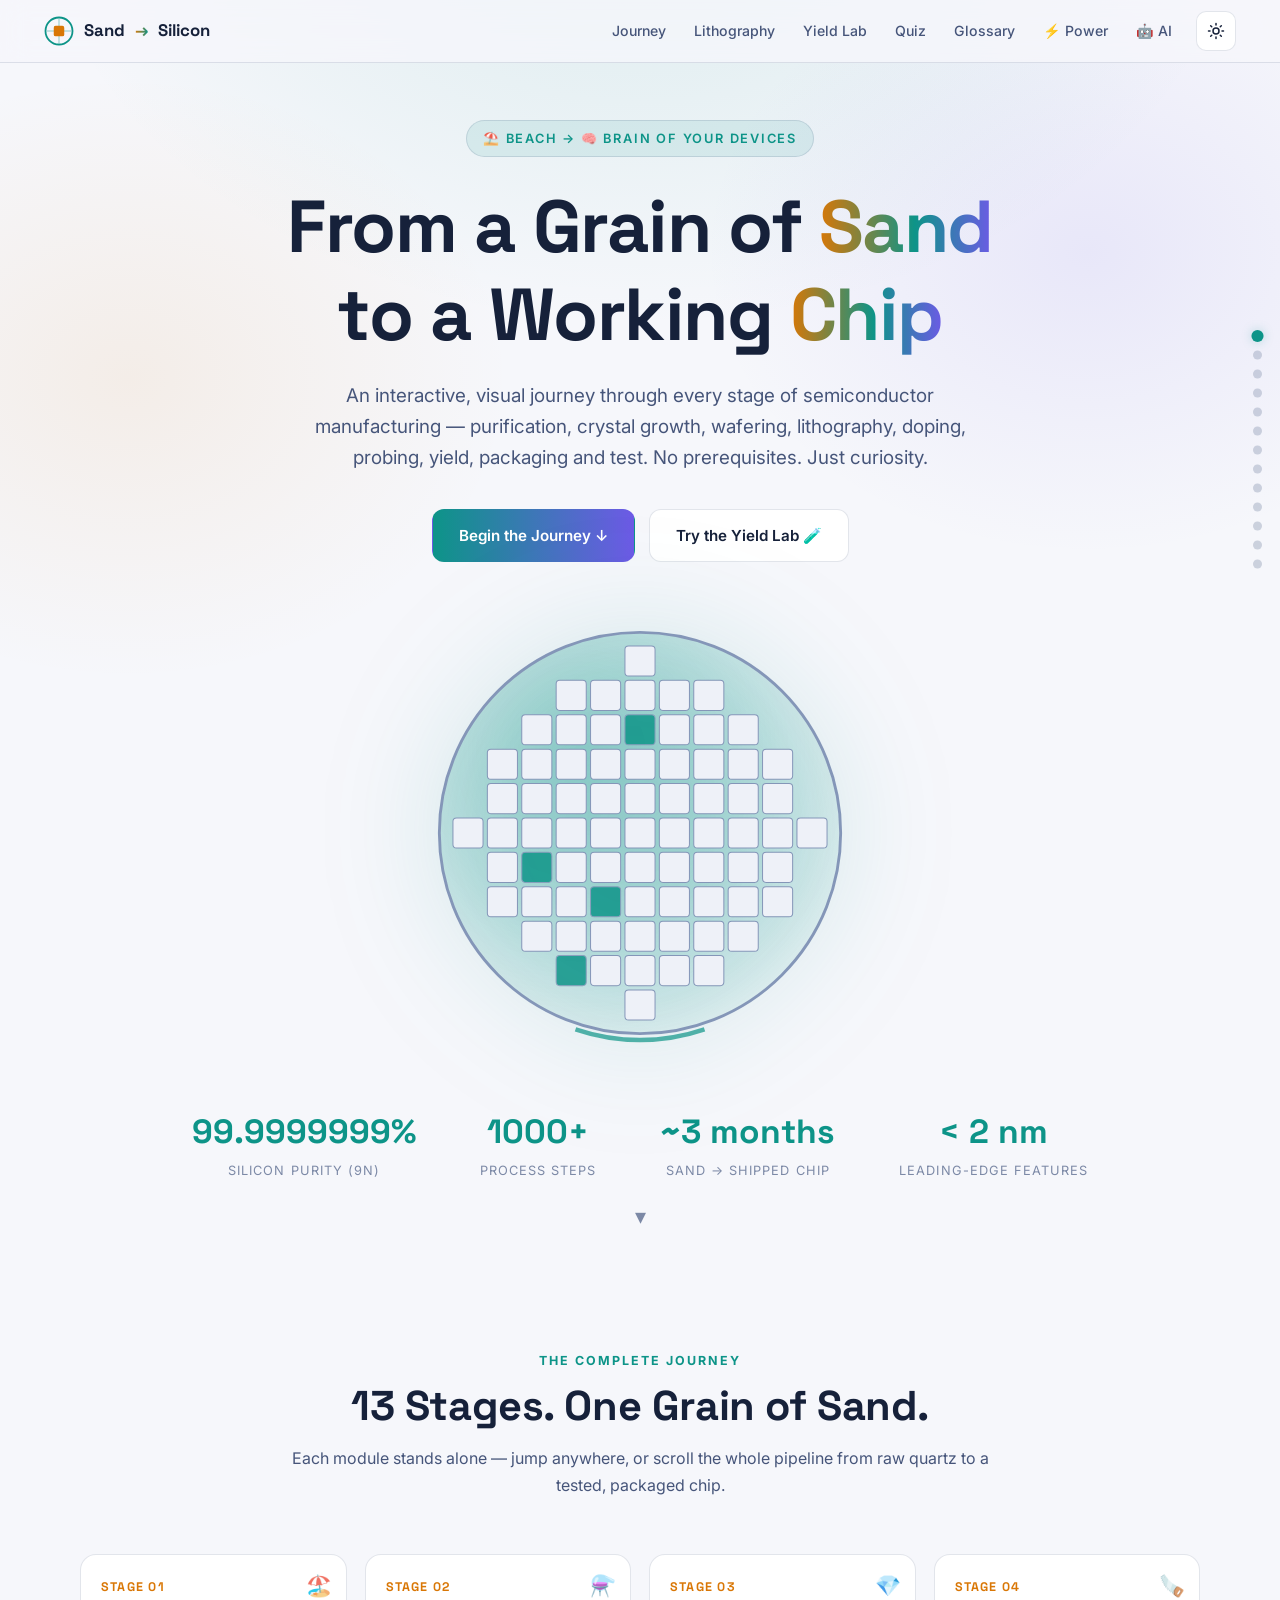
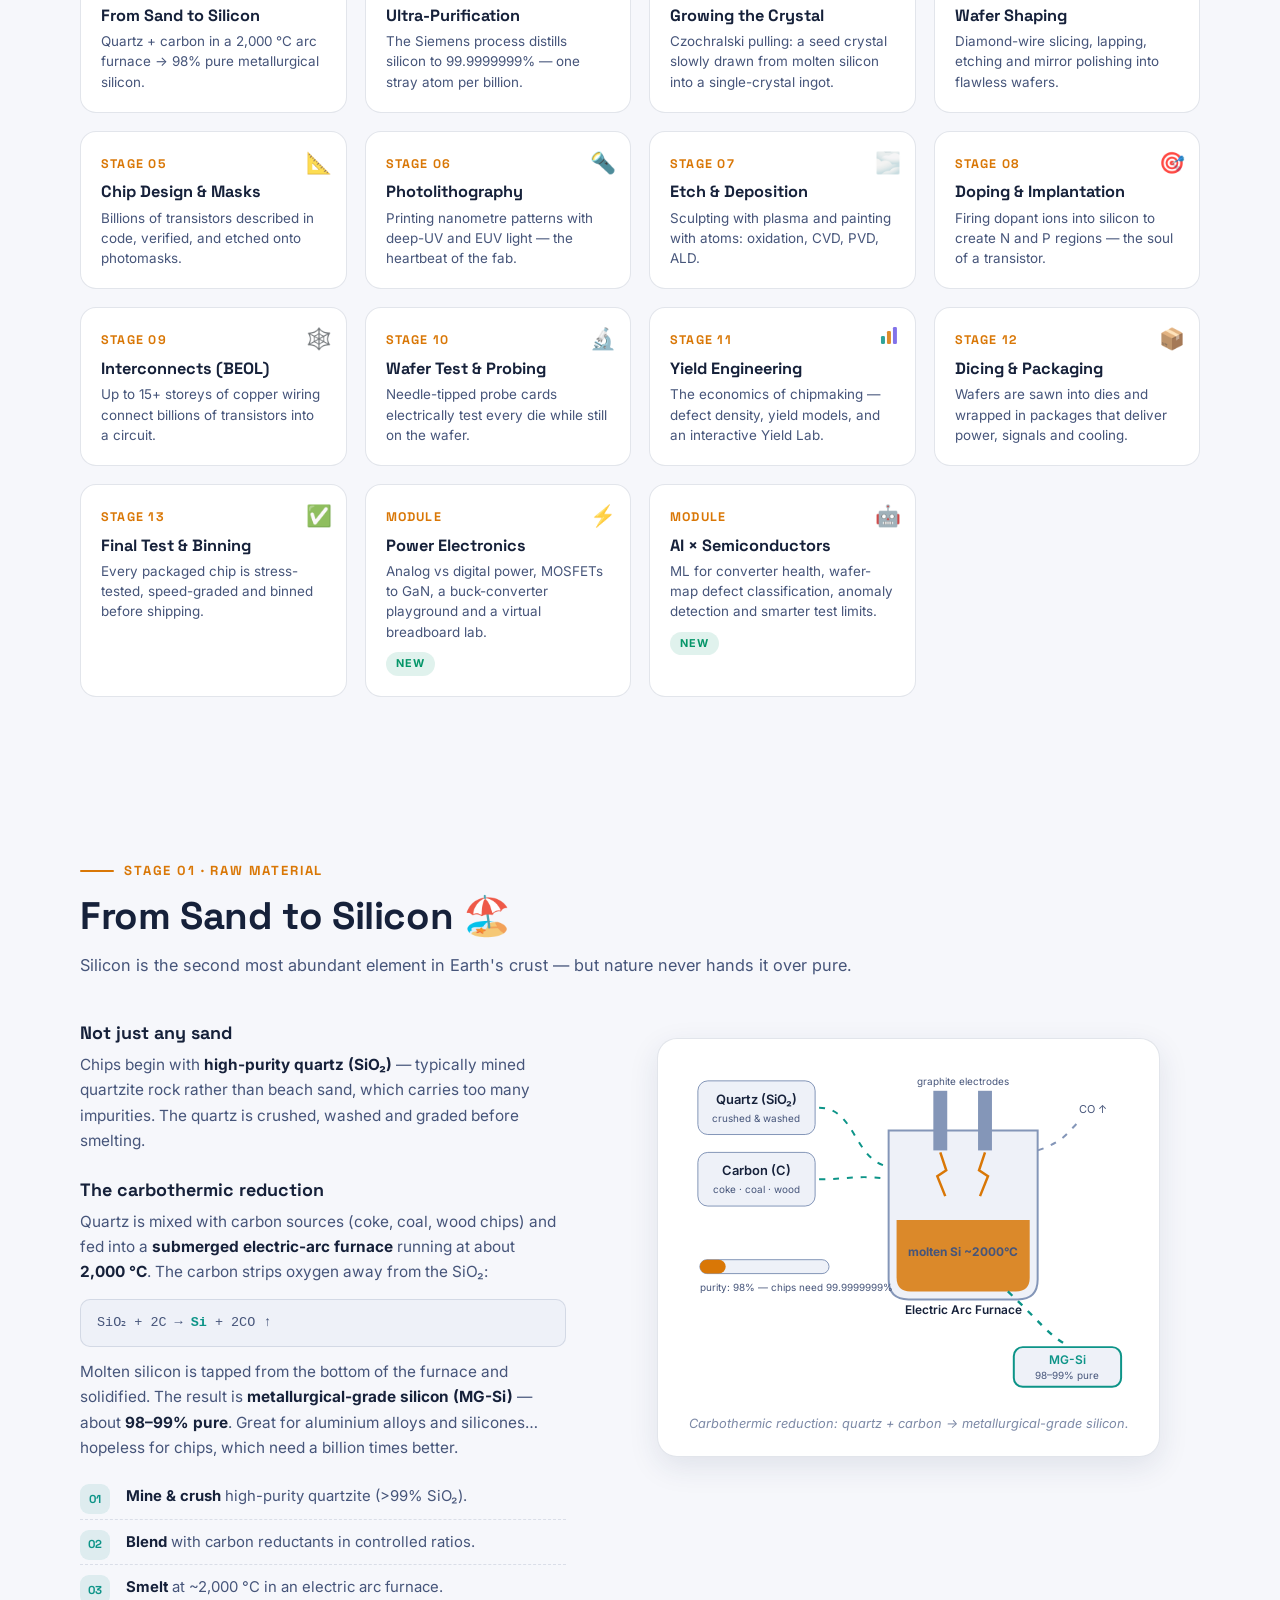
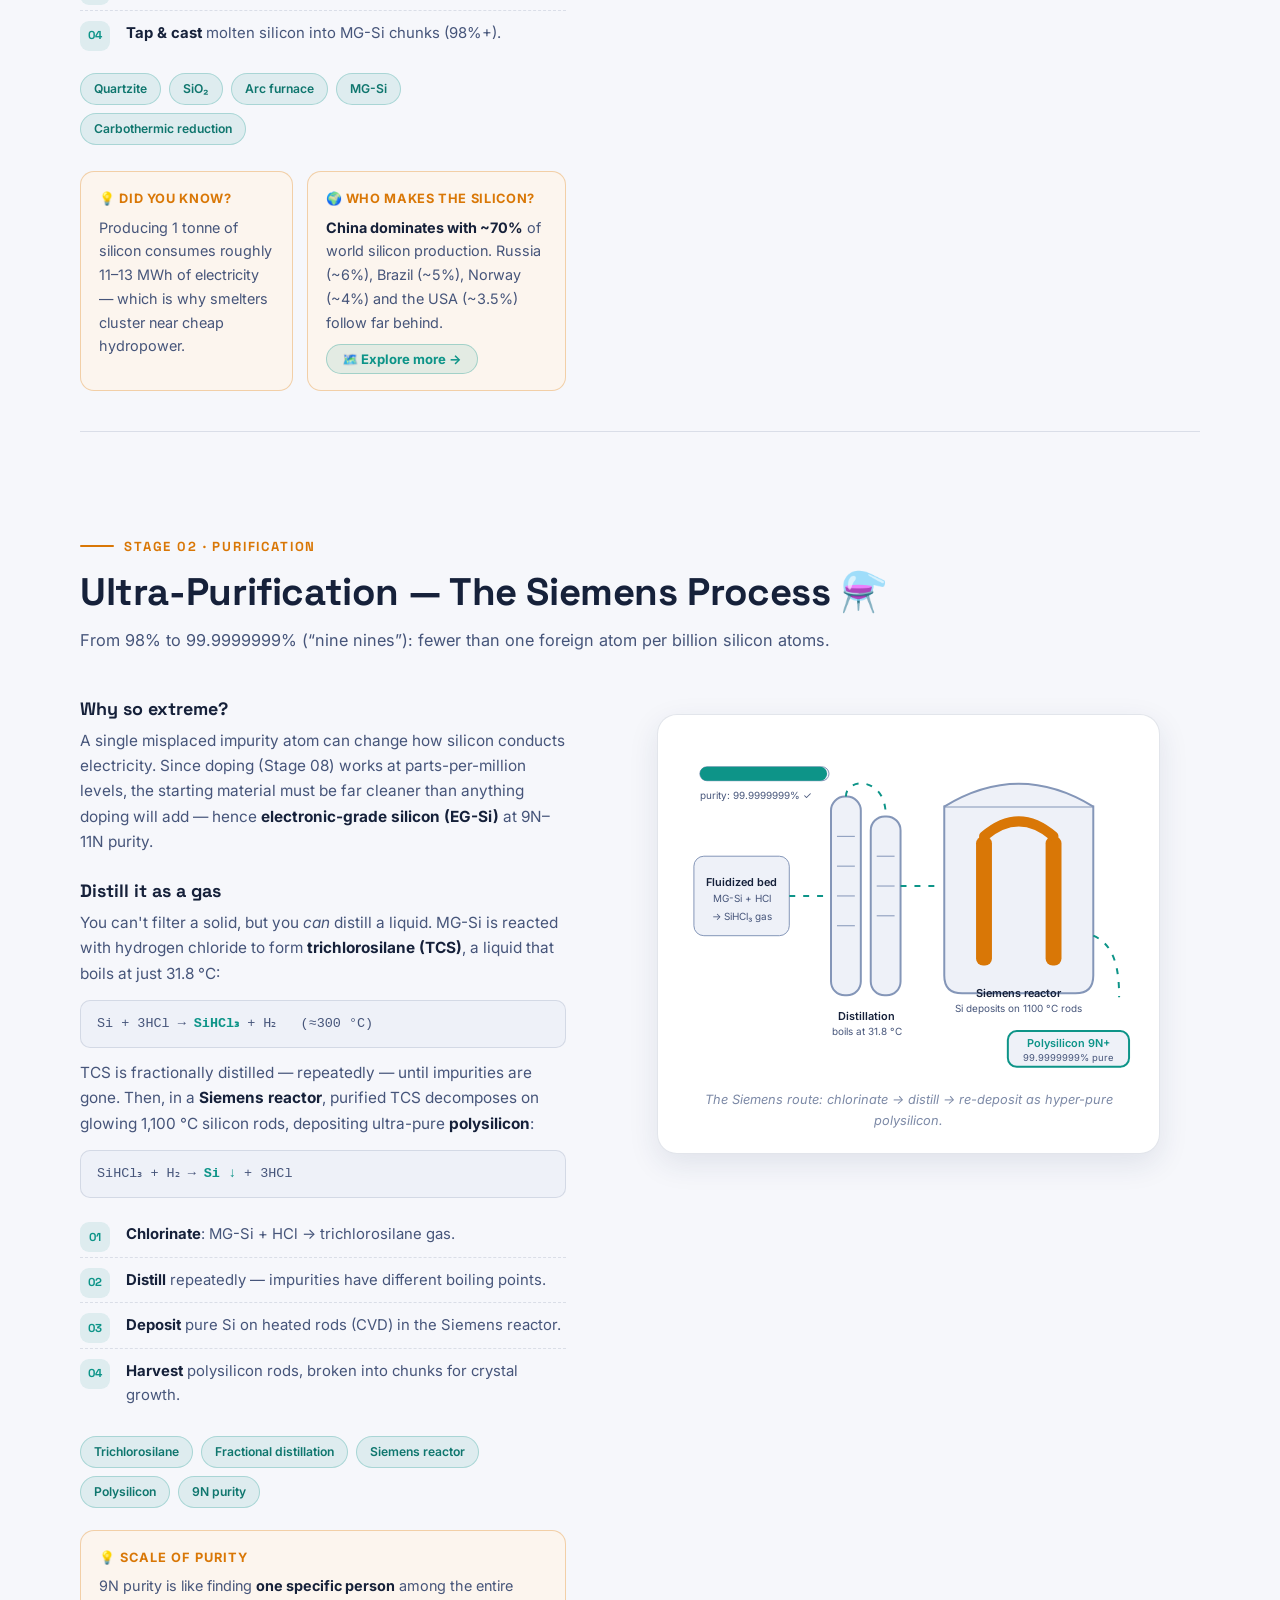
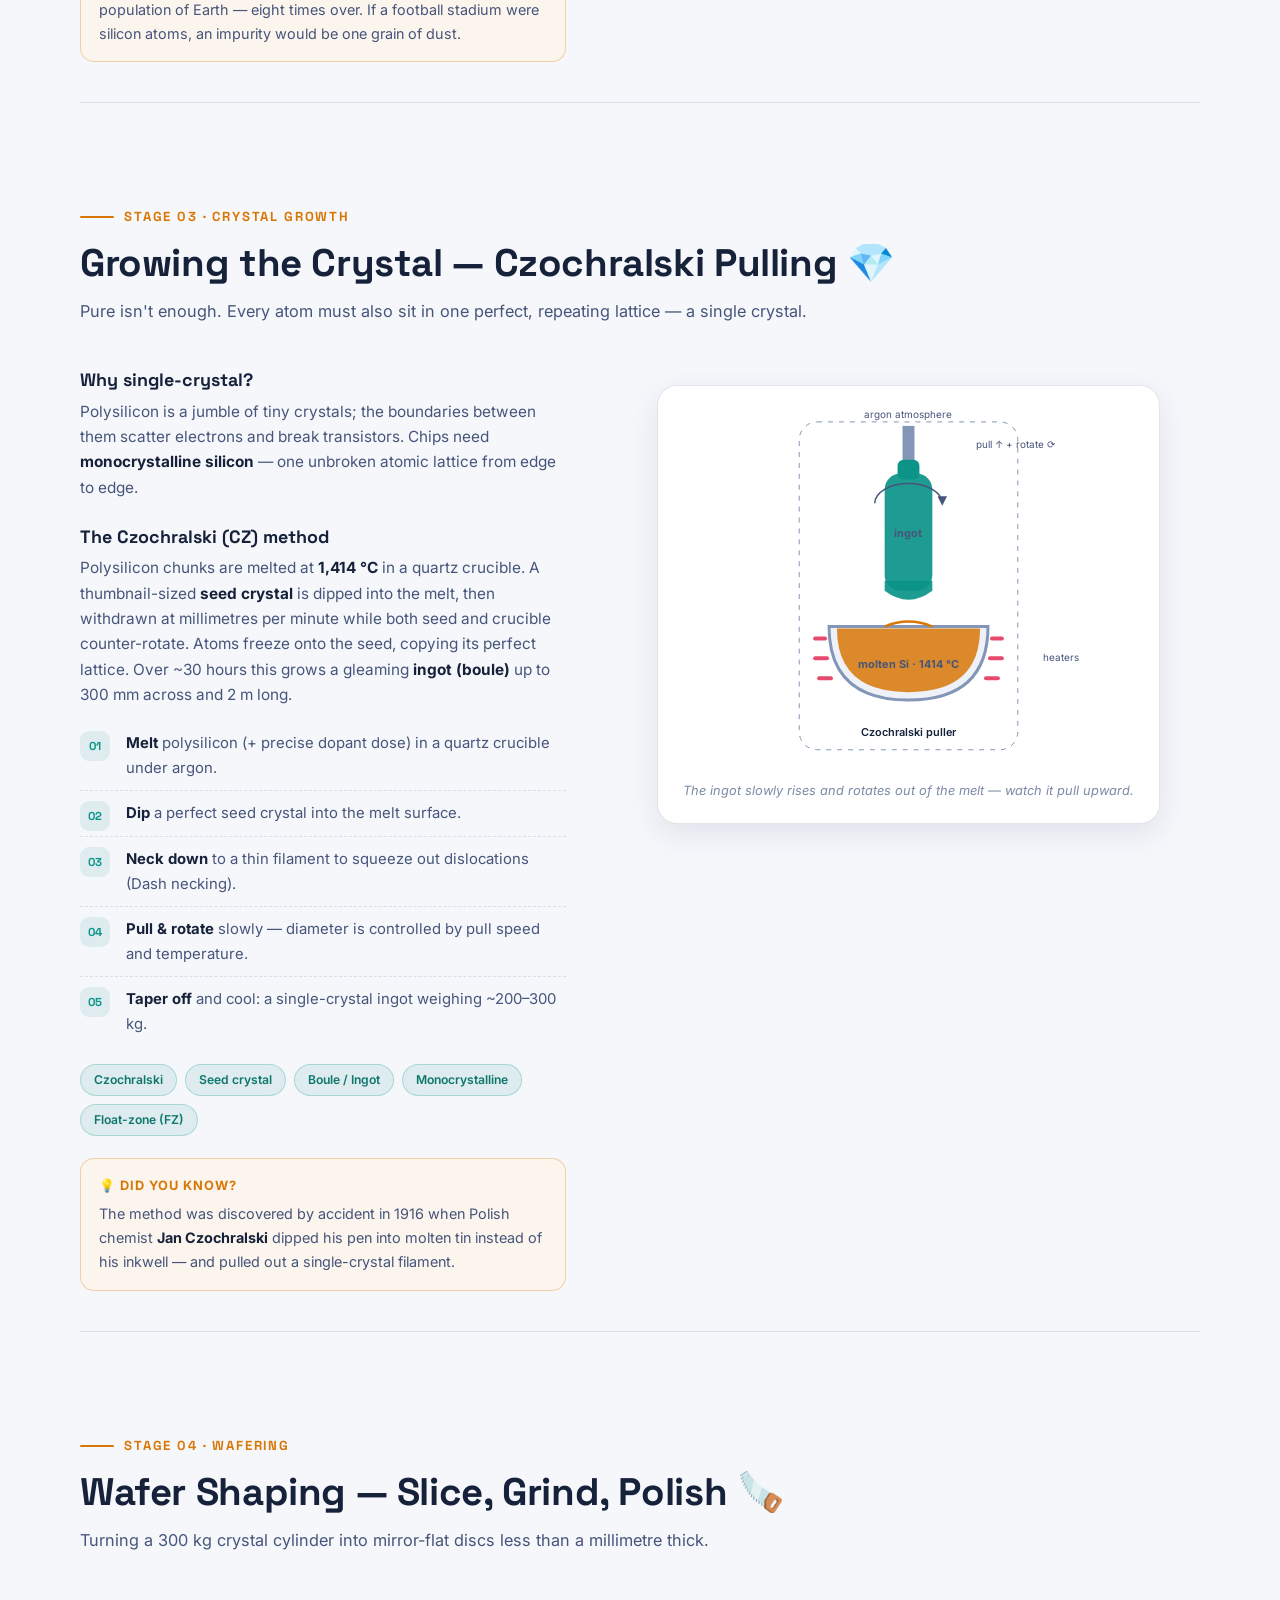
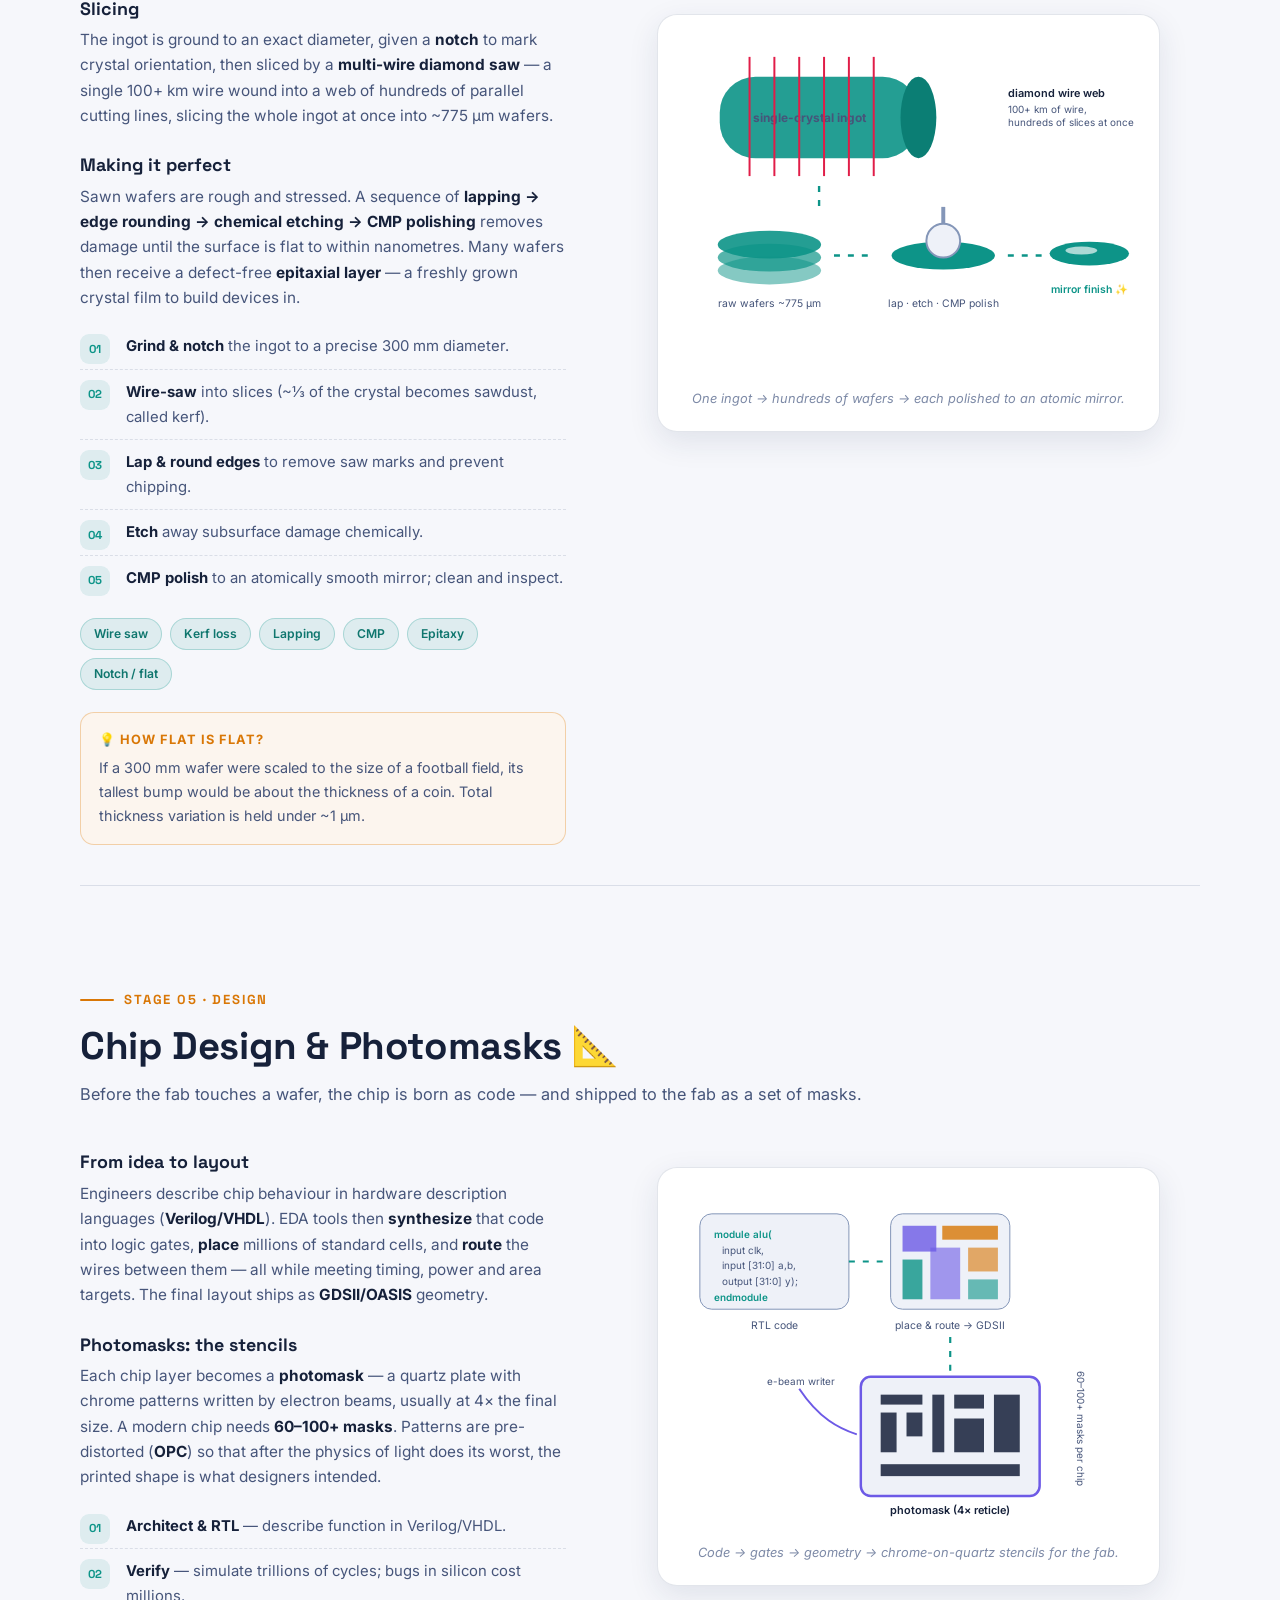
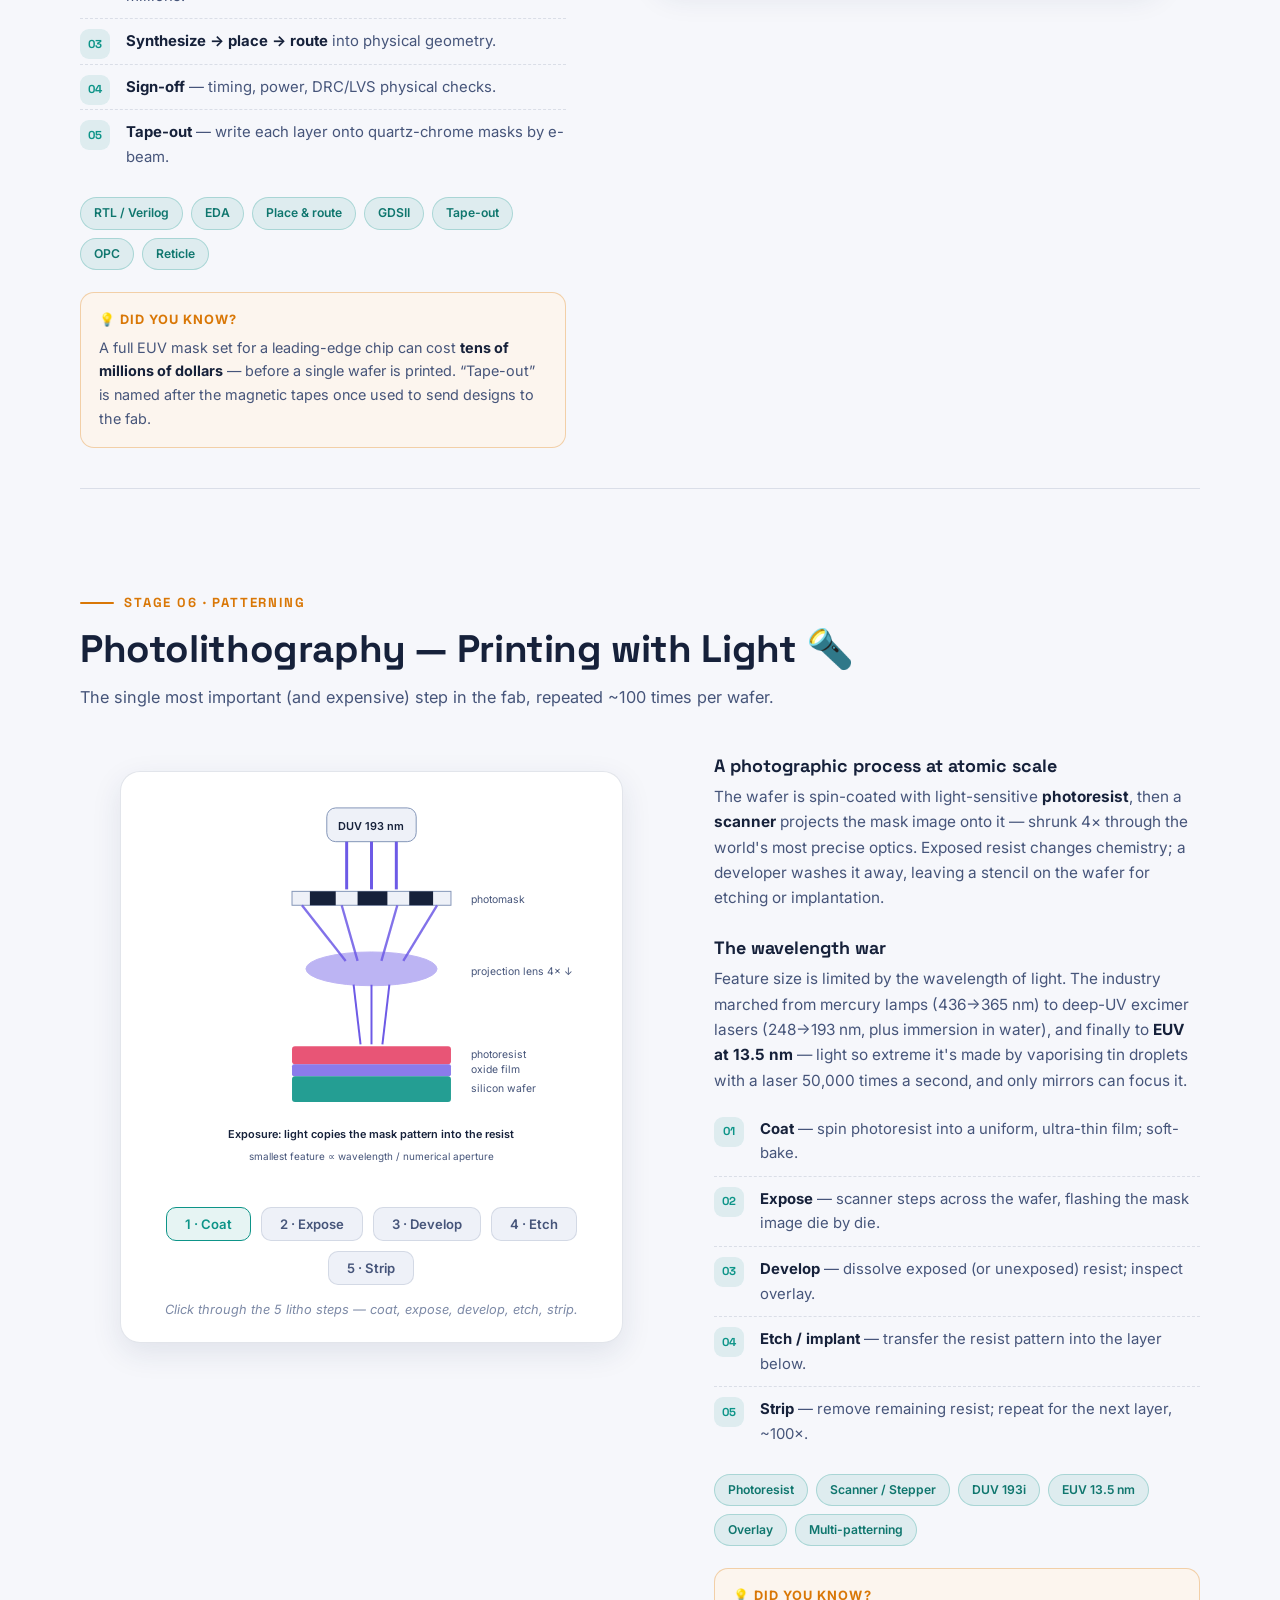
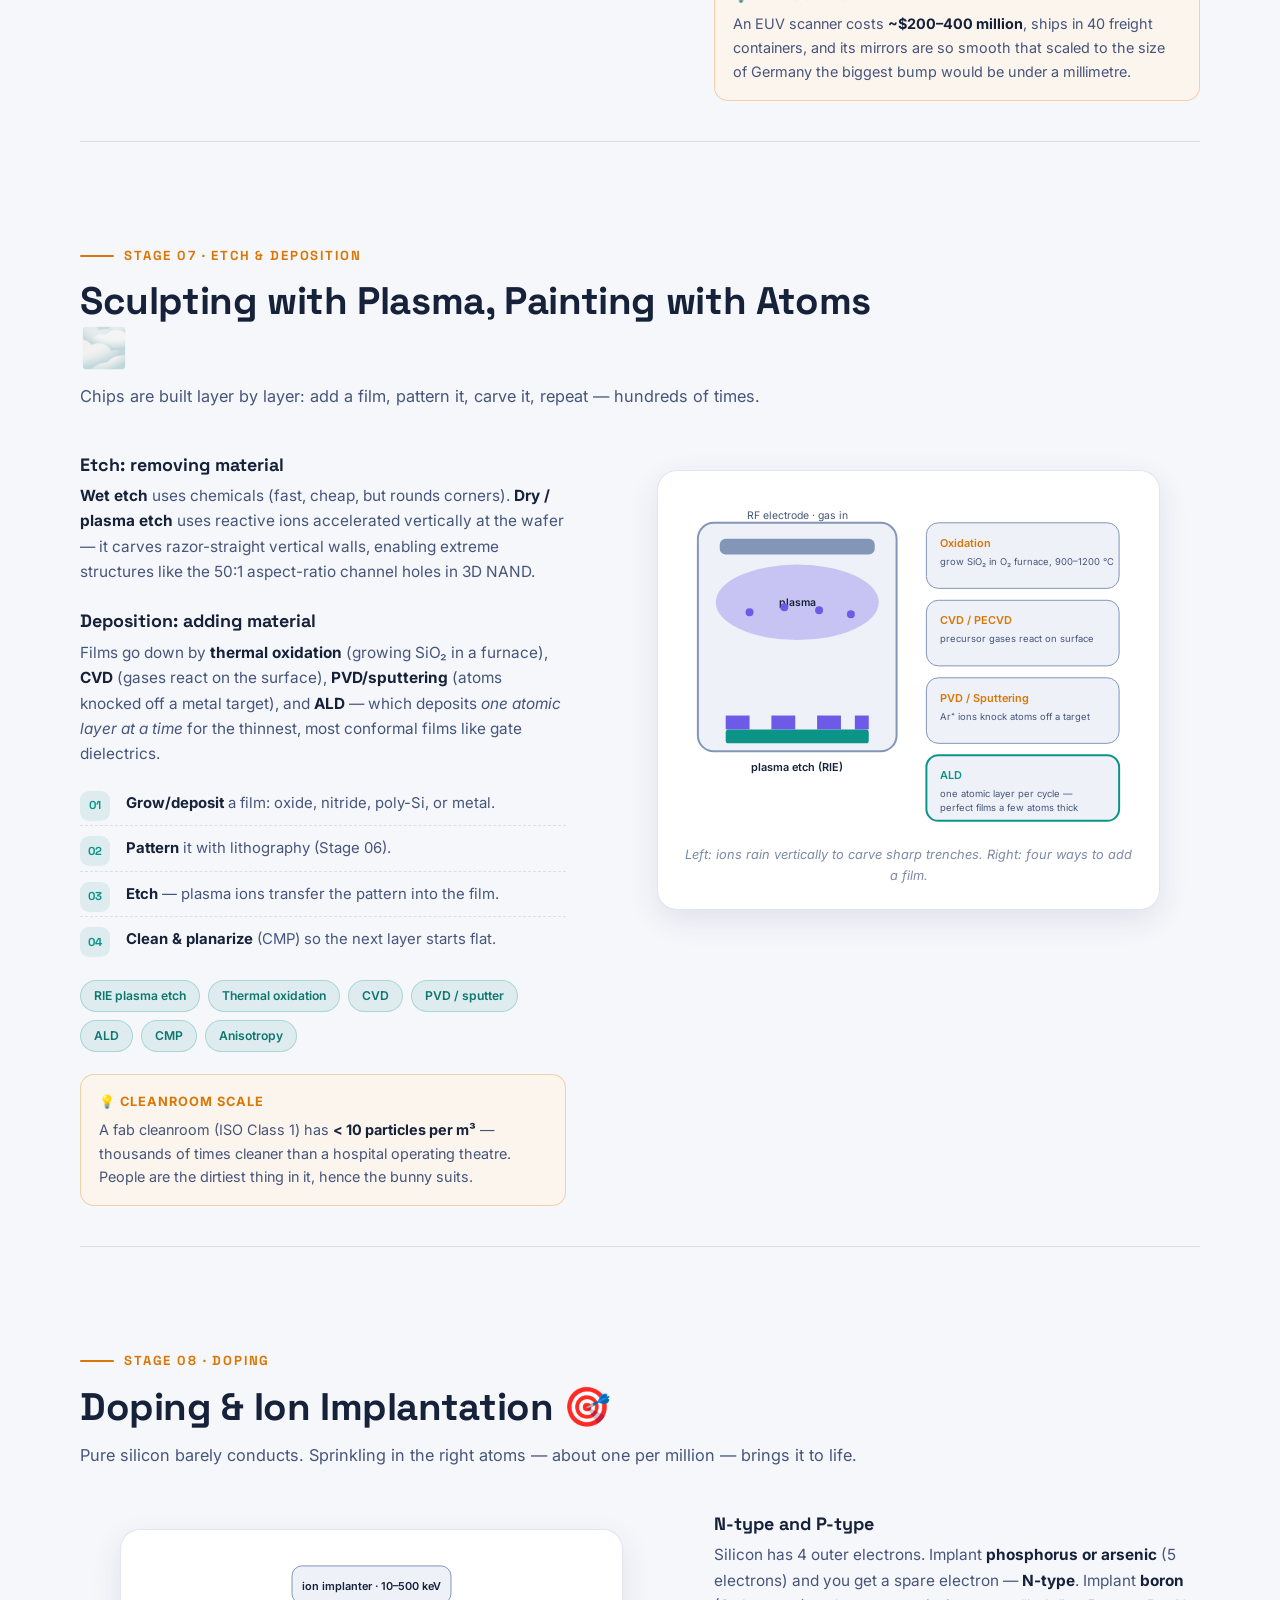
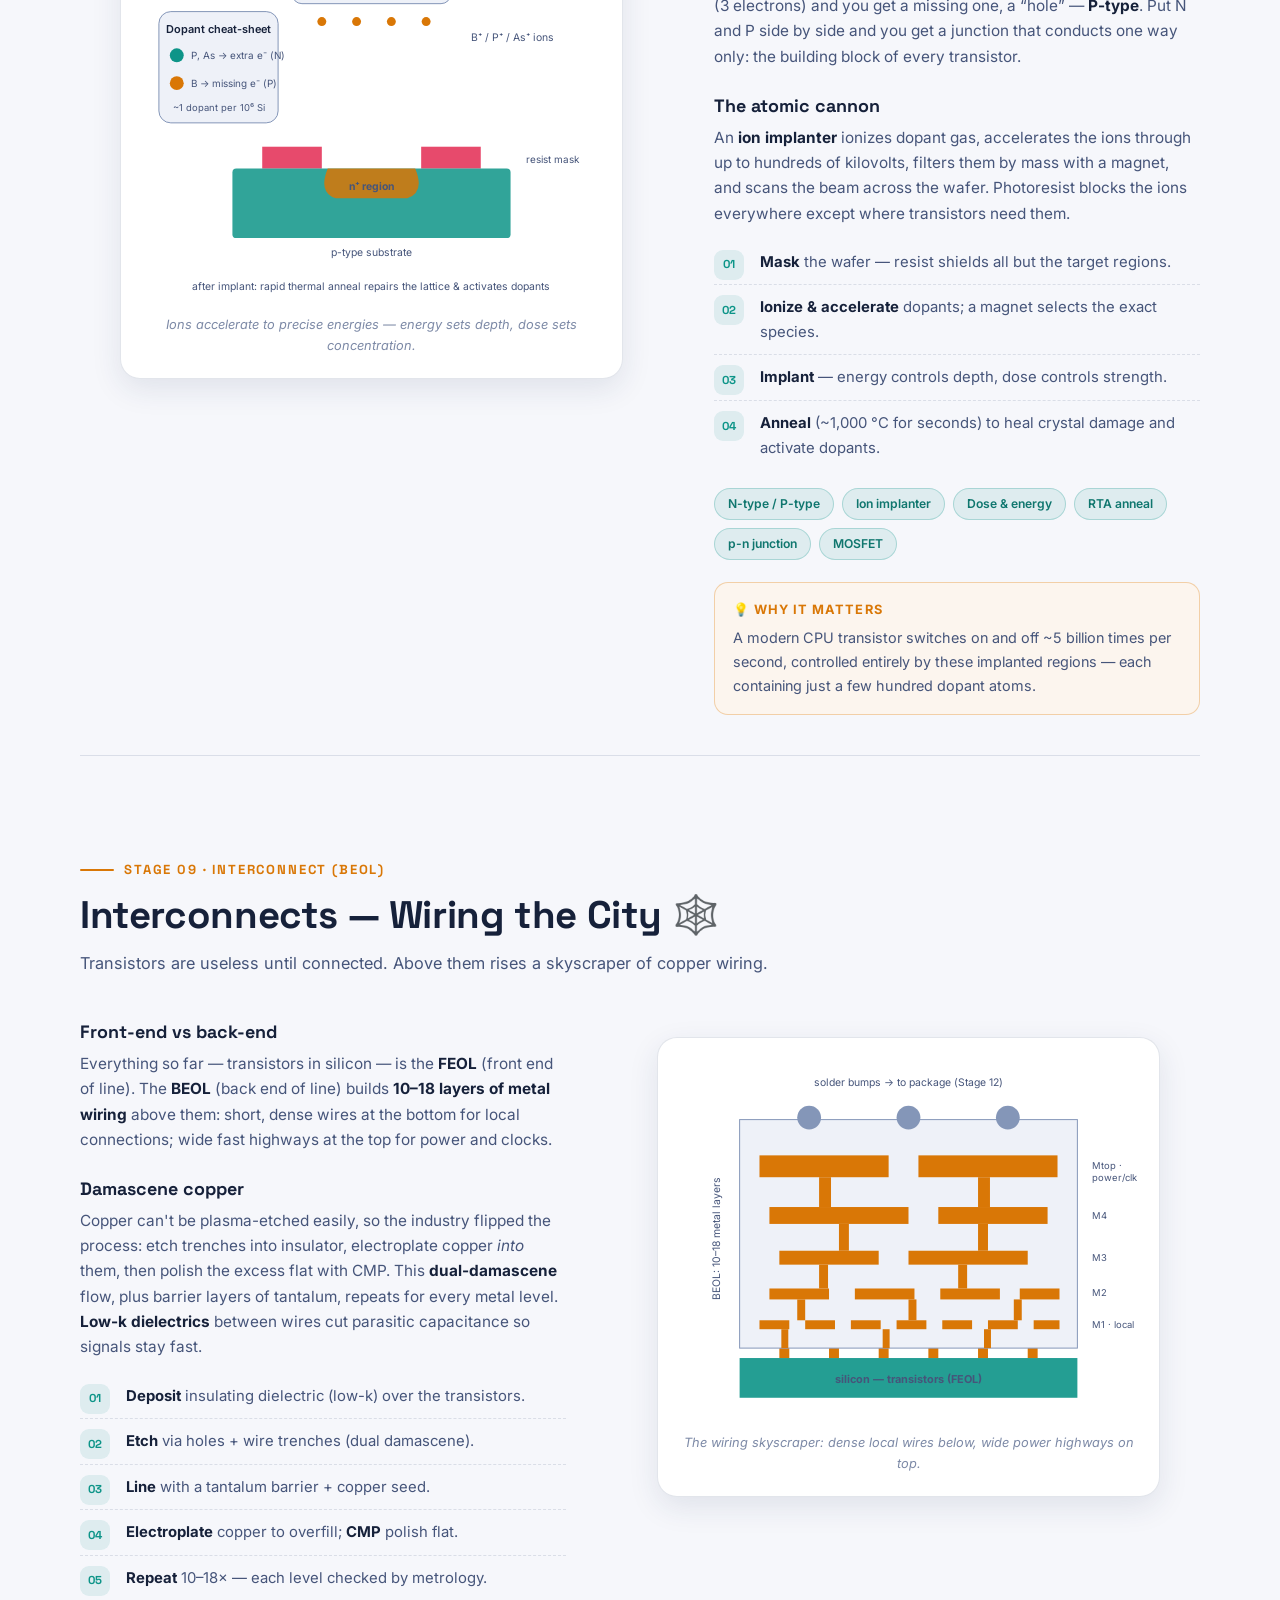
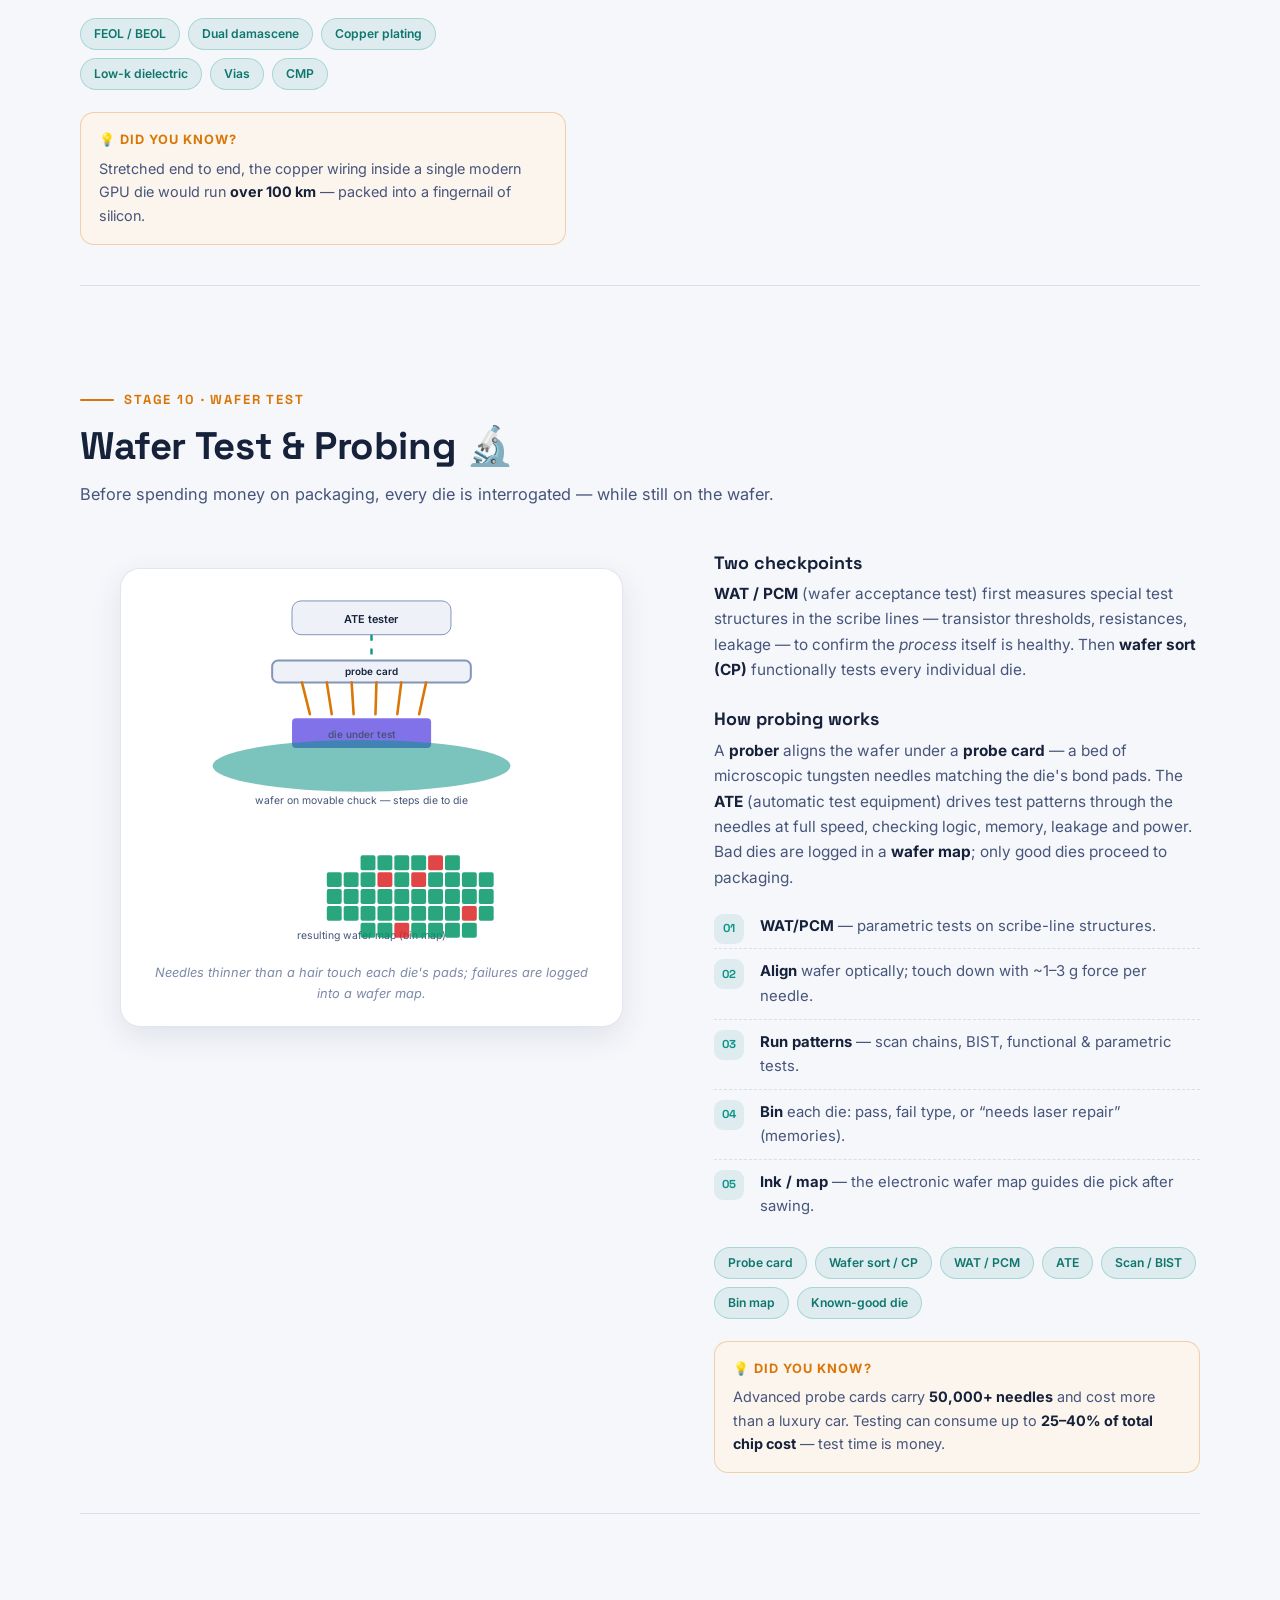
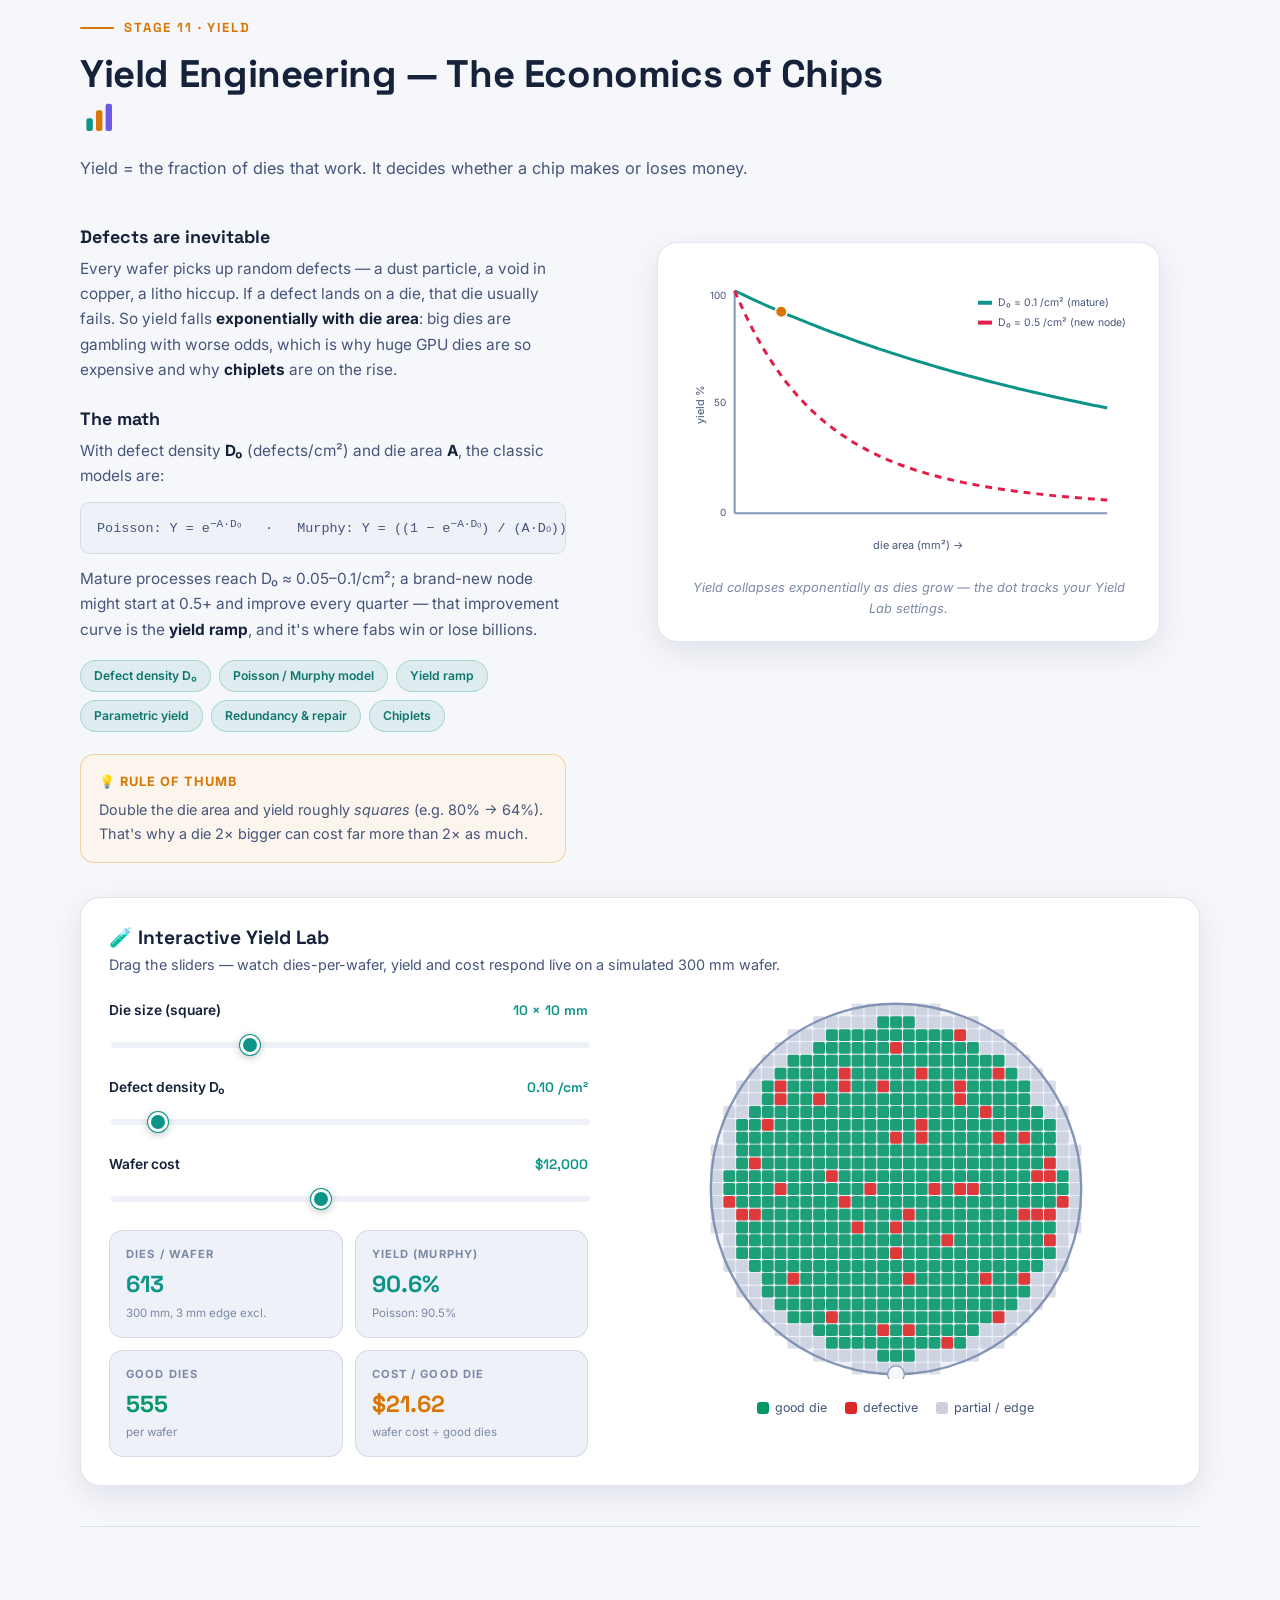
<file: index.html>
<!DOCTYPE html>
<html lang="en">
<head>
<meta charset="UTF-8" />
<meta name="viewport" content="width=device-width, initial-scale=1.0" />
<title>Sand to Silicon — The Interactive Journey of a Chip</title>
<meta name="description" content="An immersive, visual guide to how semiconductors are made — from quartz sand to purified silicon, crystal growth, wafers, lithography, doping, probing, yield, packaging and final test." />
<link rel="preconnect" href="https://fonts.googleapis.com" />
<link rel="preconnect" href="https://fonts.gstatic.com" crossorigin />
<link href="https://fonts.googleapis.com/css2?family=Inter:wght@400;500;600;700&family=Space+Grotesk:wght@500;600;700&display=swap" rel="stylesheet" />
<link rel="stylesheet" href="assets/css/style.css" />
<link rel="icon" href="data:image/svg+xml,<svg xmlns='http://www.w3.org/2000/svg' viewBox='0 0 100 100'><circle cx='50' cy='50' r='45' fill='%2338d6d0'/><rect x='30' y='30' width='40' height='40' fill='%23070b14' rx='4'/></svg>" />
<script>
  // Apply saved theme before paint to avoid flash
  (function () {
    var t = localStorage.getItem("s2s-theme");
    if (t === "light" || (!t && window.matchMedia("(prefers-color-scheme: light)").matches)) {
      document.documentElement.setAttribute("data-theme", "light");
    }
  })();
</script>
</head>
<body>

<!-- ================= NAV ================= -->
<nav class="topnav">
  <div class="topnav-inner">
    <a class="brand" href="#top">
      <svg class="brand-logo" viewBox="0 0 40 40" aria-hidden="true">
        <circle cx="20" cy="20" r="18" fill="none" stroke="var(--accent)" stroke-width="2.4"/>
        <line x1="20" y1="4" x2="20" y2="36" stroke="var(--accent)" stroke-width="1.1" opacity="0.55"/>
        <line x1="4" y1="20" x2="36" y2="20" stroke="var(--accent)" stroke-width="1.1" opacity="0.55"/>
        <line x1="11" y1="20" x2="29" y2="20" stroke="var(--accent)" stroke-width="1.1" opacity="0.55" transform="rotate(45 20 20)"/>
        <rect x="13" y="13" width="14" height="14" rx="2.5" fill="var(--accent-2)"/>
      </svg>
      Sand<span class="grad">→</span>Silicon
    </a>
    <div class="nav-links">
      <a href="#journey">Journey</a>
      <a href="#stage-6">Lithography</a>
      <a href="#stage-11">Yield Lab</a>
      <a href="#quiz">Quiz</a>
      <a href="#glossary">Glossary</a>
      <a href="power-electronics.html">⚡ Power</a>
      <a href="ai-semiconductors.html">🤖 AI</a>
      <button class="theme-toggle nav-keep" id="themeToggle" aria-label="Toggle light / dark mode" title="Toggle theme">
        <svg class="icon-moon" viewBox="0 0 24 24" fill="none" stroke="currentColor" stroke-width="2" stroke-linecap="round"><path d="M21 12.8A9 9 0 1 1 11.2 3a7 7 0 0 0 9.8 9.8z"/></svg>
        <svg class="icon-sun" viewBox="0 0 24 24" fill="none" stroke="currentColor" stroke-width="2" stroke-linecap="round"><circle cx="12" cy="12" r="4"/><path d="M12 2v2m0 16v2M4.9 4.9l1.4 1.4m11.4 11.4 1.4 1.4M2 12h2m16 0h2M4.9 19.1l1.4-1.4m11.4-11.4 1.4-1.4"/></svg>
      </button>
    </div>
  </div>
  <div class="progress-bar" id="progressBar"></div>
</nav>

<!-- side journey dots injected by JS -->
<nav class="journey-dots" id="journeyDots" aria-label="Stage navigation"></nav>

<!-- ================= HERO ================= -->
<header class="hero" id="top">
  <span class="hero-kicker">⛱️ Beach → 🧠 Brain of your devices</span>
  <h1>From a Grain of <span class="grad">Sand</span><br/>to a Working <span class="grad">Chip</span></h1>
  <p class="sub">
    An interactive, visual journey through every stage of semiconductor manufacturing —
    purification, crystal growth, wafering, lithography, doping, probing, yield, packaging
    and test. No prerequisites. Just curiosity.
  </p>
  <div class="hero-cta">
    <a class="btn btn-primary" href="#stage-1">Begin the Journey ↓</a>
    <a class="btn btn-ghost" href="#stage-11">Try the Yield Lab 🧪</a>
  </div>

  <!-- animated wafer -->
  <svg class="hero-wafer" id="heroWafer" viewBox="0 0 300 300" aria-label="Animated silicon wafer">
    <defs>
      <radialGradient id="wshine" cx="35%" cy="30%" r="80%">
        <stop offset="0%" stop-color="var(--accent)" stop-opacity="0.35"/>
        <stop offset="100%" stop-color="var(--accent)" stop-opacity="0.05"/>
      </radialGradient>
    </defs>
    <circle cx="150" cy="150" r="140" fill="url(#wshine)" stroke="var(--dgm-stroke)" stroke-width="2"/>
    <path d="M 105 287 A 140 140 0 0 0 195 287" fill="none" stroke="var(--accent)" stroke-width="3" opacity="0.7"/>
    <g id="heroDice"></g>
  </svg>

  <div class="hero-stats">
    <div class="hero-stat"><div class="num">99.9999999%</div><div class="lbl">silicon purity (9N)</div></div>
    <div class="hero-stat"><div class="num">1000+</div><div class="lbl">process steps</div></div>
    <div class="hero-stat"><div class="num">~3 months</div><div class="lbl">sand → shipped chip</div></div>
    <div class="hero-stat"><div class="num">&lt; 2 nm</div><div class="lbl">leading-edge features</div></div>
  </div>
  <div class="scroll-hint">▾</div>
</header>

<main>

<!-- ================= JOURNEY MAP ================= -->
<section class="journey container" id="journey">
  <div class="section-head reveal">
    <div class="eyebrow">The Complete Journey</div>
    <h2>13 Stages. One Grain of Sand.</h2>
    <p>Each module stands alone — jump anywhere, or scroll the whole pipeline from raw quartz to a tested, packaged chip.</p>
  </div>
  <div class="module-grid reveal" id="moduleGrid">
    <a class="module-card" href="#stage-1"><span class="m-icon">🏖️</span><div class="m-num">STAGE 01</div><h3>From Sand to Silicon</h3><p>Quartz + carbon in a 2,000&nbsp;°C arc furnace → 98% pure metallurgical silicon.</p></a>
    <a class="module-card" href="#stage-2"><span class="m-icon">⚗️</span><div class="m-num">STAGE 02</div><h3>Ultra-Purification</h3><p>The Siemens process distills silicon to 99.9999999% — one stray atom per billion.</p></a>
    <a class="module-card" href="#stage-3"><span class="m-icon">💎</span><div class="m-num">STAGE 03</div><h3>Growing the Crystal</h3><p>Czochralski pulling: a seed crystal slowly drawn from molten silicon into a single-crystal ingot.</p></a>
    <a class="module-card" href="#stage-4"><span class="m-icon">🪚</span><div class="m-num">STAGE 04</div><h3>Wafer Shaping</h3><p>Diamond-wire slicing, lapping, etching and mirror polishing into flawless wafers.</p></a>
    <a class="module-card" href="#stage-5"><span class="m-icon">📐</span><div class="m-num">STAGE 05</div><h3>Chip Design & Masks</h3><p>Billions of transistors described in code, verified, and etched onto photomasks.</p></a>
    <a class="module-card" href="#stage-6"><span class="m-icon">🔦</span><div class="m-num">STAGE 06</div><h3>Photolithography</h3><p>Printing nanometre patterns with deep-UV and EUV light — the heartbeat of the fab.</p></a>
    <a class="module-card" href="#stage-7"><span class="m-icon">🌫️</span><div class="m-num">STAGE 07</div><h3>Etch & Deposition</h3><p>Sculpting with plasma and painting with atoms: oxidation, CVD, PVD, ALD.</p></a>
    <a class="module-card" href="#stage-8"><span class="m-icon">🎯</span><div class="m-num">STAGE 08</div><h3>Doping & Implantation</h3><p>Firing dopant ions into silicon to create N and P regions — the soul of a transistor.</p></a>
    <a class="module-card" href="#stage-9"><span class="m-icon">🕸️</span><div class="m-num">STAGE 09</div><h3>Interconnects (BEOL)</h3><p>Up to 15+ storeys of copper wiring connect billions of transistors into a circuit.</p></a>
    <a class="module-card" href="#stage-10"><span class="m-icon">🔬</span><div class="m-num">STAGE 10</div><h3>Wafer Test & Probing</h3><p>Needle-tipped probe cards electrically test every die while still on the wafer.</p></a>
    <a class="module-card" href="#stage-11"><span class="m-icon"><svg class="h-icon" viewBox="0 0 24 24" aria-hidden="true"><rect x="4" y="12" width="4" height="8" rx="1.3" fill="var(--accent)"/><rect x="10" y="7" width="4" height="13" rx="1.3" fill="var(--accent-2)"/><rect x="16" y="3" width="4" height="17" rx="1.3" fill="var(--accent-3)"/></svg></span><div class="m-num">STAGE 11</div><h3>Yield Engineering</h3><p>The economics of chipmaking — defect density, yield models, and an interactive Yield Lab.</p></a>
    <a class="module-card" href="#stage-12"><span class="m-icon">📦</span><div class="m-num">STAGE 12</div><h3>Dicing & Packaging</h3><p>Wafers are sawn into dies and wrapped in packages that deliver power, signals and cooling.</p></a>
    <a class="module-card" href="#stage-13"><span class="m-icon">✅</span><div class="m-num">STAGE 13</div><h3>Final Test & Binning</h3><p>Every packaged chip is stress-tested, speed-graded and binned before shipping.</p></a>
    <a class="module-card" href="power-electronics.html"><span class="m-icon">⚡</span><div class="m-num">MODULE</div><h3>Power Electronics</h3><p>Analog vs digital power, MOSFETs to GaN, a buck-converter playground and a virtual breadboard lab.</p><span class="badge-soon" style="color:var(--good); background:color-mix(in srgb, var(--good) 12%, transparent);">New</span></a>
    <a class="module-card" href="ai-semiconductors.html"><span class="m-icon">🤖</span><div class="m-num">MODULE</div><h3>AI × Semiconductors</h3><p>ML for converter health, wafer-map defect classification, anomaly detection and smarter test limits.</p><span class="badge-soon" style="color:var(--good); background:color-mix(in srgb, var(--good) 12%, transparent);">New</span></a>
  </div>
</section>

<!-- ================= STAGE 01 ================= -->
<section class="stage container" id="stage-1">
  <div class="stage-header reveal">
    <span class="stage-num">STAGE 01 · RAW MATERIAL</span>
    <h2>From Sand to Silicon 🏖️</h2>
    <p class="stage-tag">Silicon is the second most abundant element in Earth's crust — but nature never hands it over pure.</p>
  </div>
  <div class="stage-body">
    <div class="stage-text reveal">
      <h3>Not just any sand</h3>
      <p>Chips begin with <strong>high-purity quartz (SiO₂)</strong> — typically mined quartzite rock rather than beach sand, which carries too many impurities. The quartz is crushed, washed and graded before smelting.</p>
      <h3>The carbothermic reduction</h3>
      <p>Quartz is mixed with carbon sources (coke, coal, wood chips) and fed into a <strong>submerged electric-arc furnace</strong> running at about <strong>2,000&nbsp;°C</strong>. The carbon strips oxygen away from the SiO₂:</p>
      <div class="formula">SiO₂ + 2C → <b>Si</b> + 2CO&nbsp;↑</div>
      <p>Molten silicon is tapped from the bottom of the furnace and solidified. The result is <strong>metallurgical-grade silicon (MG-Si)</strong> — about <strong>98–99% pure</strong>. Great for aluminium alloys and silicones… hopeless for chips, which need a billion times better.</p>
      <ol class="step-list">
        <li><strong>Mine & crush</strong> high-purity quartzite (&gt;99% SiO₂).</li>
        <li><strong>Blend</strong> with carbon reductants in controlled ratios.</li>
        <li><strong>Smelt</strong> at ~2,000&nbsp;°C in an electric arc furnace.</li>
        <li><strong>Tap & cast</strong> molten silicon into MG-Si chunks (98%+).</li>
      </ol>
      <div class="term-chips">
        <span class="chip">Quartzite</span><span class="chip">SiO₂</span><span class="chip">Arc furnace</span><span class="chip">MG-Si</span><span class="chip">Carbothermic reduction</span>
      </div>
      <div class="fact-row">
        <div class="fact-card"><div class="fc-title">💡 Did you know?</div>
          Producing 1 tonne of silicon consumes roughly 11–13&nbsp;MWh of electricity — which is why smelters cluster near cheap hydropower.
        </div>
        <div class="fact-card"><div class="fc-title">🌍 Who makes the silicon?</div>
          <strong>China dominates with ~70%</strong> of world silicon production. Russia (~6%), Brazil (~5%), Norway (~4%) and the USA (~3.5%) follow far behind.<br/>
          <button class="explore-link" id="openSiliconMap" aria-haspopup="dialog">🗺️ Explore more →</button>
        </div>
      </div>
    </div>
    <figure class="stage-figure reveal">
      <svg class="dgm" viewBox="0 0 460 340" role="img" aria-label="Arc furnace converting quartz and carbon to metallurgical silicon">
        <!-- inputs -->
        <g>
          <rect x="18" y="20" width="118" height="54" rx="10" fill="var(--dgm-fill)" stroke="var(--dgm-stroke)"/>
          <text x="77" y="43" text-anchor="middle" font-size="13" class="t-strong">Quartz (SiO₂)</text>
          <text x="77" y="61" text-anchor="middle" font-size="10">crushed & washed</text>
          <rect x="18" y="92" width="118" height="54" rx="10" fill="var(--dgm-fill)" stroke="var(--dgm-stroke)"/>
          <text x="77" y="115" text-anchor="middle" font-size="13" class="t-strong">Carbon (C)</text>
          <text x="77" y="133" text-anchor="middle" font-size="10">coke · coal · wood</text>
          <path d="M140 47 C 175 47 175 95 205 105" fill="none" stroke="var(--accent)" stroke-width="2" class="anim-flow"/>
          <path d="M140 119 C 172 119 175 115 205 118" fill="none" stroke="var(--accent)" stroke-width="2" class="anim-flow"/>
        </g>
        <!-- furnace -->
        <g>
          <path d="M210 70 h150 v150 q0 20 -20 20 h-110 q-20 0 -20 -20 Z" fill="var(--dgm-fill)" stroke="var(--dgm-stroke)" stroke-width="2"/>
          <rect x="255" y="30" width="14" height="60" fill="var(--dgm-stroke)"/>
          <rect x="300" y="30" width="14" height="60" fill="var(--dgm-stroke)"/>
          <text x="285" y="24" text-anchor="middle" font-size="10">graphite electrodes</text>
          <!-- melt -->
          <path d="M218 160 h134 v58 q0 14 -14 14 h-106 q-14 0 -14 -14 Z" fill="var(--dgm-metal)" opacity="0.85" class="anim-glow"/>
          <text x="285" y="196" text-anchor="middle" font-size="12" fill="#3a2404" font-weight="700">molten Si ~2000°C</text>
          <!-- arcs -->
          <path d="M262 92 l6 18 l-9 6 l8 20" fill="none" stroke="var(--accent-2)" stroke-width="2.5" class="anim-beam"/>
          <path d="M307 92 l-6 18 l9 6 l-8 20" fill="none" stroke="var(--accent-2)" stroke-width="2.5" class="anim-beam"/>
          <text x="285" y="255" text-anchor="middle" font-size="12" class="t-strong">Electric Arc Furnace</text>
        </g>
        <!-- CO out -->
        <path d="M360 90 C 390 80 390 70 405 58" fill="none" stroke="var(--dgm-stroke)" stroke-width="2" class="anim-flow"/>
        <text x="416" y="52" text-anchor="middle" font-size="11">CO ↑</text>
        <!-- output -->
        <path d="M330 232 C 360 260 370 275 388 285" fill="none" stroke="var(--accent)" stroke-width="2.4" class="anim-flow"/>
        <rect x="336" y="288" width="108" height="40" rx="9" fill="var(--dgm-fill)" stroke="var(--dgm-si)" stroke-width="2"/>
        <text x="390" y="305" text-anchor="middle" font-size="12" class="t-accent">MG-Si</text>
        <text x="390" y="320" text-anchor="middle" font-size="10">98–99% pure</text>
        <!-- purity meter -->
        <g>
          <rect x="20" y="200" width="130" height="14" rx="7" fill="var(--bg-inset)" stroke="var(--dgm-stroke)"/>
          <rect x="20" y="200" width="26" height="14" rx="7" fill="var(--accent-2)"/>
          <text x="20" y="232" font-size="10">purity: 98% — chips need 99.9999999%</text>
        </g>
      </svg>
      <figcaption>Carbothermic reduction: quartz + carbon → metallurgical-grade silicon.</figcaption>
    </figure>
  </div>
</section>

<!-- ================= STAGE 02 ================= -->
<section class="stage container" id="stage-2">
  <div class="stage-header reveal">
    <span class="stage-num">STAGE 02 · PURIFICATION</span>
    <h2>Ultra-Purification — The Siemens Process ⚗️</h2>
    <p class="stage-tag">From 98% to 99.9999999% (“nine nines”): fewer than one foreign atom per billion silicon atoms.</p>
  </div>
  <div class="stage-body">
    <div class="stage-text reveal">
      <h3>Why so extreme?</h3>
      <p>A single misplaced impurity atom can change how silicon conducts electricity. Since doping (Stage&nbsp;08) works at parts-per-million levels, the starting material must be far cleaner than anything doping will add — hence <strong>electronic-grade silicon (EG-Si)</strong> at 9N–11N purity.</p>
      <h3>Distill it as a gas</h3>
      <p>You can't filter a solid, but you <em>can</em> distill a liquid. MG-Si is reacted with hydrogen chloride to form <strong>trichlorosilane (TCS)</strong>, a liquid that boils at just 31.8&nbsp;°C:</p>
      <div class="formula">Si + 3HCl → <b>SiHCl₃</b> + H₂ &nbsp;&nbsp;(≈300&nbsp;°C)</div>
      <p>TCS is fractionally distilled — repeatedly — until impurities are gone. Then, in a <strong>Siemens reactor</strong>, purified TCS decomposes on glowing 1,100&nbsp;°C silicon rods, depositing ultra-pure <strong>polysilicon</strong>:</p>
      <div class="formula">SiHCl₃ + H₂ → <b>Si ↓</b> + 3HCl</div>
      <ol class="step-list">
        <li><strong>Chlorinate</strong>: MG-Si + HCl → trichlorosilane gas.</li>
        <li><strong>Distill</strong> repeatedly — impurities have different boiling points.</li>
        <li><strong>Deposit</strong> pure Si on heated rods (CVD) in the Siemens reactor.</li>
        <li><strong>Harvest</strong> polysilicon rods, broken into chunks for crystal growth.</li>
      </ol>
      <div class="term-chips">
        <span class="chip">Trichlorosilane</span><span class="chip">Fractional distillation</span><span class="chip">Siemens reactor</span><span class="chip">Polysilicon</span><span class="chip">9N purity</span>
      </div>
      <div class="fact-card"><div class="fc-title">💡 Scale of purity</div>
        9N purity is like finding <strong>one specific person</strong> among the entire population of Earth — eight times over. If a football stadium were silicon atoms, an impurity would be one grain of dust.
      </div>
    </div>
    <figure class="stage-figure reveal">
      <svg class="dgm" viewBox="0 0 460 340" role="img" aria-label="Siemens process: chlorination, distillation, deposition">
        <!-- chlorinator -->
        <rect x="14" y="120" width="96" height="80" rx="10" fill="var(--dgm-fill)" stroke="var(--dgm-stroke)"/>
        <text x="62" y="150" text-anchor="middle" font-size="11" class="t-strong">Fluidized bed</text>
        <text x="62" y="166" text-anchor="middle" font-size="10">MG-Si + HCl</text>
        <text x="62" y="184" text-anchor="middle" font-size="10">→ SiHCl₃ gas</text>
        <path d="M110 160 H 148" stroke="var(--accent)" stroke-width="2" class="anim-flow"/>
        <!-- distillation columns -->
        <g>
          <rect x="152" y="60" width="30" height="200" rx="14" fill="var(--dgm-fill)" stroke="var(--dgm-stroke)" stroke-width="2"/>
          <rect x="192" y="80" width="30" height="180" rx="14" fill="var(--dgm-fill)" stroke="var(--dgm-stroke)" stroke-width="2"/>
          <line x1="158" y1="100" x2="176" y2="100" stroke="var(--dgm-stroke)"/>
          <line x1="158" y1="130" x2="176" y2="130" stroke="var(--dgm-stroke)"/>
          <line x1="158" y1="160" x2="176" y2="160" stroke="var(--dgm-stroke)"/>
          <line x1="158" y1="190" x2="176" y2="190" stroke="var(--dgm-stroke)"/>
          <line x1="198" y1="120" x2="216" y2="120" stroke="var(--dgm-stroke)"/>
          <line x1="198" y1="150" x2="216" y2="150" stroke="var(--dgm-stroke)"/>
          <line x1="198" y1="180" x2="216" y2="180" stroke="var(--dgm-stroke)"/>
          <path d="M167 60 C 167 40 207 40 207 78" fill="none" stroke="var(--accent)" stroke-width="2" class="anim-flow"/>
          <text x="188" y="285" text-anchor="middle" font-size="11" class="t-strong">Distillation</text>
          <text x="188" y="300" text-anchor="middle" font-size="10">boils at 31.8 °C</text>
        </g>
        <path d="M222 150 H 262" stroke="var(--accent)" stroke-width="2" class="anim-flow"/>
        <!-- siemens reactor -->
        <g>
          <path d="M266 70 h150 v170 q0 18 -18 18 h-114 q-18 0 -18 -18 Z" fill="var(--dgm-fill)" stroke="var(--dgm-stroke)" stroke-width="2"/>
          <path d="M266 70 q75 -46 150 0" fill="var(--dgm-fill)" stroke="var(--dgm-stroke)" stroke-width="2"/>
          <!-- glowing rods -->
          <rect x="298" y="100" width="16" height="130" rx="7" fill="var(--accent-2)" class="anim-glow"/>
          <rect x="368" y="100" width="16" height="130" rx="7" fill="var(--accent-2)" class="anim-glow"/>
          <path d="M306 100 q35 -30 70 0" fill="none" stroke="var(--accent-2)" stroke-width="10" stroke-linecap="round" class="anim-glow"/>
          <text x="341" y="262" text-anchor="middle" font-size="11" class="t-strong">Siemens reactor</text>
          <text x="341" y="277" text-anchor="middle" font-size="10">Si deposits on 1100 °C rods</text>
        </g>
        <!-- output -->
        <path d="M416 200 C 440 210 442 240 442 262" fill="none" stroke="var(--accent)" stroke-width="2" class="anim-flow"/>
        <rect x="330" y="296" width="122" height="36" rx="9" fill="var(--dgm-fill)" stroke="var(--dgm-si)" stroke-width="2"/>
        <text x="391" y="312" text-anchor="middle" font-size="11" class="t-accent">Polysilicon 9N+</text>
        <text x="391" y="326" text-anchor="middle" font-size="9.5">99.9999999% pure</text>
        <!-- purity meter -->
        <rect x="20" y="30" width="130" height="14" rx="7" fill="var(--bg-inset)" stroke="var(--dgm-stroke)"/>
        <rect x="20" y="30" width="128" height="14" rx="7" fill="var(--dgm-si)"/>
        <text x="20" y="62" font-size="10">purity: 99.9999999% ✓</text>
      </svg>
      <figcaption>The Siemens route: chlorinate → distill → re-deposit as hyper-pure polysilicon.</figcaption>
    </figure>
  </div>
</section>

<!-- ================= STAGE 03 ================= -->
<section class="stage container" id="stage-3">
  <div class="stage-header reveal">
    <span class="stage-num">STAGE 03 · CRYSTAL GROWTH</span>
    <h2>Growing the Crystal — Czochralski Pulling 💎</h2>
    <p class="stage-tag">Pure isn't enough. Every atom must also sit in one perfect, repeating lattice — a single crystal.</p>
  </div>
  <div class="stage-body">
    <div class="stage-text reveal">
      <h3>Why single-crystal?</h3>
      <p>Polysilicon is a jumble of tiny crystals; the boundaries between them scatter electrons and break transistors. Chips need <strong>monocrystalline silicon</strong> — one unbroken atomic lattice from edge to edge.</p>
      <h3>The Czochralski (CZ) method</h3>
      <p>Polysilicon chunks are melted at <strong>1,414&nbsp;°C</strong> in a quartz crucible. A thumbnail-sized <strong>seed crystal</strong> is dipped into the melt, then withdrawn at millimetres per minute while both seed and crucible counter-rotate. Atoms freeze onto the seed, copying its perfect lattice. Over ~30 hours this grows a gleaming <strong>ingot (boule)</strong> up to 300&nbsp;mm across and 2&nbsp;m long.</p>
      <ol class="step-list">
        <li><strong>Melt</strong> polysilicon (+ precise dopant dose) in a quartz crucible under argon.</li>
        <li><strong>Dip</strong> a perfect seed crystal into the melt surface.</li>
        <li><strong>Neck down</strong> to a thin filament to squeeze out dislocations (Dash necking).</li>
        <li><strong>Pull & rotate</strong> slowly — diameter is controlled by pull speed and temperature.</li>
        <li><strong>Taper off</strong> and cool: a single-crystal ingot weighing ~200–300 kg.</li>
      </ol>
      <div class="term-chips">
        <span class="chip">Czochralski</span><span class="chip">Seed crystal</span><span class="chip">Boule / Ingot</span><span class="chip">Monocrystalline</span><span class="chip">Float-zone (FZ)</span>
      </div>
      <div class="fact-card"><div class="fc-title">💡 Did you know?</div>
        The method was discovered by accident in 1916 when Polish chemist <strong>Jan Czochralski</strong> dipped his pen into molten tin instead of his inkwell — and pulled out a single-crystal filament.
      </div>
    </div>
    <figure class="stage-figure reveal">
      <svg class="dgm" viewBox="0 0 460 360" role="img" aria-label="Czochralski crystal puller with rotating ingot rising from melt">
        <!-- chamber -->
        <rect x="120" y="14" width="220" height="330" rx="18" fill="none" stroke="var(--dgm-stroke)" stroke-dasharray="5 6"/>
        <text x="230" y="10" text-anchor="middle" font-size="10">argon atmosphere</text>
        <!-- pull shaft -->
        <rect x="224" y="18" width="12" height="52" fill="var(--dgm-stroke)"/>
        <text x="298" y="40" font-size="10">pull ↑ + rotate ⟳</text>
        <!-- ingot (animated) -->
        <g class="anim-ingot">
          <rect x="206" y="66" width="48" height="118" rx="16" fill="var(--dgm-si)" opacity="0.92"/>
          <rect x="219" y="52" width="22" height="20" rx="6" fill="var(--dgm-si)"/>
          <path d="M206 184 q24 18 48 0 v-10 h-48 Z" fill="var(--dgm-si)" opacity="0.92"/>
          <text x="230" y="130" text-anchor="middle" font-size="11" fill="#04322f" font-weight="700">ingot</text>
        </g>
        <!-- crucible -->
        <path d="M150 220 q0 74 80 74 q80 0 80 -74 Z" fill="var(--dgm-fill)" stroke="var(--dgm-stroke)" stroke-width="3"/>
        <path d="M158 222 q0 64 72 64 q72 0 72 -64 Z" fill="var(--dgm-metal)" opacity="0.85" class="anim-glow"/>
        <text x="230" y="262" text-anchor="middle" font-size="11" fill="#3a2404" font-weight="700">molten Si · 1414 °C</text>
        <!-- heater coils -->
        <g stroke="var(--accent-4)" stroke-width="4" stroke-linecap="round" opacity="0.8">
          <line x1="136" y1="232" x2="146" y2="232"/><line x1="136" y1="252" x2="148" y2="252"/><line x1="140" y1="272" x2="152" y2="272"/>
          <line x1="314" y1="232" x2="324" y2="232"/><line x1="312" y1="252" x2="324" y2="252"/><line x1="308" y1="272" x2="320" y2="272"/>
        </g>
        <text x="365" y="255" font-size="10">heaters</text>
        <text x="230" y="330" text-anchor="middle" font-size="11" class="t-strong">Czochralski puller</text>
        <!-- meniscus -->
        <path d="M206 220 q24 -10 48 0" fill="none" stroke="var(--accent-2)" stroke-width="2.5" class="anim-beam"/>
        <!-- rotation arrows -->
        <path d="M196 96 a34 20 0 0 1 68 0" fill="none" stroke="var(--dgm-label)" stroke-width="1.6" marker-end="url(#arr)"/>
        <defs><marker id="arr" viewBox="0 0 8 8" refX="6" refY="4" markerWidth="6" markerHeight="6" orient="auto"><path d="M0 0 L8 4 L0 8 Z" fill="var(--dgm-label)"/></marker></defs>
      </svg>
      <figcaption>The ingot slowly rises and rotates out of the melt — watch it pull upward.</figcaption>
    </figure>
  </div>
</section>

<!-- ================= STAGE 04 ================= -->
<section class="stage container" id="stage-4">
  <div class="stage-header reveal">
    <span class="stage-num">STAGE 04 · WAFERING</span>
    <h2>Wafer Shaping — Slice, Grind, Polish 🪚</h2>
    <p class="stage-tag">Turning a 300 kg crystal cylinder into mirror-flat discs less than a millimetre thick.</p>
  </div>
  <div class="stage-body">
    <div class="stage-text reveal">
      <h3>Slicing</h3>
      <p>The ingot is ground to an exact diameter, given a <strong>notch</strong> to mark crystal orientation, then sliced by a <strong>multi-wire diamond saw</strong> — a single 100+ km wire wound into a web of hundreds of parallel cutting lines, slicing the whole ingot at once into ~775&nbsp;µm wafers.</p>
      <h3>Making it perfect</h3>
      <p>Sawn wafers are rough and stressed. A sequence of <strong>lapping → edge rounding → chemical etching → CMP polishing</strong> removes damage until the surface is flat to within nanometres. Many wafers then receive a defect-free <strong>epitaxial layer</strong> — a freshly grown crystal film to build devices in.</p>
      <ol class="step-list">
        <li><strong>Grind & notch</strong> the ingot to a precise 300 mm diameter.</li>
        <li><strong>Wire-saw</strong> into slices (~⅓ of the crystal becomes sawdust, called kerf).</li>
        <li><strong>Lap & round edges</strong> to remove saw marks and prevent chipping.</li>
        <li><strong>Etch</strong> away subsurface damage chemically.</li>
        <li><strong>CMP polish</strong> to an atomically smooth mirror; clean and inspect.</li>
      </ol>
      <div class="term-chips">
        <span class="chip">Wire saw</span><span class="chip">Kerf loss</span><span class="chip">Lapping</span><span class="chip">CMP</span><span class="chip">Epitaxy</span><span class="chip">Notch / flat</span>
      </div>
      <div class="fact-card"><div class="fc-title">💡 How flat is flat?</div>
        If a 300 mm wafer were scaled to the size of a football field, its tallest bump would be about the thickness of a coin. Total thickness variation is held under ~1 µm.
      </div>
    </div>
    <figure class="stage-figure reveal">
      <svg class="dgm" viewBox="0 0 460 340" role="img" aria-label="Wire saw slicing an ingot into wafers, then polishing steps">
        <!-- ingot -->
        <g>
          <rect x="40" y="40" width="200" height="82" rx="36" fill="var(--dgm-si)" opacity="0.9"/>
          <ellipse cx="240" cy="81" rx="18" ry="41" fill="var(--dgm-si)"/>
          <ellipse cx="240" cy="81" rx="18" ry="41" fill="black" opacity="0.15"/>
          <text x="130" y="86" text-anchor="middle" font-size="12" fill="#04322f" font-weight="700">single-crystal ingot</text>
        </g>
        <!-- wire web -->
        <g class="anim-saw" stroke="var(--accent-4)" stroke-width="2">
          <line x1="70" y1="20" x2="70" y2="140"/><line x1="95" y1="20" x2="95" y2="140"/>
          <line x1="120" y1="20" x2="120" y2="140"/><line x1="145" y1="20" x2="145" y2="140"/>
          <line x1="170" y1="20" x2="170" y2="140"/><line x1="195" y1="20" x2="195" y2="140"/>
        </g>
        <text x="330" y="60" font-size="11" class="t-strong">diamond wire web</text>
        <text x="330" y="76" font-size="10">100+ km of wire,</text>
        <text x="330" y="90" font-size="10">hundreds of slices at once</text>
        <!-- arrow down -->
        <path d="M140 150 v 26" stroke="var(--accent)" stroke-width="2.4" class="anim-flow"/>
        <!-- wafer stack -->
        <g>
          <ellipse cx="90" cy="235" rx="52" ry="14" fill="var(--dgm-si)" opacity="0.5"/>
          <ellipse cx="90" cy="222" rx="52" ry="14" fill="var(--dgm-si)" opacity="0.7"/>
          <ellipse cx="90" cy="209" rx="52" ry="14" fill="var(--dgm-si)" opacity="0.9"/>
          <text x="90" y="272" text-anchor="middle" font-size="10.5">raw wafers ~775 µm</text>
        </g>
        <path d="M155 220 H 195" stroke="var(--accent)" stroke-width="2.4" class="anim-flow"/>
        <!-- polish -->
        <g>
          <ellipse cx="265" cy="220" rx="52" ry="14" fill="var(--dgm-si)"/>
          <circle cx="265" cy="205" r="17" fill="var(--dgm-fill)" stroke="var(--dgm-stroke)" stroke-width="2" class="anim-spin"/>
          <line x1="265" y1="188" x2="265" y2="171" stroke="var(--dgm-stroke)" stroke-width="4"/>
          <text x="265" y="272" text-anchor="middle" font-size="10.5">lap · etch · CMP polish</text>
        </g>
        <path d="M330 220 H 368" stroke="var(--accent)" stroke-width="2.4" class="anim-flow"/>
        <!-- mirror wafer -->
        <g>
          <ellipse cx="412" cy="218" rx="40" ry="12" fill="var(--dgm-si)"/>
          <ellipse cx="404" cy="215" rx="16" ry="4" fill="white" opacity="0.65"/>
          <text x="412" y="258" text-anchor="middle" font-size="10.5" class="t-accent">mirror finish ✨</text>
        </g>
      </svg>
      <figcaption>One ingot → hundreds of wafers → each polished to an atomic mirror.</figcaption>
    </figure>
  </div>
</section>

<!-- ================= STAGE 05 ================= -->
<section class="stage container" id="stage-5">
  <div class="stage-header reveal">
    <span class="stage-num">STAGE 05 · DESIGN</span>
    <h2>Chip Design & Photomasks 📐</h2>
    <p class="stage-tag">Before the fab touches a wafer, the chip is born as code — and shipped to the fab as a set of masks.</p>
  </div>
  <div class="stage-body">
    <div class="stage-text reveal">
      <h3>From idea to layout</h3>
      <p>Engineers describe chip behaviour in hardware description languages (<strong>Verilog/VHDL</strong>). EDA tools then <strong>synthesize</strong> that code into logic gates, <strong>place</strong> millions of standard cells, and <strong>route</strong> the wires between them — all while meeting timing, power and area targets. The final layout ships as <strong>GDSII/OASIS</strong> geometry.</p>
      <h3>Photomasks: the stencils</h3>
      <p>Each chip layer becomes a <strong>photomask</strong> — a quartz plate with chrome patterns written by electron beams, usually at 4× the final size. A modern chip needs <strong>60–100+ masks</strong>. Patterns are pre-distorted (<strong>OPC</strong>) so that after the physics of light does its worst, the printed shape is what designers intended.</p>
      <ol class="step-list">
        <li><strong>Architect & RTL</strong> — describe function in Verilog/VHDL.</li>
        <li><strong>Verify</strong> — simulate trillions of cycles; bugs in silicon cost millions.</li>
        <li><strong>Synthesize → place → route</strong> into physical geometry.</li>
        <li><strong>Sign-off</strong> — timing, power, DRC/LVS physical checks.</li>
        <li><strong>Tape-out</strong> — write each layer onto quartz-chrome masks by e-beam.</li>
      </ol>
      <div class="term-chips">
        <span class="chip">RTL / Verilog</span><span class="chip">EDA</span><span class="chip">Place & route</span><span class="chip">GDSII</span><span class="chip">Tape-out</span><span class="chip">OPC</span><span class="chip">Reticle</span>
      </div>
      <div class="fact-card"><div class="fc-title">💡 Did you know?</div>
        A full EUV mask set for a leading-edge chip can cost <strong>tens of millions of dollars</strong> — before a single wafer is printed. “Tape-out” is named after the magnetic tapes once used to send designs to the fab.
      </div>
    </div>
    <figure class="stage-figure reveal">
      <svg class="dgm" viewBox="0 0 460 340" role="img" aria-label="Design flow from code to mask">
        <!-- code block -->
        <rect x="20" y="24" width="150" height="96" rx="12" fill="var(--code-bg)" stroke="var(--dgm-stroke)"/>
        <text x="34" y="48" font-size="10" font-family="monospace" class="t-accent">module alu(</text>
        <text x="42" y="64" font-size="10" font-family="monospace">input clk,</text>
        <text x="42" y="80" font-size="10" font-family="monospace">input [31:0] a,b,</text>
        <text x="42" y="96" font-size="10" font-family="monospace">output [31:0] y);</text>
        <text x="34" y="112" font-size="10" font-family="monospace" class="t-accent">endmodule</text>
        <text x="95" y="140" text-anchor="middle" font-size="10.5">RTL code</text>
        <path d="M170 72 H 208" stroke="var(--accent)" stroke-width="2.2" class="anim-flow"/>
        <!-- layout -->
        <g>
          <rect x="212" y="24" width="120" height="96" rx="12" fill="var(--dgm-fill)" stroke="var(--dgm-stroke)"/>
          <rect x="224" y="36" width="34" height="26" fill="var(--accent-3)" opacity="0.8"/>
          <rect x="264" y="36" width="56" height="14" fill="var(--dgm-metal)" opacity="0.8"/>
          <rect x="224" y="70" width="20" height="40" fill="var(--dgm-si)" opacity="0.8"/>
          <rect x="252" y="58" width="30" height="52" fill="var(--accent-3)" opacity="0.6"/>
          <rect x="290" y="58" width="30" height="24" fill="var(--dgm-metal)" opacity="0.6"/>
          <rect x="290" y="90" width="30" height="20" fill="var(--dgm-si)" opacity="0.6"/>
          <text x="272" y="140" text-anchor="middle" font-size="10.5">place & route → GDSII</text>
        </g>
        <path d="M272 148 V 182" stroke="var(--accent)" stroke-width="2.2" class="anim-flow"/>
        <!-- mask -->
        <g>
          <rect x="182" y="188" width="180" height="120" rx="10" fill="var(--dgm-fill)" stroke="var(--dgm-oxide)" stroke-width="2.5"/>
          <g fill="var(--text)" opacity="0.85">
            <rect x="202" y="206" width="42" height="10"/><rect x="202" y="224" width="16" height="40"/>
            <rect x="228" y="224" width="16" height="24"/><rect x="254" y="206" width="12" height="58"/>
            <rect x="276" y="206" width="30" height="14"/><rect x="276" y="230" width="30" height="34"/>
            <rect x="316" y="206" width="26" height="58"/>
            <rect x="202" y="276" width="140" height="12"/>
          </g>
          <text x="272" y="326" text-anchor="middle" font-size="11" class="t-strong">photomask (4× reticle)</text>
        </g>
        <!-- ebeam -->
        <path d="M120 200 C 140 230 160 240 178 246" fill="none" stroke="var(--accent-3)" stroke-width="2" class="anim-beam"/>
        <text x="88 " y="196" font-size="10">e-beam writer</text>
        <text x="400" y="240" font-size="10" transform="rotate(90 400 240)" text-anchor="middle">60–100+ masks per chip</text>
      </svg>
      <figcaption>Code → gates → geometry → chrome-on-quartz stencils for the fab.</figcaption>
    </figure>
  </div>
</section>

<!-- ================= STAGE 06 ================= -->
<section class="stage container" id="stage-6">
  <div class="stage-header reveal">
    <span class="stage-num">STAGE 06 · PATTERNING</span>
    <h2>Photolithography — Printing with Light 🔦</h2>
    <p class="stage-tag">The single most important (and expensive) step in the fab, repeated ~100 times per wafer.</p>
  </div>
  <div class="stage-body rev">
    <figure class="stage-figure reveal">
      <svg class="dgm" viewBox="0 0 460 400" role="img" aria-label="Photolithography: light passes through mask and lens onto photoresist-coated wafer">
        <!-- light source -->
        <g>
          <rect x="185" y="14" width="90" height="34" rx="9" fill="var(--dgm-fill)" stroke="var(--dgm-stroke)"/>
          <text x="230" y="36" text-anchor="middle" font-size="11" class="t-strong" id="lithoSrcLabel">DUV 193 nm</text>
        </g>
        <!-- beams -->
        <g id="lithoBeams" stroke="var(--accent-3)" stroke-width="3" class="anim-beam">
          <line x1="205" y1="48" x2="205" y2="96"/>
          <line x1="230" y1="48" x2="230" y2="96"/>
          <line x1="255" y1="48" x2="255" y2="96"/>
        </g>
        <!-- mask -->
        <g>
          <rect x="150" y="98" width="160" height="14" fill="var(--dgm-fill)" stroke="var(--dgm-stroke)"/>
          <rect x="168" y="98" width="26" height="14" fill="var(--text)"/>
          <rect x="216" y="98" width="30" height="14" fill="var(--text)"/>
          <rect x="268" y="98" width="24" height="14" fill="var(--text)"/>
          <text x="330" y="110" font-size="10.5">photomask</text>
        </g>
        <!-- beams through -->
        <g stroke="var(--accent-3)" stroke-width="2.4" class="anim-beam" opacity="0.85">
          <line x1="200" y1="112" x2="216" y2="168"/>
          <line x1="256" y1="112" x2="240" y2="168"/>
          <line x1="296" y1="112" x2="262" y2="168"/>
          <line x1="160" y1="112" x2="204" y2="168"/>
        </g>
        <!-- lens -->
        <ellipse cx="230" cy="176" rx="66" ry="17" fill="var(--dgm-oxide)" opacity="0.45" stroke="var(--dgm-oxide)"/>
        <text x="330" y="182" font-size="10.5">projection lens 4× ↓</text>
        <!-- focused beams -->
        <g stroke="var(--accent-3)" stroke-width="2" class="anim-beam">
          <line x1="212" y1="192" x2="219" y2="252"/>
          <line x1="230" y1="192" x2="230" y2="252"/>
          <line x1="248" y1="192" x2="241" y2="252"/>
        </g>
        <!-- resist stack -->
        <g id="resistStack">
          <rect x="150" y="254" width="160" height="18" rx="3" fill="var(--accent-4)" opacity="0.75" id="resistLayer"/>
          <rect x="150" y="272" width="160" height="12" rx="2" fill="var(--dgm-oxide)" opacity="0.8"/>
          <rect x="150" y="284" width="160" height="26" rx="3" fill="var(--dgm-si)" opacity="0.9"/>
          <text x="330" y="266" font-size="10.5">photoresist</text>
          <text x="330" y="281" font-size="10.5">oxide film</text>
          <text x="330" y="300" font-size="10.5">silicon wafer</text>
        </g>
        <!-- developed pattern preview -->
        <g id="devPattern" opacity="0">
          <rect x="150" y="254" width="26" height="18" fill="var(--accent-4)" opacity="0.85"/>
          <rect x="196" y="254" width="30" height="18" fill="var(--accent-4)" opacity="0.85"/>
          <rect x="248" y="254" width="24" height="18" fill="var(--accent-4)" opacity="0.85"/>
          <rect x="286" y="254" width="24" height="18" fill="var(--accent-4)" opacity="0.85"/>
        </g>
        <text x="230" y="346" text-anchor="middle" font-size="11" class="t-strong" id="lithoCaption">Exposure: light copies the mask pattern into the resist</text>
        <text x="230" y="368" text-anchor="middle" font-size="10" id="lithoSub">smallest feature ∝ wavelength / numerical aperture</text>
      </svg>
      <div class="litho-controls" id="lithoControls">
        <button class="litho-btn active" data-step="coat">1 · Coat</button>
        <button class="litho-btn" data-step="expose">2 · Expose</button>
        <button class="litho-btn" data-step="develop">3 · Develop</button>
        <button class="litho-btn" data-step="etch">4 · Etch</button>
        <button class="litho-btn" data-step="strip">5 · Strip</button>
      </div>
      <figcaption>Click through the 5 litho steps — coat, expose, develop, etch, strip.</figcaption>
    </figure>
    <div class="stage-text reveal">
      <h3>A photographic process at atomic scale</h3>
      <p>The wafer is spin-coated with light-sensitive <strong>photoresist</strong>, then a <strong>scanner</strong> projects the mask image onto it — shrunk 4× through the world's most precise optics. Exposed resist changes chemistry; a developer washes it away, leaving a stencil on the wafer for etching or implantation.</p>
      <h3>The wavelength war</h3>
      <p>Feature size is limited by the wavelength of light. The industry marched from mercury lamps (436→365&nbsp;nm) to deep-UV excimer lasers (248→193&nbsp;nm, plus immersion in water), and finally to <strong>EUV at 13.5&nbsp;nm</strong> — light so extreme it's made by vaporising tin droplets with a laser 50,000 times a second, and only mirrors can focus it.</p>
      <ol class="step-list">
        <li><strong>Coat</strong> — spin photoresist into a uniform, ultra-thin film; soft-bake.</li>
        <li><strong>Expose</strong> — scanner steps across the wafer, flashing the mask image die by die.</li>
        <li><strong>Develop</strong> — dissolve exposed (or unexposed) resist; inspect overlay.</li>
        <li><strong>Etch / implant</strong> — transfer the resist pattern into the layer below.</li>
        <li><strong>Strip</strong> — remove remaining resist; repeat for the next layer, ~100×.</li>
      </ol>
      <div class="term-chips">
        <span class="chip">Photoresist</span><span class="chip">Scanner / Stepper</span><span class="chip">DUV 193i</span><span class="chip">EUV 13.5 nm</span><span class="chip">Overlay</span><span class="chip">Multi-patterning</span>
      </div>
      <div class="fact-card"><div class="fc-title">💡 Did you know?</div>
        An EUV scanner costs <strong>~$200–400 million</strong>, ships in 40 freight containers, and its mirrors are so smooth that scaled to the size of Germany the biggest bump would be under a millimetre.
      </div>
    </div>
  </div>
</section>

<!-- ================= STAGE 07 ================= -->
<section class="stage container" id="stage-7">
  <div class="stage-header reveal">
    <span class="stage-num">STAGE 07 · ETCH & DEPOSITION</span>
    <h2>Sculpting with Plasma, Painting with Atoms 🌫️</h2>
    <p class="stage-tag">Chips are built layer by layer: add a film, pattern it, carve it, repeat — hundreds of times.</p>
  </div>
  <div class="stage-body">
    <div class="stage-text reveal">
      <h3>Etch: removing material</h3>
      <p><strong>Wet etch</strong> uses chemicals (fast, cheap, but rounds corners). <strong>Dry / plasma etch</strong> uses reactive ions accelerated vertically at the wafer — it carves razor-straight vertical walls, enabling extreme structures like the 50:1 aspect-ratio channel holes in 3D NAND.</p>
      <h3>Deposition: adding material</h3>
      <p>Films go down by <strong>thermal oxidation</strong> (growing SiO₂ in a furnace), <strong>CVD</strong> (gases react on the surface), <strong>PVD/sputtering</strong> (atoms knocked off a metal target), and <strong>ALD</strong> — which deposits <em>one atomic layer at a time</em> for the thinnest, most conformal films like gate dielectrics.</p>
      <ol class="step-list">
        <li><strong>Grow/deposit</strong> a film: oxide, nitride, poly-Si, or metal.</li>
        <li><strong>Pattern</strong> it with lithography (Stage 06).</li>
        <li><strong>Etch</strong> — plasma ions transfer the pattern into the film.</li>
        <li><strong>Clean & planarize</strong> (CMP) so the next layer starts flat.</li>
      </ol>
      <div class="term-chips">
        <span class="chip">RIE plasma etch</span><span class="chip">Thermal oxidation</span><span class="chip">CVD</span><span class="chip">PVD / sputter</span><span class="chip">ALD</span><span class="chip">CMP</span><span class="chip">Anisotropy</span>
      </div>
      <div class="fact-card"><div class="fc-title">💡 Cleanroom scale</div>
        A fab cleanroom (ISO Class 1) has <strong>&lt; 10 particles per m³</strong> — thousands of times cleaner than a hospital operating theatre. People are the dirtiest thing in it, hence the bunny suits.
      </div>
    </div>
    <figure class="stage-figure reveal">
      <svg class="dgm" viewBox="0 0 460 340" role="img" aria-label="Plasma etch chamber with ions carving film; deposition methods on right">
        <!-- etch chamber -->
        <g>
          <rect x="18" y="30" width="200" height="230" rx="16" fill="var(--dgm-fill)" stroke="var(--dgm-stroke)" stroke-width="2"/>
          <rect x="40" y="46" width="156" height="16" rx="6" fill="var(--dgm-stroke)"/>
          <text x="118" y="26" text-anchor="middle" font-size="10.5">RF electrode · gas in</text>
          <!-- plasma glow -->
          <ellipse cx="118" cy="110" rx="82" ry="38" fill="var(--dgm-oxide)" opacity="0.3" class="anim-glow"/>
          <text x="118" y="114" text-anchor="middle" font-size="10.5" class="t-strong">plasma</text>
          <!-- ions -->
          <g fill="var(--accent-3)">
            <circle cx="70" cy="120" r="4" class="anim-ion"/>
            <circle cx="105" cy="115" r="4" class="anim-ion d2"/>
            <circle cx="140" cy="118" r="4" class="anim-ion d3"/>
            <circle cx="172" cy="122" r="4" class="anim-ion d4"/>
          </g>
          <!-- wafer with pattern -->
          <g>
            <rect x="46" y="238" width="144" height="14" rx="3" fill="var(--dgm-si)"/>
            <rect x="46" y="224" width="24" height="14" fill="var(--dgm-oxide)"/>
            <rect x="92" y="224" width="24" height="14" fill="var(--dgm-oxide)"/>
            <rect x="138" y="224" width="24" height="14" fill="var(--dgm-oxide)"/>
            <rect x="176" y="224" width="14" height="14" fill="var(--dgm-oxide)"/>
          </g>
          <text x="118" y="280" text-anchor="middle" font-size="11" class="t-strong">plasma etch (RIE)</text>
        </g>
        <!-- deposition column -->
        <g>
          <rect x="248" y="30" width="194" height="66" rx="12" fill="var(--dgm-fill)" stroke="var(--dgm-stroke)"/>
          <text x="262" y="54" font-size="11" class="t-amber">Oxidation</text>
          <text x="262" y="72" font-size="9.5">grow SiO₂ in O₂ furnace, 900–1200 °C</text>
          <rect x="248" y="108" width="194" height="66" rx="12" fill="var(--dgm-fill)" stroke="var(--dgm-stroke)"/>
          <text x="262" y="132" font-size="11" class="t-amber">CVD / PECVD</text>
          <text x="262" y="150" font-size="9.5">precursor gases react on surface</text>
          <rect x="248" y="186" width="194" height="66" rx="12" fill="var(--dgm-fill)" stroke="var(--dgm-stroke)"/>
          <text x="262" y="210" font-size="11" class="t-amber">PVD / Sputtering</text>
          <text x="262" y="228" font-size="9.5">Ar⁺ ions knock atoms off a target</text>
          <rect x="248" y="264" width="194" height="66" rx="12" fill="var(--dgm-fill)" stroke="var(--dgm-si)" stroke-width="2"/>
          <text x="262" y="288" font-size="11" class="t-accent">ALD</text>
          <text x="262" y="306" font-size="9.5">one atomic layer per cycle —</text>
          <text x="262" y="320" font-size="9.5">perfect films a few atoms thick</text>
        </g>
      </svg>
      <figcaption>Left: ions rain vertically to carve sharp trenches. Right: four ways to add a film.</figcaption>
    </figure>
  </div>
</section>

<!-- ================= STAGE 08 ================= -->
<section class="stage container" id="stage-8">
  <div class="stage-header reveal">
    <span class="stage-num">STAGE 08 · DOPING</span>
    <h2>Doping & Ion Implantation 🎯</h2>
    <p class="stage-tag">Pure silicon barely conducts. Sprinkling in the right atoms — about one per million — brings it to life.</p>
  </div>
  <div class="stage-body rev">
    <figure class="stage-figure reveal">
      <svg class="dgm" viewBox="0 0 460 350" role="img" aria-label="Ion implanter firing dopant ions into masked silicon creating N and P wells">
        <!-- implanter -->
        <rect x="150" y="14" width="160" height="38" rx="10" fill="var(--dgm-fill)" stroke="var(--dgm-stroke)"/>
        <text x="230" y="38" text-anchor="middle" font-size="11" class="t-strong">ion implanter · 10–500 keV</text>
        <!-- ions falling -->
        <g fill="var(--accent-2)">
          <circle cx="180" cy="70" r="4.5" class="anim-ion"/>
          <circle cx="215" cy="70" r="4.5" class="anim-ion d3"/>
          <circle cx="250" cy="70" r="4.5" class="anim-ion d2"/>
          <circle cx="285" cy="70" r="4.5" class="anim-ion d4"/>
        </g>
        <text x="330" y="90" font-size="10.5">B⁺ / P⁺ / As⁺ ions</text>
        <!-- mask + wafer cross-section -->
        <g>
          <rect x="120" y="196" width="60" height="22" fill="var(--accent-4)" opacity="0.8"/>
          <rect x="280" y="196" width="60" height="22" fill="var(--accent-4)" opacity="0.8"/>
          <text x="386" y="212" font-size="10">resist mask</text>
          <rect x="90" y="218" width="280" height="70" rx="4" fill="var(--dgm-si)" opacity="0.85"/>
          <!-- doped regions -->
          <path d="M186 218 h88 q10 24 -8 30 h-72 q-18 -6 -8 -30 Z" fill="var(--accent-2)" opacity="0.85"/>
          <text x="230" y="240" text-anchor="middle" font-size="10.5" fill="#3a2404" font-weight="700">n⁺ region</text>
          <text x="230" y="306" text-anchor="middle" font-size="10.5">p-type substrate</text>
        </g>
        <!-- legend: N vs P -->
        <g>
          <rect x="16" y="60" width="120" height="112" rx="12" fill="var(--dgm-fill)" stroke="var(--dgm-stroke)"/>
          <text x="76" y="82" text-anchor="middle" font-size="11" class="t-strong">Dopant cheat-sheet</text>
          <circle cx="34" cy="104" r="7" fill="var(--dgm-si)"/>
          <text x="48" y="108" font-size="10">P, As → extra e⁻ (N)</text>
          <circle cx="34" cy="132" r="7" fill="var(--accent-2)"/>
          <text x="48" y="136" font-size="10">B → missing e⁻ (P)</text>
          <text x="30" y="160" font-size="9.5">~1 dopant per 10⁶ Si</text>
        </g>
        <text x="230" y="340" text-anchor="middle" font-size="10.5">after implant: rapid thermal anneal repairs the lattice & activates dopants</text>
      </svg>
      <figcaption>Ions accelerate to precise energies — energy sets depth, dose sets concentration.</figcaption>
    </figure>
    <div class="stage-text reveal">
      <h3>N-type and P-type</h3>
      <p>Silicon has 4 outer electrons. Implant <strong>phosphorus or arsenic</strong> (5 electrons) and you get a spare electron — <strong>N-type</strong>. Implant <strong>boron</strong> (3 electrons) and you get a missing one, a “hole” — <strong>P-type</strong>. Put N and P side by side and you get a junction that conducts one way only: the building block of every transistor.</p>
      <h3>The atomic cannon</h3>
      <p>An <strong>ion implanter</strong> ionizes dopant gas, accelerates the ions through up to hundreds of kilovolts, filters them by mass with a magnet, and scans the beam across the wafer. Photoresist blocks the ions everywhere except where transistors need them.</p>
      <ol class="step-list">
        <li><strong>Mask</strong> the wafer — resist shields all but the target regions.</li>
        <li><strong>Ionize & accelerate</strong> dopants; a magnet selects the exact species.</li>
        <li><strong>Implant</strong> — energy controls depth, dose controls strength.</li>
        <li><strong>Anneal</strong> (~1,000 °C for seconds) to heal crystal damage and activate dopants.</li>
      </ol>
      <div class="term-chips">
        <span class="chip">N-type / P-type</span><span class="chip">Ion implanter</span><span class="chip">Dose & energy</span><span class="chip">RTA anneal</span><span class="chip">p-n junction</span><span class="chip">MOSFET</span>
      </div>
      <div class="fact-card"><div class="fc-title">💡 Why it matters</div>
        A modern CPU transistor switches on and off ~5 billion times per second, controlled entirely by these implanted regions — each containing just a few hundred dopant atoms.
      </div>
    </div>
  </div>
</section>

<!-- ================= STAGE 09 ================= -->
<section class="stage container" id="stage-9">
  <div class="stage-header reveal">
    <span class="stage-num">STAGE 09 · INTERCONNECT (BEOL)</span>
    <h2>Interconnects — Wiring the City 🕸️</h2>
    <p class="stage-tag">Transistors are useless until connected. Above them rises a skyscraper of copper wiring.</p>
  </div>
  <div class="stage-body">
    <div class="stage-text reveal">
      <h3>Front-end vs back-end</h3>
      <p>Everything so far — transistors in silicon — is the <strong>FEOL</strong> (front end of line). The <strong>BEOL</strong> (back end of line) builds <strong>10–18 layers of metal wiring</strong> above them: short, dense wires at the bottom for local connections; wide fast highways at the top for power and clocks.</p>
      <h3>Damascene copper</h3>
      <p>Copper can't be plasma-etched easily, so the industry flipped the process: etch trenches into insulator, electroplate copper <em>into</em> them, then polish the excess flat with CMP. This <strong>dual-damascene</strong> flow, plus barrier layers of tantalum, repeats for every metal level. <strong>Low-k dielectrics</strong> between wires cut parasitic capacitance so signals stay fast.</p>
      <ol class="step-list">
        <li><strong>Deposit</strong> insulating dielectric (low-k) over the transistors.</li>
        <li><strong>Etch</strong> via holes + wire trenches (dual damascene).</li>
        <li><strong>Line</strong> with a tantalum barrier + copper seed.</li>
        <li><strong>Electroplate</strong> copper to overfill; <strong>CMP</strong> polish flat.</li>
        <li><strong>Repeat</strong> 10–18× — each level checked by metrology.</li>
      </ol>
      <div class="term-chips">
        <span class="chip">FEOL / BEOL</span><span class="chip">Dual damascene</span><span class="chip">Copper plating</span><span class="chip">Low-k dielectric</span><span class="chip">Vias</span><span class="chip">CMP</span>
      </div>
      <div class="fact-card"><div class="fc-title">💡 Did you know?</div>
        Stretched end to end, the copper wiring inside a single modern GPU die would run <strong>over 100 km</strong> — packed into a fingernail of silicon.
      </div>
    </div>
    <figure class="stage-figure reveal">
      <svg class="dgm" viewBox="0 0 460 360" role="img" aria-label="Cross-section of chip metal stack from transistors up to package bumps">
        <!-- substrate -->
        <rect x="60" y="300" width="340" height="40" fill="var(--dgm-si)" opacity="0.9"/>
        <text x="230" y="325" text-anchor="middle" font-size="11" fill="#04322f" font-weight="700">silicon — transistors (FEOL)</text>
        <!-- transistor fins -->
        <g fill="var(--accent-2)">
          <rect x="100" y="290" width="10" height="10"/><rect x="150" y="290" width="10" height="10"/>
          <rect x="200" y="290" width="10" height="10"/><rect x="250" y="290" width="10" height="10"/>
          <rect x="300" y="290" width="10" height="10"/><rect x="350" y="290" width="10" height="10"/>
        </g>
        <!-- dielectric body -->
        <rect x="60" y="60" width="340" height="230" fill="var(--dgm-fill)" stroke="var(--dgm-stroke)"/>
        <!-- metal layers -->
        <g fill="var(--dgm-metal)">
          <!-- M1 dense -->
          <rect x="80" y="262" width="30" height="9"/><rect x="126" y="262" width="30" height="9"/><rect x="172" y="262" width="30" height="9"/><rect x="218" y="262" width="30" height="9"/><rect x="264" y="262" width="30" height="9"/><rect x="310" y="262" width="30" height="9"/><rect x="356" y="262" width="26" height="9"/>
          <!-- vias -->
          <rect x="102" y="271" width="7" height="19"/><rect x="204" y="271" width="7" height="19"/><rect x="306" y="271" width="7" height="19"/>
          <!-- M2 -->
          <rect x="90" y="230" width="60" height="11"/><rect x="176" y="230" width="60" height="11"/><rect x="262" y="230" width="60" height="11"/><rect x="342" y="230" width="40" height="11"/>
          <rect x="118" y="241" width="8" height="21"/><rect x="230" y="241" width="8" height="21"/><rect x="336" y="241" width="8" height="21"/>
          <!-- M3 -->
          <rect x="100" y="192" width="100" height="14"/><rect x="230" y="192" width="120" height="14"/>
          <rect x="140" y="206" width="9" height="24"/><rect x="280" y="206" width="9" height="24"/>
          <!-- M4 -->
          <rect x="90" y="148" width="140" height="17"/><rect x="260" y="148" width="110" height="17"/>
          <rect x="160" y="165" width="10" height="27"/><rect x="300" y="165" width="10" height="27"/>
          <!-- M5 top -->
          <rect x="80" y="96" width="130" height="22"/><rect x="240" y="96" width="140" height="22"/>
          <rect x="140" y="118" width="12" height="30"/><rect x="300" y="118" width="12" height="30"/>
        </g>
        <!-- labels -->
        <text x="415" y="270" font-size="9.5">M1 · local</text>
        <text x="415" y="238" font-size="9.5">M2</text>
        <text x="415" y="202" font-size="9.5">M3</text>
        <text x="415" y="160" font-size="9.5">M4</text>
        <text x="415" y="110" font-size="9.5">Mtop ·</text>
        <text x="415" y="122" font-size="9.5">power/clk</text>
        <!-- bumps -->
        <g fill="var(--dgm-stroke)">
          <circle cx="130" cy="58" r="12"/><circle cx="230" cy="58" r="12"/><circle cx="330" cy="58" r="12"/>
        </g>
        <text x="230" y="26" text-anchor="middle" font-size="10.5">solder bumps → to package (Stage 12)</text>
        <text x="40" y="180" font-size="10.5" transform="rotate(-90 40 180)" text-anchor="middle">BEOL: 10–18 metal layers</text>
      </svg>
      <figcaption>The wiring skyscraper: dense local wires below, wide power highways on top.</figcaption>
    </figure>
  </div>
</section>

<!-- ================= STAGE 10 ================= -->
<section class="stage container" id="stage-10">
  <div class="stage-header reveal">
    <span class="stage-num">STAGE 10 · WAFER TEST</span>
    <h2>Wafer Test & Probing 🔬</h2>
    <p class="stage-tag">Before spending money on packaging, every die is interrogated — while still on the wafer.</p>
  </div>
  <div class="stage-body rev">
    <figure class="stage-figure reveal">
      <svg class="dgm" viewBox="0 0 460 360" role="img" aria-label="Probe card needles touching a die on a wafer, generating a pass/fail wafer map">
        <!-- tester link -->
        <rect x="150" y="10" width="160" height="34" rx="9" fill="var(--dgm-fill)" stroke="var(--dgm-stroke)"/>
        <text x="230" y="32" text-anchor="middle" font-size="11" class="t-strong">ATE tester</text>
        <path d="M230 44 V 66" stroke="var(--accent)" stroke-width="2.4" class="anim-flow"/>
        <!-- probe card -->
        <g class="anim-probe">
          <rect x="130" y="70" width="200" height="22" rx="6" fill="var(--dgm-fill)" stroke="var(--dgm-stroke)" stroke-width="2"/>
          <text x="230" y="85" text-anchor="middle" font-size="10" class="t-strong">probe card</text>
          <g stroke="var(--dgm-metal)" stroke-width="2.6" stroke-linecap="round">
            <line x1="160" y1="92" x2="168" y2="124"/><line x1="185" y1="92" x2="190" y2="124"/>
            <line x1="210" y1="92" x2="212" y2="124"/><line x1="235" y1="92" x2="234" y2="124"/>
            <line x1="260" y1="92" x2="256" y2="124"/><line x1="285" y1="92" x2="278" y2="124"/>
          </g>
        </g>
        <!-- die under test -->
        <rect x="150" y="128" width="140" height="30" rx="4" fill="var(--dgm-oxide)" opacity="0.85"/>
        <text x="220" y="148" text-anchor="middle" font-size="10" fill="#fff" font-weight="600">die under test</text>
        <!-- wafer -->
        <ellipse cx="220" cy="176" rx="150" ry="26" fill="var(--dgm-si)" opacity="0.55"/>
        <text x="220" y="214" text-anchor="middle" font-size="10.5">wafer on movable chuck — steps die to die</text>
        <!-- wafer map -->
        <g id="probeMapG" transform="translate(60,232)">
          <text x="170" y="118" text-anchor="middle" font-size="10.5">resulting wafer map (bin map)</text>
        </g>
      </svg>
      <figcaption>Needles thinner than a hair touch each die's pads; failures are logged into a wafer map.</figcaption>
    </figure>
    <div class="stage-text reveal">
      <h3>Two checkpoints</h3>
      <p><strong>WAT / PCM</strong> (wafer acceptance test) first measures special test structures in the scribe lines — transistor thresholds, resistances, leakage — to confirm the <em>process</em> itself is healthy. Then <strong>wafer sort (CP)</strong> functionally tests every individual die.</p>
      <h3>How probing works</h3>
      <p>A <strong>prober</strong> aligns the wafer under a <strong>probe card</strong> — a bed of microscopic tungsten needles matching the die's bond pads. The <strong>ATE</strong> (automatic test equipment) drives test patterns through the needles at full speed, checking logic, memory, leakage and power. Bad dies are logged in a <strong>wafer map</strong>; only good dies proceed to packaging.</p>
      <ol class="step-list">
        <li><strong>WAT/PCM</strong> — parametric tests on scribe-line structures.</li>
        <li><strong>Align</strong> wafer optically; touch down with ~1–3 g force per needle.</li>
        <li><strong>Run patterns</strong> — scan chains, BIST, functional & parametric tests.</li>
        <li><strong>Bin</strong> each die: pass, fail type, or “needs laser repair” (memories).</li>
        <li><strong>Ink / map</strong> — the electronic wafer map guides die pick after sawing.</li>
      </ol>
      <div class="term-chips">
        <span class="chip">Probe card</span><span class="chip">Wafer sort / CP</span><span class="chip">WAT / PCM</span><span class="chip">ATE</span><span class="chip">Scan / BIST</span><span class="chip">Bin map</span><span class="chip">Known-good die</span>
      </div>
      <div class="fact-card"><div class="fc-title">💡 Did you know?</div>
        Advanced probe cards carry <strong>50,000+ needles</strong> and cost more than a luxury car. Testing can consume up to <strong>25–40% of total chip cost</strong> — test time is money.
      </div>
    </div>
  </div>
</section>

<!-- ================= STAGE 11 : YIELD + LAB ================= -->
<section class="stage container" id="stage-11">
  <div class="stage-header reveal">
    <span class="stage-num">STAGE 11 · YIELD</span>
    <h2>Yield Engineering — The Economics of Chips <svg class="h-icon" viewBox="0 0 24 24" aria-hidden="true"><rect x="4" y="12" width="4" height="8" rx="1.3" fill="var(--accent)"/><rect x="10" y="7" width="4" height="13" rx="1.3" fill="var(--accent-2)"/><rect x="16" y="3" width="4" height="17" rx="1.3" fill="var(--accent-3)"/></svg></h2>
    <p class="stage-tag">Yield = the fraction of dies that work. It decides whether a chip makes or loses money.</p>
  </div>
  <div class="stage-body">
    <div class="stage-text reveal">
      <h3>Defects are inevitable</h3>
      <p>Every wafer picks up random defects — a dust particle, a void in copper, a litho hiccup. If a defect lands on a die, that die usually fails. So yield falls <strong>exponentially with die area</strong>: big dies are gambling with worse odds, which is why huge GPU dies are so expensive and why <strong>chiplets</strong> are on the rise.</p>
      <h3>The math</h3>
      <p>With defect density <strong>D₀</strong> (defects/cm²) and die area <strong>A</strong>, the classic models are:</p>
      <div class="formula">Poisson: Y = e<sup>−A·D₀</sup> &nbsp;&nbsp;·&nbsp;&nbsp; Murphy: Y = ((1 − e<sup>−A·D₀</sup>) / (A·D₀))²</div>
      <p>Mature processes reach D₀ ≈ 0.05–0.1/cm²; a brand-new node might start at 0.5+ and improve every quarter — that improvement curve is the <strong>yield ramp</strong>, and it's where fabs win or lose billions.</p>
      <div class="term-chips">
        <span class="chip">Defect density D₀</span><span class="chip">Poisson / Murphy model</span><span class="chip">Yield ramp</span><span class="chip">Parametric yield</span><span class="chip">Redundancy & repair</span><span class="chip">Chiplets</span>
      </div>
      <div class="fact-card"><div class="fc-title">💡 Rule of thumb</div>
        Double the die area and yield roughly <em>squares</em> (e.g. 80% → 64%). That's why a die 2× bigger can cost far more than 2× as much.
      </div>
    </div>
    <figure class="stage-figure reveal">
      <svg class="dgm" viewBox="0 0 460 300" role="img" aria-label="Yield versus die area curve">
        <line x1="55" y1="250" x2="430" y2="250" stroke="var(--dgm-stroke)" stroke-width="2"/>
        <line x1="55" y1="250" x2="55" y2="26" stroke="var(--dgm-stroke)" stroke-width="2"/>
        <text x="240" y="286" text-anchor="middle" font-size="11">die area (mm²) →</text>
        <text x="24" y="140" text-anchor="middle" font-size="11" transform="rotate(-90 24 140)">yield %</text>
        <text x="46" y="34" text-anchor="end" font-size="10">100</text>
        <text x="46" y="142" text-anchor="end" font-size="10">50</text>
        <text x="46" y="253" text-anchor="end" font-size="10">0</text>
        <path id="yieldCurveLow" d="" fill="none" stroke="var(--dgm-si)" stroke-width="3"/>
        <path id="yieldCurveHigh" d="" fill="none" stroke="var(--accent-4)" stroke-width="3" stroke-dasharray="7 6"/>
        <circle id="yieldDot" cx="0" cy="0" r="6" fill="var(--accent-2)" stroke="var(--bg-card)" stroke-width="2"/>
        <g font-size="10.5">
          <rect x="300" y="36" width="14" height="4" fill="var(--dgm-si)"/>
          <text x="320" y="41">D₀ = 0.1 /cm² (mature)</text>
          <rect x="300" y="56" width="14" height="4" fill="var(--accent-4)"/>
          <text x="320" y="61">D₀ = 0.5 /cm² (new node)</text>
        </g>
      </svg>
      <figcaption>Yield collapses exponentially as dies grow — the dot tracks your Yield Lab settings.</figcaption>
    </figure>
  </div>

  <!-- ===== YIELD LAB ===== -->
  <div class="tool-panel reveal" id="yieldLab">
    <h3>🧪 Interactive Yield Lab</h3>
    <p>Drag the sliders — watch dies-per-wafer, yield and cost respond live on a simulated 300 mm wafer.</p>
    <div class="tool-grid">
      <div>
        <div class="control-row">
          <label>Die size (square) <output id="outDie">10 × 10 mm</output></label>
          <input type="range" id="inDie" min="3" max="28" step="0.5" value="10"/>
        </div>
        <div class="control-row">
          <label>Defect density D₀ <output id="outD0">0.10 /cm²</output></label>
          <input type="range" id="inD0" min="0.02" max="1.0" step="0.02" value="0.10"/>
        </div>
        <div class="control-row">
          <label>Wafer cost <output id="outWCost">$12,000</output></label>
          <input type="range" id="inWCost" min="2000" max="25000" step="500" value="12000"/>
        </div>
        <div class="result-cards">
          <div class="result-card"><div class="rc-label">Dies / wafer</div><div class="rc-value" id="resDPW">—</div><div class="rc-sub">300 mm, 3 mm edge excl.</div></div>
          <div class="result-card"><div class="rc-label">Yield (Murphy)</div><div class="rc-value" id="resYield">—</div><div class="rc-sub">Poisson: <span id="resPoisson">—</span></div></div>
          <div class="result-card"><div class="rc-label">Good dies</div><div class="rc-value good" id="resGood">—</div><div class="rc-sub">per wafer</div></div>
          <div class="result-card"><div class="rc-label">Cost / good die</div><div class="rc-value amber" id="resCost">—</div><div class="rc-sub">wafer cost ÷ good dies</div></div>
        </div>
      </div>
      <div class="wafer-map-wrap">
        <svg id="waferMap" viewBox="0 0 320 320" aria-label="Simulated wafer map with good and defective dies"></svg>
        <div class="map-legend">
          <span><i class="lg-good"></i> good die</span>
          <span><i class="lg-bad"></i> defective</span>
          <span><i class="lg-edge"></i> partial / edge</span>
        </div>
      </div>
    </div>
  </div>
</section>

<!-- ================= STAGE 12 ================= -->
<section class="stage container" id="stage-12">
  <div class="stage-header reveal">
    <span class="stage-num">STAGE 12 · ASSEMBLY</span>
    <h2>Dicing & Packaging 📦</h2>
    <p class="stage-tag">A bare die is fragile and useless. The package gives it power, signals, protection and cooling.</p>
  </div>
  <div class="stage-body">
    <div class="stage-text reveal">
      <h3>Singulation</h3>
      <p>The wafer is first <strong>ground thin</strong> (from ~775 µm down to 100–300 µm), mounted on sticky tape, then <strong>diced</strong> along the scribe lines by a diamond blade or laser. A pick-and-place robot lifts only the dies the wafer map marked good.</p>
      <h3>Connecting die to world</h3>
      <p>Old school: <strong>wire bonding</strong> — gold/copper wires looped from die pads to package leads, stitched at 20+ wires per second. Modern high-performance: <strong>flip-chip</strong> — the die is flipped onto solder micro-bumps. Cutting edge: <strong>2.5D/3D advanced packaging</strong> stacks dies on silicon interposers with through-silicon vias (TSVs) — how HBM memory sits next to AI GPUs.</p>
      <ol class="step-list">
        <li><strong>Backgrind</strong> the wafer thin; mount on dicing tape.</li>
        <li><strong>Dice</strong> with diamond saw or stealth laser.</li>
        <li><strong>Attach</strong> good dies to substrate (epoxy or solder).</li>
        <li><strong>Connect</strong> — wire bond or flip-chip reflow; underfill for strength.</li>
        <li><strong>Encapsulate</strong> in mould compound; attach lid/heat spreader; ball-mount.</li>
      </ol>
      <div class="term-chips">
        <span class="chip">Backgrinding</span><span class="chip">Dicing</span><span class="chip">Wire bond</span><span class="chip">Flip-chip</span><span class="chip">BGA</span><span class="chip">TSV / 2.5D / 3D</span><span class="chip">Underfill</span>
      </div>
      <div class="fact-card"><div class="fc-title">💡 Did you know?</div>
        Packaging has become the new battleground: technologies like TSMC's CoWoS — gluing GPU + HBM stacks onto a silicon interposer — are so in demand for AI that they, not wafers, have been the supply bottleneck.
      </div>
    </div>
    <figure class="stage-figure reveal">
      <svg class="dgm" viewBox="0 0 460 340" role="img" aria-label="Flip chip package cross-section with die, bumps, substrate and solder balls">
        <!-- heat spreader -->
        <rect x="70" y="60" width="320" height="22" rx="6" fill="var(--dgm-stroke)"/>
        <rect x="150" y="82" width="160" height="10" fill="var(--dgm-stroke)" opacity="0.6"/>
        <text x="230" y="46" text-anchor="middle" font-size="10.5">lid / heat spreader → heatsink & fan above</text>
        <!-- TIM -->
        <rect x="160" y="92" width="140" height="7" fill="var(--accent-4)" opacity="0.7"/>
        <text x="330" y="100" font-size="9.5">thermal paste (TIM)</text>
        <!-- die -->
        <rect x="160" y="99" width="140" height="34" rx="3" fill="var(--dgm-si)"/>
        <text x="230" y="121" text-anchor="middle" font-size="11" fill="#04322f" font-weight="700">silicon die (face down)</text>
        <!-- bumps -->
        <g fill="var(--dgm-metal)">
          <circle cx="175" cy="140" r="6"/><circle cx="199" cy="140" r="6"/><circle cx="223" cy="140" r="6"/>
          <circle cx="247" cy="140" r="6"/><circle cx="271" cy="140" r="6"/><circle cx="290" cy="140" r="6"/>
        </g>
        <text x="336" y="144" font-size="9.5">micro-bumps + underfill</text>
        <!-- substrate -->
        <rect x="100" y="150" width="260" height="34" rx="5" fill="var(--dgm-fill)" stroke="var(--dgm-stroke)" stroke-width="2"/>
        <g stroke="var(--dgm-metal)" stroke-width="2" opacity="0.75">
          <path d="M175 150 v10 h-30 v14" fill="none"/>
          <path d="M223 150 v14 h-20 v10" fill="none"/>
          <path d="M271 150 v10 h30 v14" fill="none"/>
        </g>
        <text x="230" y="172" text-anchor="middle" font-size="10.5" class="t-strong">package substrate (tiny PCB)</text>
        <!-- balls -->
        <g fill="var(--dgm-stroke)">
          <circle cx="130" cy="196" r="9"/><circle cx="170" cy="196" r="9"/><circle cx="210" cy="196" r="9"/>
          <circle cx="250" cy="196" r="9"/><circle cx="290" cy="196" r="9"/><circle cx="330" cy="196" r="9"/>
        </g>
        <text x="230" y="226" text-anchor="middle" font-size="10.5">BGA solder balls → motherboard</text>
        <!-- flow: wafer to package -->
        <g transform="translate(0,246)">
          <ellipse cx="90" cy="34" rx="46" ry="13" fill="var(--dgm-si)" opacity="0.6"/>
          <line x1="60" y1="34" x2="120" y2="34" stroke="var(--bg)" stroke-width="2"/>
          <line x1="76" y1="24" x2="76" y2="44" stroke="var(--bg)" stroke-width="2"/>
          <line x1="104" y1="24" x2="104" y2="44" stroke="var(--bg)" stroke-width="2"/>
          <text x="90" y="66" text-anchor="middle" font-size="9.5">dice</text>
          <path d="M146 34 H 186" stroke="var(--accent)" stroke-width="2" class="anim-flow"/>
          <rect x="192" y="22" width="26" height="24" rx="3" fill="var(--dgm-si)"/>
          <text x="205" y="66" text-anchor="middle" font-size="9.5">pick good die</text>
          <path d="M226 34 H 266" stroke="var(--accent)" stroke-width="2" class="anim-flow"/>
          <rect x="272" y="16" width="56" height="36" rx="5" fill="var(--dgm-fill)" stroke="var(--dgm-stroke)"/>
          <rect x="286" y="24" width="28" height="12" rx="2" fill="var(--dgm-si)"/>
          <text x="300" y="66" text-anchor="middle" font-size="9.5">assemble</text>
          <path d="M336 34 H 376" stroke="var(--accent)" stroke-width="2" class="anim-flow"/>
          <text x="404" y="38" text-anchor="middle" font-size="12">✅</text>
          <text x="404" y="66" text-anchor="middle" font-size="9.5">to test</text>
        </g>
      </svg>
      <figcaption>Flip-chip BGA anatomy — the die talks to the board through bumps, substrate and balls.</figcaption>
    </figure>
  </div>
</section>

<!-- ================= STAGE 13 ================= -->
<section class="stage container" id="stage-13">
  <div class="stage-header reveal">
    <span class="stage-num">STAGE 13 · FINAL TEST</span>
    <h2>Final Test, Burn-In & Binning ✅</h2>
    <p class="stage-tag">The last gate before your chip ships — and where “i7 vs i5” is often literally decided.</p>
  </div>
  <div class="stage-body rev">
    <figure class="stage-figure reveal">
      <svg class="dgm" viewBox="0 0 460 320" role="img" aria-label="Packaged chips flowing through tester into speed bins">
        <!-- handler -->
        <rect x="20" y="90" width="120" height="120" rx="14" fill="var(--dgm-fill)" stroke="var(--dgm-stroke)" stroke-width="2"/>
        <text x="80" y="130" text-anchor="middle" font-size="11" class="t-strong">handler</text>
        <text x="80" y="148" text-anchor="middle" font-size="9.5">loads & sorts</text>
        <text x="80" y="163" text-anchor="middle" font-size="9.5">chips robotically</text>
        <!-- chips flowing -->
        <g>
          <rect x="152" y="138" width="22" height="22" rx="4" fill="var(--dgm-si)"/>
          <rect x="186" y="138" width="22" height="22" rx="4" fill="var(--dgm-si)" opacity="0.7"/>
          <path d="M148 149 H 224" stroke="var(--accent)" stroke-width="2" class="anim-flow"/>
        </g>
        <!-- tester -->
        <rect x="228" y="86" width="120" height="128" rx="14" fill="var(--dgm-fill)" stroke="var(--accent-3)" stroke-width="2.5"/>
        <text x="288" y="118" text-anchor="middle" font-size="11" class="t-strong">ATE final test</text>
        <text x="288" y="138" text-anchor="middle" font-size="9.5">functional · speed</text>
        <text x="288" y="153" text-anchor="middle" font-size="9.5">power · thermal</text>
        <text x="288" y="168" text-anchor="middle" font-size="9.5">hot & cold corners</text>
        <ellipse cx="288" cy="192" rx="34" ry="9" fill="var(--dgm-oxide)" opacity="0.4" class="anim-glow"/>
        <!-- bins -->
        <g>
          <path d="M352 130 C 380 110 392 84 402 70" fill="none" stroke="var(--good)" stroke-width="2" class="anim-flow"/>
          <path d="M352 150 H 398" stroke="var(--accent-2)" stroke-width="2" class="anim-flow"/>
          <path d="M352 170 C 380 190 392 216 402 230" fill="none" stroke="var(--bad)" stroke-width="2" class="anim-flow"/>
          <rect x="398" y="40" width="52" height="44" rx="8" fill="var(--dgm-fill)" stroke="var(--good)" stroke-width="2"/>
          <text x="424" y="58" text-anchor="middle" font-size="9.5" fill="var(--good)" font-weight="700">BIN 1</text>
          <text x="424" y="73" text-anchor="middle" font-size="9">fast · premium</text>
          <rect x="398" y="128" width="52" height="44" rx="8" fill="var(--dgm-fill)" stroke="var(--accent-2)" stroke-width="2"/>
          <text x="424" y="146" text-anchor="middle" font-size="9.5" class="t-amber" font-weight="700">BIN 2</text>
          <text x="424" y="161" text-anchor="middle" font-size="9">standard SKU</text>
          <rect x="398" y="216" width="52" height="44" rx="8" fill="var(--dgm-fill)" stroke="var(--bad)" stroke-width="2"/>
          <text x="424" y="234" text-anchor="middle" font-size="9.5" fill="var(--bad)" font-weight="700">BIN X</text>
          <text x="424" y="249" text-anchor="middle" font-size="9">fail / salvage</text>
        </g>
        <text x="230" y="296" text-anchor="middle" font-size="10.5">burn-in: hours at high temp & voltage to weed out infant mortality</text>
      </svg>
      <figcaption>Chips are graded like produce: the fastest become premium SKUs, slower ones cheaper models.</figcaption>
    </figure>
    <div class="stage-text reveal">
      <h3>Testing the packaged chip</h3>
      <p>Packaging itself can introduce faults, so every chip is tested again in a socket: functional patterns, I/O speed, power draw — across temperature corners from freezing to scorching. <strong>Burn-in</strong> stresses chips at elevated voltage and heat to trigger early-life failures before customers ever see them (the “bathtub curve”).</p>
      <h3>Binning: nature meets marketing</h3>
      <p>No two dies are identical — atomic-level variation means some run faster or leak less. <strong>Speed binning</strong> sorts them: the best become flagship parts, others are down-clocked into cheaper SKUs, and dies with a defective core may be sold with that core disabled (that's often what a 6-core version of an 8-core chip is).</p>
      <ol class="step-list">
        <li><strong>Final test</strong> — full functional + parametric screen in a socket.</li>
        <li><strong>Burn-in</strong> — accelerated aging to catch infant mortality.</li>
        <li><strong>Speed/power binning</strong> — grade each chip into an SKU.</li>
        <li><strong>Mark, tape & reel</strong> — laser-mark, package for shipment. 🎉</li>
      </ol>
      <div class="term-chips">
        <span class="chip">Final test (FT)</span><span class="chip">Burn-in</span><span class="chip">Bathtub curve</span><span class="chip">Speed binning</span><span class="chip">SKU harvesting</span><span class="chip">Tape & reel</span>
      </div>
      <div class="fact-card"><div class="fc-title">🏁 Journey complete</div>
        From quartz rock to this moment: <strong>~3–4 months</strong>, 1,000+ steps, dozens of countries in the supply chain — and it ends as a $2 microcontroller or a $40,000 AI accelerator.
      </div>
    </div>
  </div>
</section>

<!-- ================= QUIZ ================= -->
<section class="stage container" id="quiz">
  <div class="section-head reveal">
    <div class="eyebrow">Check Yourself</div>
    <h2>Quick Quiz 🧠</h2>
    <p>Five questions from across the journey. Score: <span class="quiz-score" id="quizScore">0 / 0</span></p>
  </div>
  <div class="tool-panel reveal" id="quizPanel"></div>
</section>

<!-- ================= GLOSSARY ================= -->
<section class="stage container" id="glossary">
  <div class="section-head reveal">
    <div class="eyebrow">Reference</div>
    <h2>Fab Glossary 📖</h2>
    <p>The vocabulary you'll hear in any fab, distilled.</p>
  </div>
  <dl class="glossary-grid reveal">
    <div class="gloss-item"><dt>Wafer</dt><dd>A thin polished disc of single-crystal silicon (usually 200/300 mm) on which chips are fabricated.</dd></div>
    <div class="gloss-item"><dt>Die (plural: dies/dice)</dt><dd>One individual chip rectangle on a wafer, before packaging.</dd></div>
    <div class="gloss-item"><dt>Fab / Foundry</dt><dd>A semiconductor factory. A foundry (TSMC, Samsung, GlobalFoundries) manufactures designs for other companies.</dd></div>
    <div class="gloss-item"><dt>Node</dt><dd>A process generation ("3 nm", "N5"). Once a literal gate length, now mostly a marketing label for a density/performance tier.</dd></div>
    <div class="gloss-item"><dt>Photoresist</dt><dd>A light-sensitive polymer coating that captures the mask image during lithography.</dd></div>
    <div class="gloss-item"><dt>Reticle / Mask</dt><dd>A quartz plate carrying one layer's pattern at 4× scale, projected onto the wafer.</dd></div>
    <div class="gloss-item"><dt>Doping</dt><dd>Adding trace impurity atoms (B, P, As) to silicon to control its conductivity type and strength.</dd></div>
    <div class="gloss-item"><dt>FEOL / BEOL</dt><dd>Front End Of Line (transistors in silicon) vs Back End Of Line (metal wiring above them).</dd></div>
    <div class="gloss-item"><dt>CMP</dt><dd>Chemical-Mechanical Planarization — polishing each layer flat so the next one can be printed in focus.</dd></div>
    <div class="gloss-item"><dt>Yield</dt><dd>The percentage of dies (or chips) that pass testing. The single most-watched number in any fab.</dd></div>
    <div class="gloss-item"><dt>Wafer sort / CP</dt><dd>Electrical test of every die on the wafer using a probe card, before dicing.</dd></div>
    <div class="gloss-item"><dt>ATE</dt><dd>Automatic Test Equipment — machines that drive test patterns into chips and grade the results.</dd></div>
    <div class="gloss-item"><dt>Binning</dt><dd>Sorting tested chips by speed/power into different product SKUs.</dd></div>
    <div class="gloss-item"><dt>Scribe line</dt><dd>Narrow streets between dies, used for test structures and consumed when the wafer is sawn.</dd></div>
    <div class="gloss-item"><dt>Chiplet</dt><dd>A small die designed to be combined with others in one package — a yield and cost strategy.</dd></div>
    <div class="gloss-item"><dt>Cleanroom class</dt><dd>Air-purity rating; ISO 1 allows &lt;10 particles/m³ — thousands of times cleaner than an operating room.</dd></div>
  </dl>
</section>

<!-- ================= ROADMAP ================= -->
<section class="roadmap container" id="roadmap">
  <div class="section-head reveal">
    <div class="eyebrow">What's Next</div>
    <h2>Portal Roadmap 🗺️</h2>
    <p>This portal is designed to grow. Planned modules:</p>
  </div>
  <div class="roadmap-list reveal">
    <a class="module-card" href="power-electronics.html"><span class="m-icon">⚡</span><div class="m-num">SHIPPED ✓</div><h3>Power Electronics</h3><p>Diodes, MOSFETs, IGBTs; SiC & GaN wide-bandgap devices; linear vs switching, buck playground, virtual breadboard lab.</p><span class="badge-soon" style="color:var(--good); background:color-mix(in srgb, var(--good) 12%, transparent);">Live now</span></a>
    <a class="module-card" href="ai-semiconductors.html"><span class="m-icon">🤖</span><div class="m-num">SHIPPED ✓</div><h3>AI × Semiconductors</h3><p>Predictive maintenance for converters, wafer-map defect classification, anomaly detection and smarter test limits.</p><span class="badge-soon" style="color:var(--good); background:color-mix(in srgb, var(--good) 12%, transparent);">Live now</span></a>
    <div class="module-card soon"><span class="m-icon">🧲</span><div class="m-num">IDEAS</div><h3>Device Physics Deep-Dives</h3><p>Interactive band diagrams, MOSFET operation, FinFET → GAA evolution, memory cell anatomy.</p><span class="badge-soon">Backlog</span></div>
  </div>
</section>

</main>

<!-- ================= SILICON PRODUCTION MAP MODAL ================= -->
<div class="modal-overlay" id="siliconMapModal" role="dialog" aria-modal="true" aria-labelledby="siliconMapTitle">
  <div class="modal">
    <button class="modal-close" id="closeSiliconMap" aria-label="Close map">✕</button>
    <h3 id="siliconMapTitle">🌍 World Silicon Production by Country</h3>
    <p class="modal-sub">Bubble area ∝ share of global output (~9 million tonnes/year of metallurgical-grade silicon). Top 10 producers highlighted; smaller producers shown as faint dots.</p>
    <div class="modal-grid">
      <div>
        <svg class="world-map" viewBox="0 0 900 460" role="img" aria-label="Stylized world map with silicon production shares as proportional bubbles">
          <!-- graticule hints -->
          <line x1="0" y1="228" x2="900" y2="228" stroke="var(--line)" stroke-width="1" stroke-dasharray="3 7"/>
          <!-- ======= stylized continents ======= -->
          <g class="land">
            <!-- North America -->
            <path d="M55,95 Q80,58 130,60 Q200,46 258,62 Q298,72 290,100 Q302,120 275,140 Q272,165 255,185 Q236,205 226,225 Q240,240 250,254 L236,260 Q216,242 208,222 Q186,202 170,176 Q120,160 90,130 Q60,116 55,95 Z"/>
            <!-- Greenland -->
            <path d="M300,42 Q330,28 352,45 Q347,72 325,82 Q303,72 300,42 Z"/>
            <!-- South America -->
            <path d="M250,258 Q282,250 306,264 Q342,274 346,306 Q336,346 316,376 Q301,402 290,392 Q278,360 282,330 Q270,300 258,284 Q248,270 250,258 Z"/>
            <!-- Iceland -->
            <path d="M392,58 q14,-9 25,0 q-2,13 -15,13 q-12,-4 -10,-13 Z"/>
            <!-- UK -->
            <path d="M430,90 q11,-7 16,2 q-2,11 -13,11 q-9,-6 -3,-13 Z"/>
            <!-- Europe + Scandinavia -->
            <path d="M460,48 Q478,42 488,58 Q492,80 480,96 Q470,102 466,92 Q458,72 460,48 Z"/>
            <path d="M432,108 Q452,96 472,102 Q496,96 516,106 Q526,120 516,132 Q496,142 476,140 Q452,146 440,134 Q430,124 432,108 Z"/>
            <!-- Africa -->
            <path d="M445,156 Q470,144 500,152 Q532,160 542,186 Q556,216 540,246 Q530,286 510,320 Q496,346 480,340 Q462,320 458,290 Q446,260 440,226 Q432,190 445,156 Z"/>
            <!-- Asia (incl. Russia, India, SE Asia mainland) -->
            <path d="M520,60 Q580,38 660,46 Q742,44 802,70 Q832,90 820,116 Q836,140 800,152 Q782,176 746,170 Q732,196 706,192 Q692,216 702,242 Q680,236 670,210 Q640,200 626,180 Q590,170 570,150 Q540,140 530,120 Q514,90 520,60 Z"/>
            <!-- Japan -->
            <path d="M812,118 q15,10 10,32 q-9,-2 -13,-15 q-4,-11 3,-17 Z"/>
            <!-- Indonesia / maritime SE Asia -->
            <path d="M690,258 q32,-7 62,4 q-10,13 -42,11 q-21,-2 -20,-15 Z"/>
            <!-- Australia -->
            <path d="M755,310 Q790,296 822,315 Q837,336 820,356 Q790,369 765,358 Q747,340 755,310 Z"/>
            <!-- New Zealand -->
            <path d="M856,380 q9,4 6,15 q-9,0 -11,-8 q0,-6 5,-7 Z"/>
          </g>
          <!-- ======= minor producers (de-emphasized) ======= -->
          <g>
            <circle class="prod-dot" cx="190" cy="96" r="3.5"/><text class="minor-label" x="190" y="86" text-anchor="middle">Canada</text>
            <circle class="prod-dot" cx="438" cy="137" r="3.5"/><text class="minor-label" x="438" y="150" text-anchor="middle">Spain</text>
            <circle class="prod-dot" cx="645" cy="190" r="3.5"/><text class="minor-label" x="656" y="202" text-anchor="middle">India</text>
            <circle class="prod-dot" cx="790" cy="332" r="3.5"/><text class="minor-label" x="790" y="320" text-anchor="middle">Australia</text>
            <circle class="prod-dot" cx="510" cy="336" r="3.5"/><text class="minor-label" x="510" y="352" text-anchor="middle">South Africa</text>
            <circle class="prod-dot" cx="248" cy="330" r="3.5"/><text class="minor-label" x="248" y="344" text-anchor="middle">Bolivia</text>
          </g>
          <!-- ======= top 10 producers ======= -->
          <g>
            <!-- 1 China ~70% -->
            <circle class="prod-bubble top1" cx="712" cy="151" r="34"/>
            <text class="prod-label" x="712" y="147" text-anchor="middle" font-size="13">China</text>
            <text class="prod-pct top1" x="712" y="163" text-anchor="middle">~70%</text>
            <!-- 2 Russia ~6% -->
            <circle class="prod-bubble" cx="630" cy="82" r="10"/>
            <text class="prod-label" x="630" y="68" text-anchor="middle">Russia</text>
            <text class="prod-pct" x="648" y="86">6%</text>
            <!-- 3 Brazil ~5% -->
            <circle class="prod-bubble" cx="315" cy="300" r="9.2"/>
            <text class="prod-label" x="315" y="286" text-anchor="middle">Brazil</text>
            <text class="prod-pct" x="332" y="304">5%</text>
            <!-- 4 Norway ~4% -->
            <circle class="prod-bubble" cx="473" cy="66" r="8.2"/>
            <text class="prod-label" x="473" y="50" text-anchor="middle">Norway</text>
            <text class="prod-pct" x="488" y="70">4%</text>
            <!-- 5 USA ~3.5% -->
            <circle class="prod-bubble" cx="205" cy="140" r="7.7"/>
            <text class="prod-label" x="205" y="126" text-anchor="middle">USA</text>
            <text class="prod-pct" x="220" y="144">3.5%</text>
            <!-- 6 Malaysia ~1.7% -->
            <circle class="prod-bubble" cx="706" cy="246" r="5.4"/>
            <text class="prod-label" x="740" y="243">Malaysia</text>
            <text class="prod-pct" x="740" y="255">1.7%</text>
            <!-- 7 France ~1.5% -->
            <circle class="prod-bubble" cx="450" cy="122" r="5"/>
            <text class="prod-label" x="414" y="120" text-anchor="end">France</text>
            <text class="prod-pct" x="414" y="132" text-anchor="end">1.5%</text>
            <!-- 8 Kazakhstan ~1.5% -->
            <circle class="prod-bubble" cx="615" cy="112" r="5"/>
            <text class="prod-label" x="628" y="109">Kazakhstan</text>
            <text class="prod-pct" x="628" y="121">1.5%</text>
            <!-- 9 Iceland ~1.3% -->
            <circle class="prod-bubble" cx="402" cy="63" r="4.7"/>
            <text class="prod-label" x="386" y="52" text-anchor="end">Iceland</text>
            <text class="prod-pct" x="386" y="64" text-anchor="end">1.3%</text>
            <!-- 10 Germany ~1% -->
            <circle class="prod-bubble" cx="480" cy="104" r="4.1"/>
            <text class="prod-label" x="497" y="100">Germany</text>
            <text class="prod-pct" x="497" y="112">1%</text>
          </g>
          <!-- legend -->
          <g transform="translate(20,398)">
            <circle class="prod-bubble" cx="10" cy="8" r="8"/>
            <text x="26" y="12" font-size="10.5" fill="var(--text-soft)">top-10 producer (area ∝ share)</text>
            <circle class="prod-dot" cx="230" cy="8" r="3.5"/>
            <text x="242" y="12" font-size="10.5" fill="var(--text-soft)">smaller producer</text>
          </g>
        </svg>
      </div>
      <div>
        <div class="rank-list">
          <div class="rank-item"><div class="r-head"><span>🇨🇳 China</span><span class="pct">~70%</span></div><div class="r-bar"><i style="width:100%"></i></div></div>
          <div class="rank-item"><div class="r-head"><span>🇷🇺 Russia</span><span class="pct">~6%</span></div><div class="r-bar"><i style="width:8.6%"></i></div></div>
          <div class="rank-item"><div class="r-head"><span>🇧🇷 Brazil</span><span class="pct">~5%</span></div><div class="r-bar"><i style="width:7.1%"></i></div></div>
          <div class="rank-item"><div class="r-head"><span>🇳🇴 Norway</span><span class="pct">~4%</span></div><div class="r-bar"><i style="width:5.7%"></i></div></div>
          <div class="rank-item"><div class="r-head"><span>🇺🇸 USA</span><span class="pct">~3.5%</span></div><div class="r-bar"><i style="width:5%"></i></div></div>
          <div class="rank-item"><div class="r-head"><span>🇲🇾 Malaysia</span><span class="pct">~1.7%</span></div><div class="r-bar"><i style="width:2.4%"></i></div></div>
          <div class="rank-item"><div class="r-head"><span>🇫🇷 France</span><span class="pct">~1.5%</span></div><div class="r-bar"><i style="width:2.1%"></i></div></div>
          <div class="rank-item"><div class="r-head"><span>🇰🇿 Kazakhstan</span><span class="pct">~1.5%</span></div><div class="r-bar"><i style="width:2.1%"></i></div></div>
          <div class="rank-item"><div class="r-head"><span>🇮🇸 Iceland</span><span class="pct">~1.3%</span></div><div class="r-bar"><i style="width:1.9%"></i></div></div>
          <div class="rank-item"><div class="r-head"><span>🇩🇪 Germany</span><span class="pct">~1%</span></div><div class="r-bar"><i style="width:1.4%"></i></div></div>
          <div class="rank-item"><div class="r-head"><span>🌐 Rest of world</span><span class="pct" style="color:var(--text-faint)">~4.5%</span></div><div class="r-bar"><i style="width:6.4%; background:var(--text-faint)"></i></div></div>
        </div>
        <div class="fact-card" style="margin-top:18px;"><div class="fc-title">⚗️ And chip-grade?</div>
          Semiconductor-grade <strong>polysilicon</strong> is even more concentrated: China holds ~80%+ of capacity, with Germany (Wacker), the USA and Japan supplying most of the ultra-pure remainder used for chips.
        </div>
        <p class="modal-note">Approximate shares of metallurgical-grade silicon output (incl. silicon content of ferrosilicon), based on USGS Mineral Commodity Summaries. Map is stylized, not to cartographic scale.</p>
      </div>
    </div>
  </div>
</div>

<footer>
  <div class="foot-brand">Sand → Silicon</div>
  <p>An open educational project · Built to make chipmaking understandable for everyone.<br/>
  Light & dark mode · No trackers · <a href="https://github.com/jambesh/sand-to-silicon" id="repoLink">Source on GitHub</a></p>
</footer>

<button class="to-top" id="toTop" aria-label="Back to top">↑</button>

<script src="assets/js/main.js"></script>
</body>
</html>
</file>
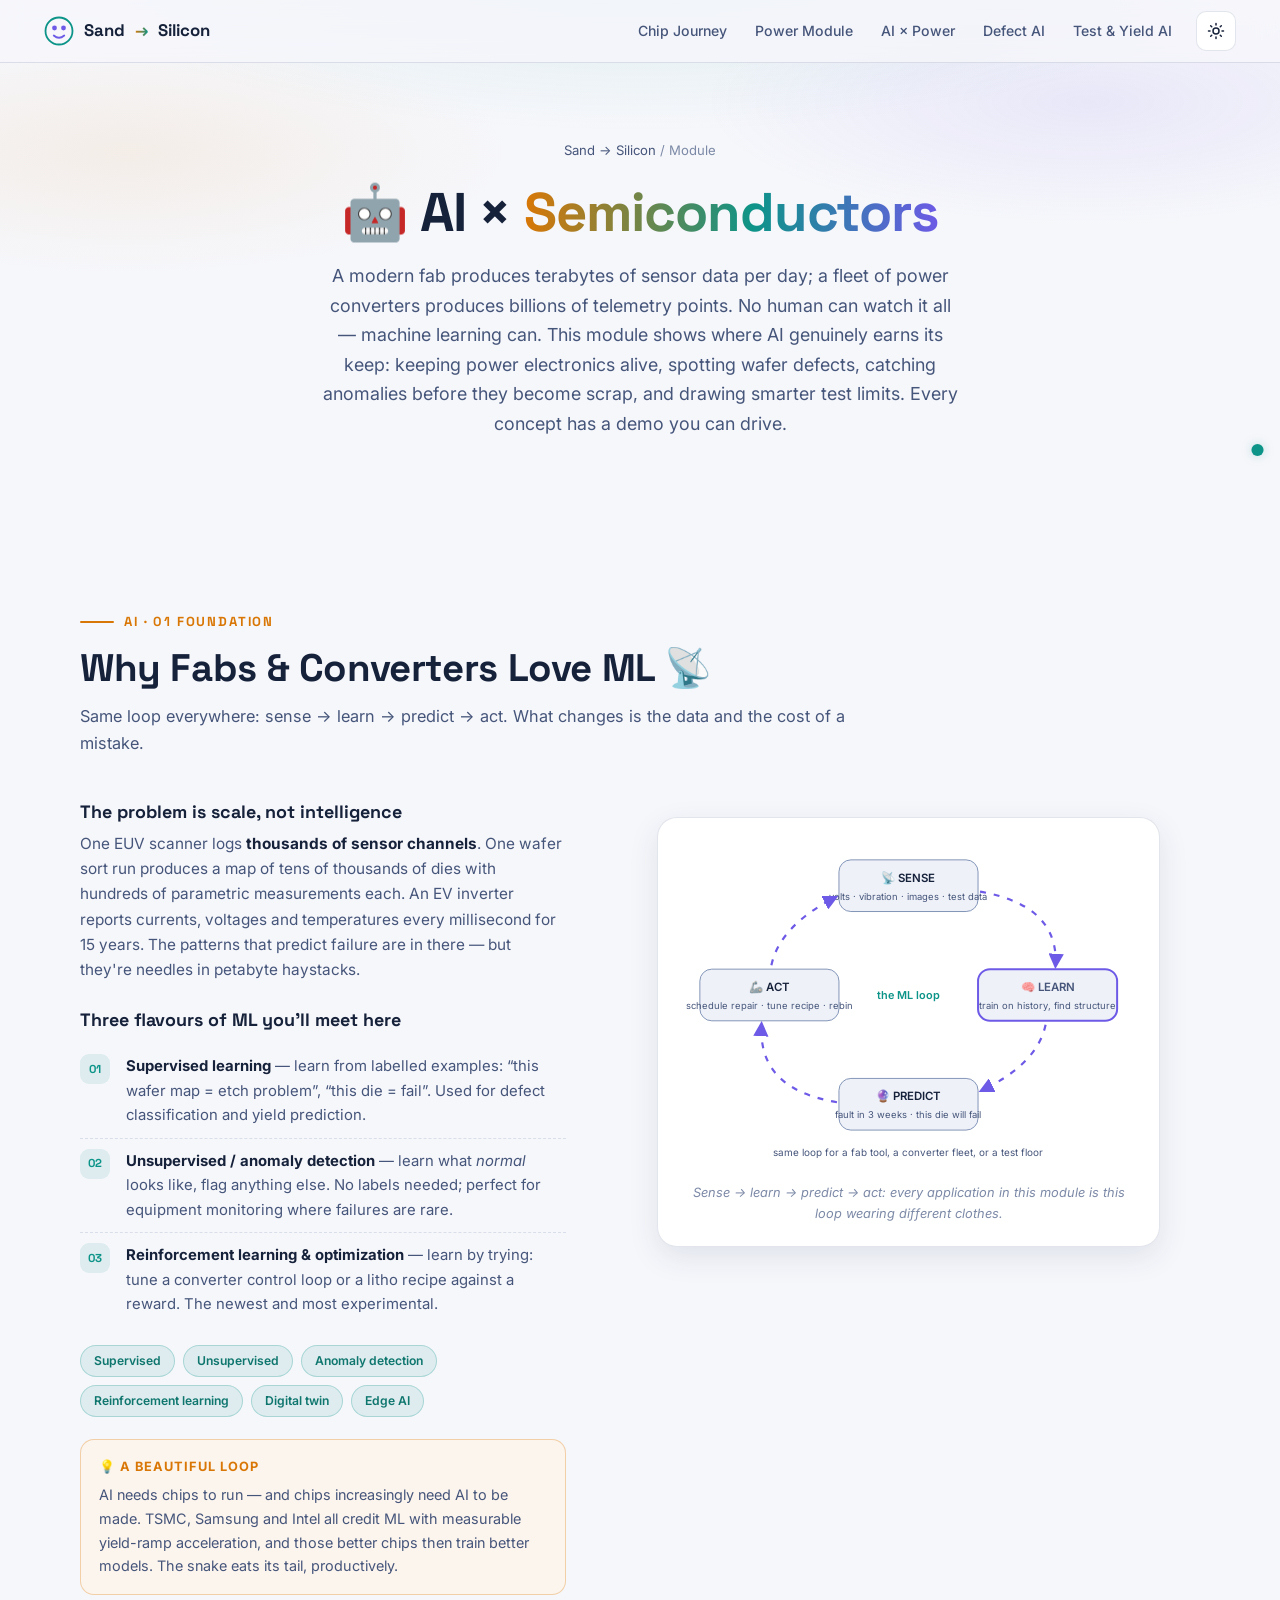
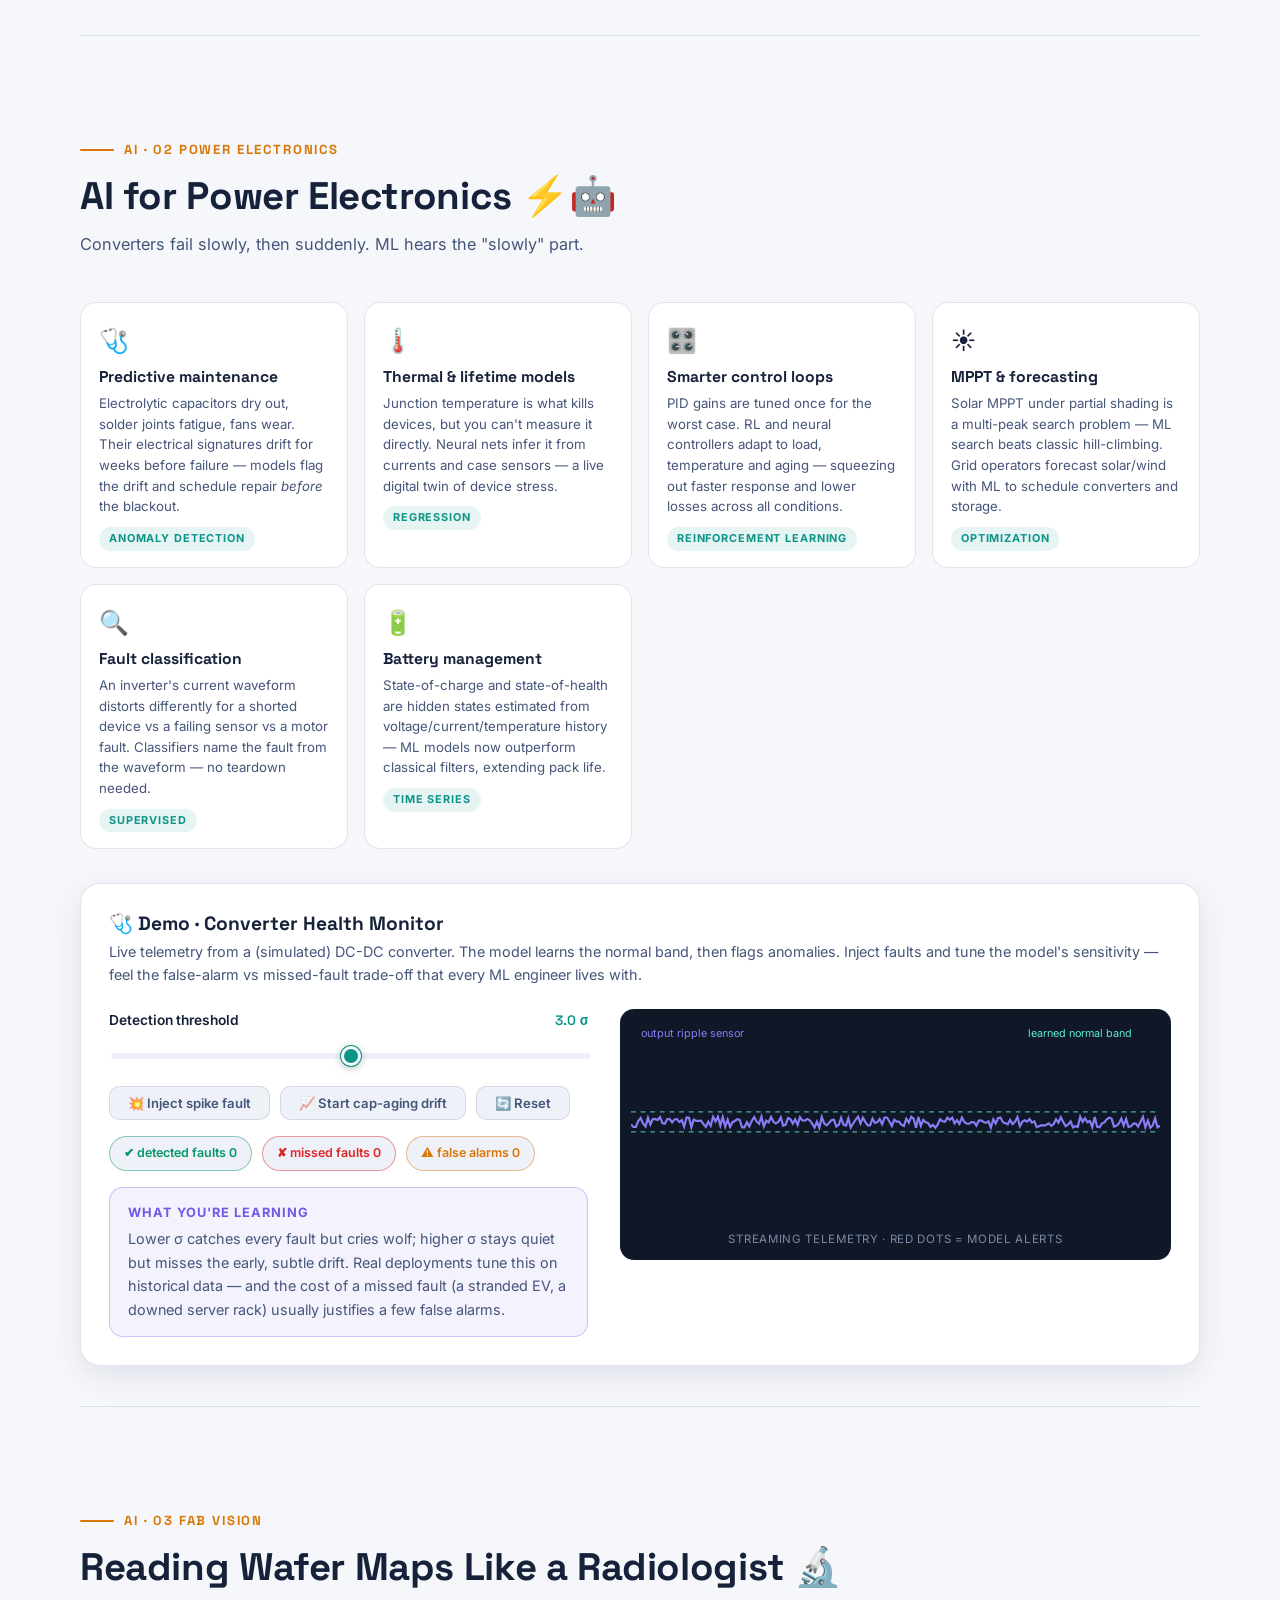
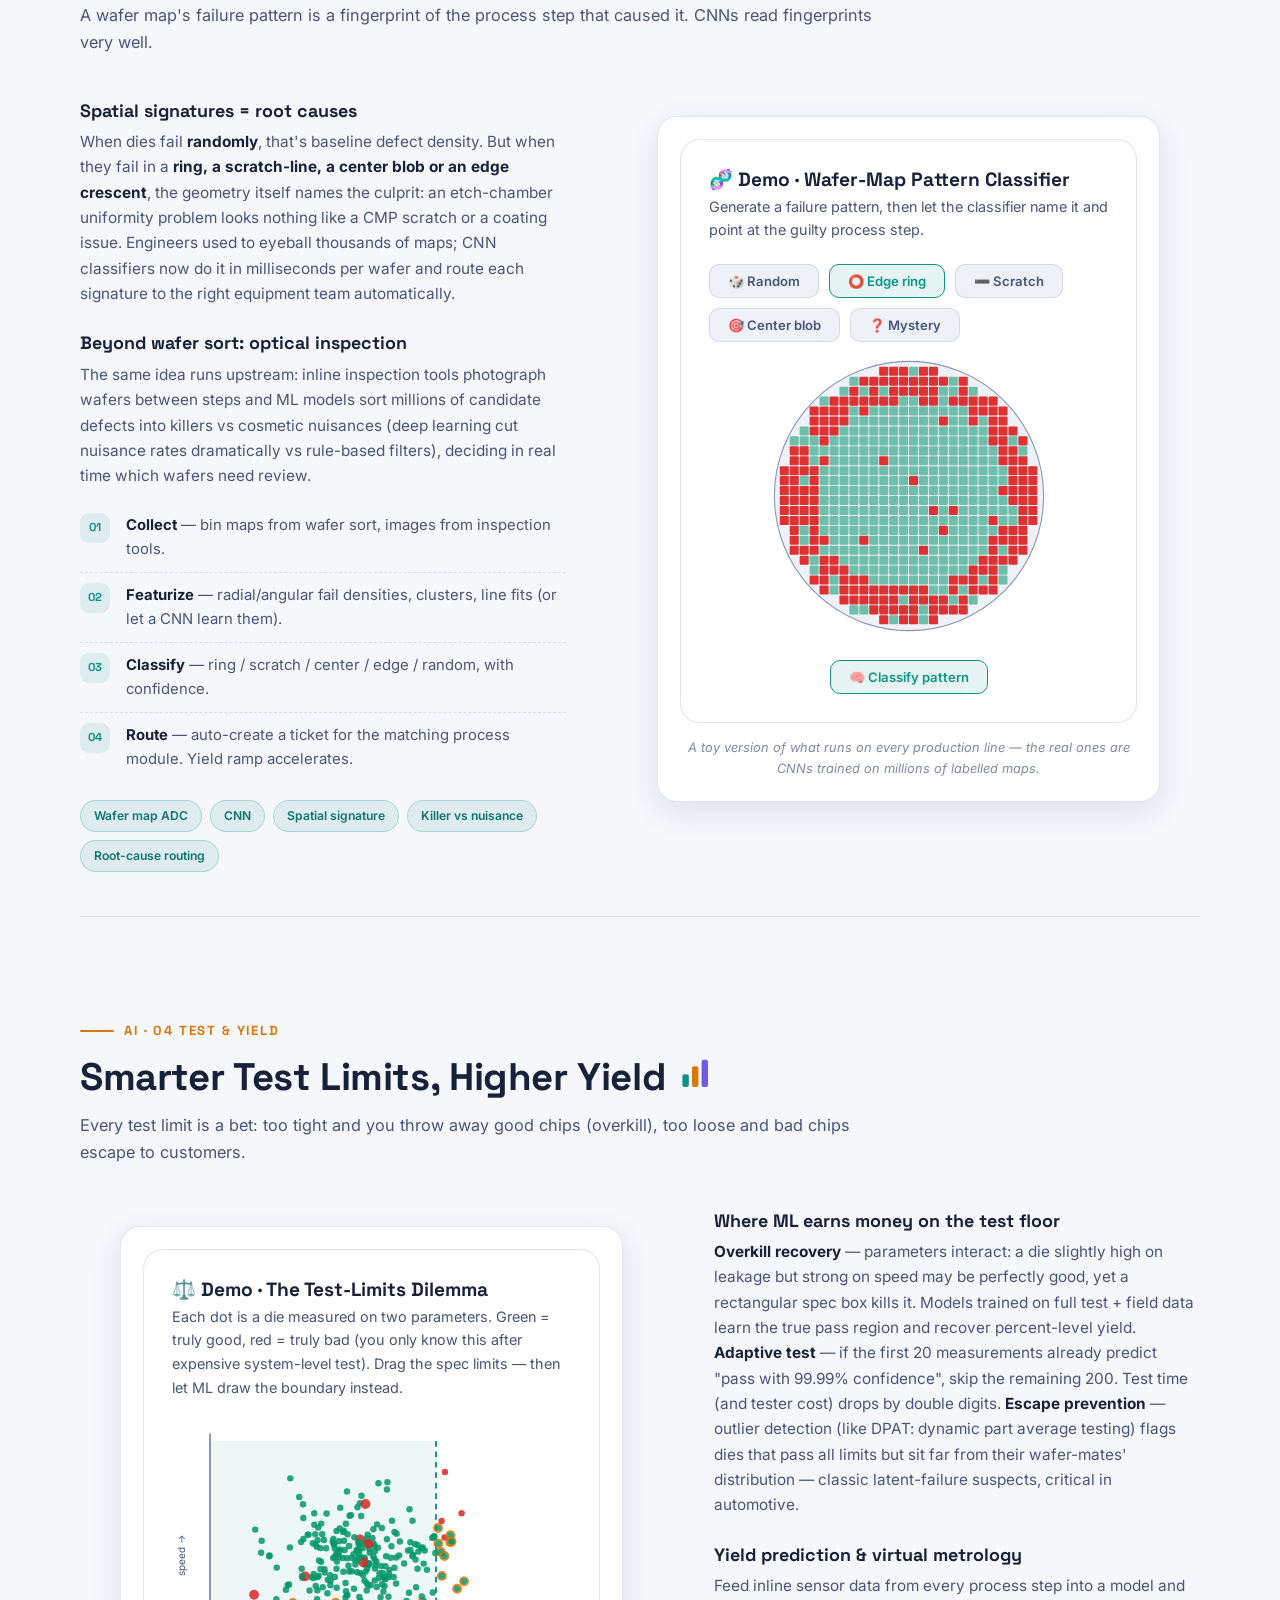
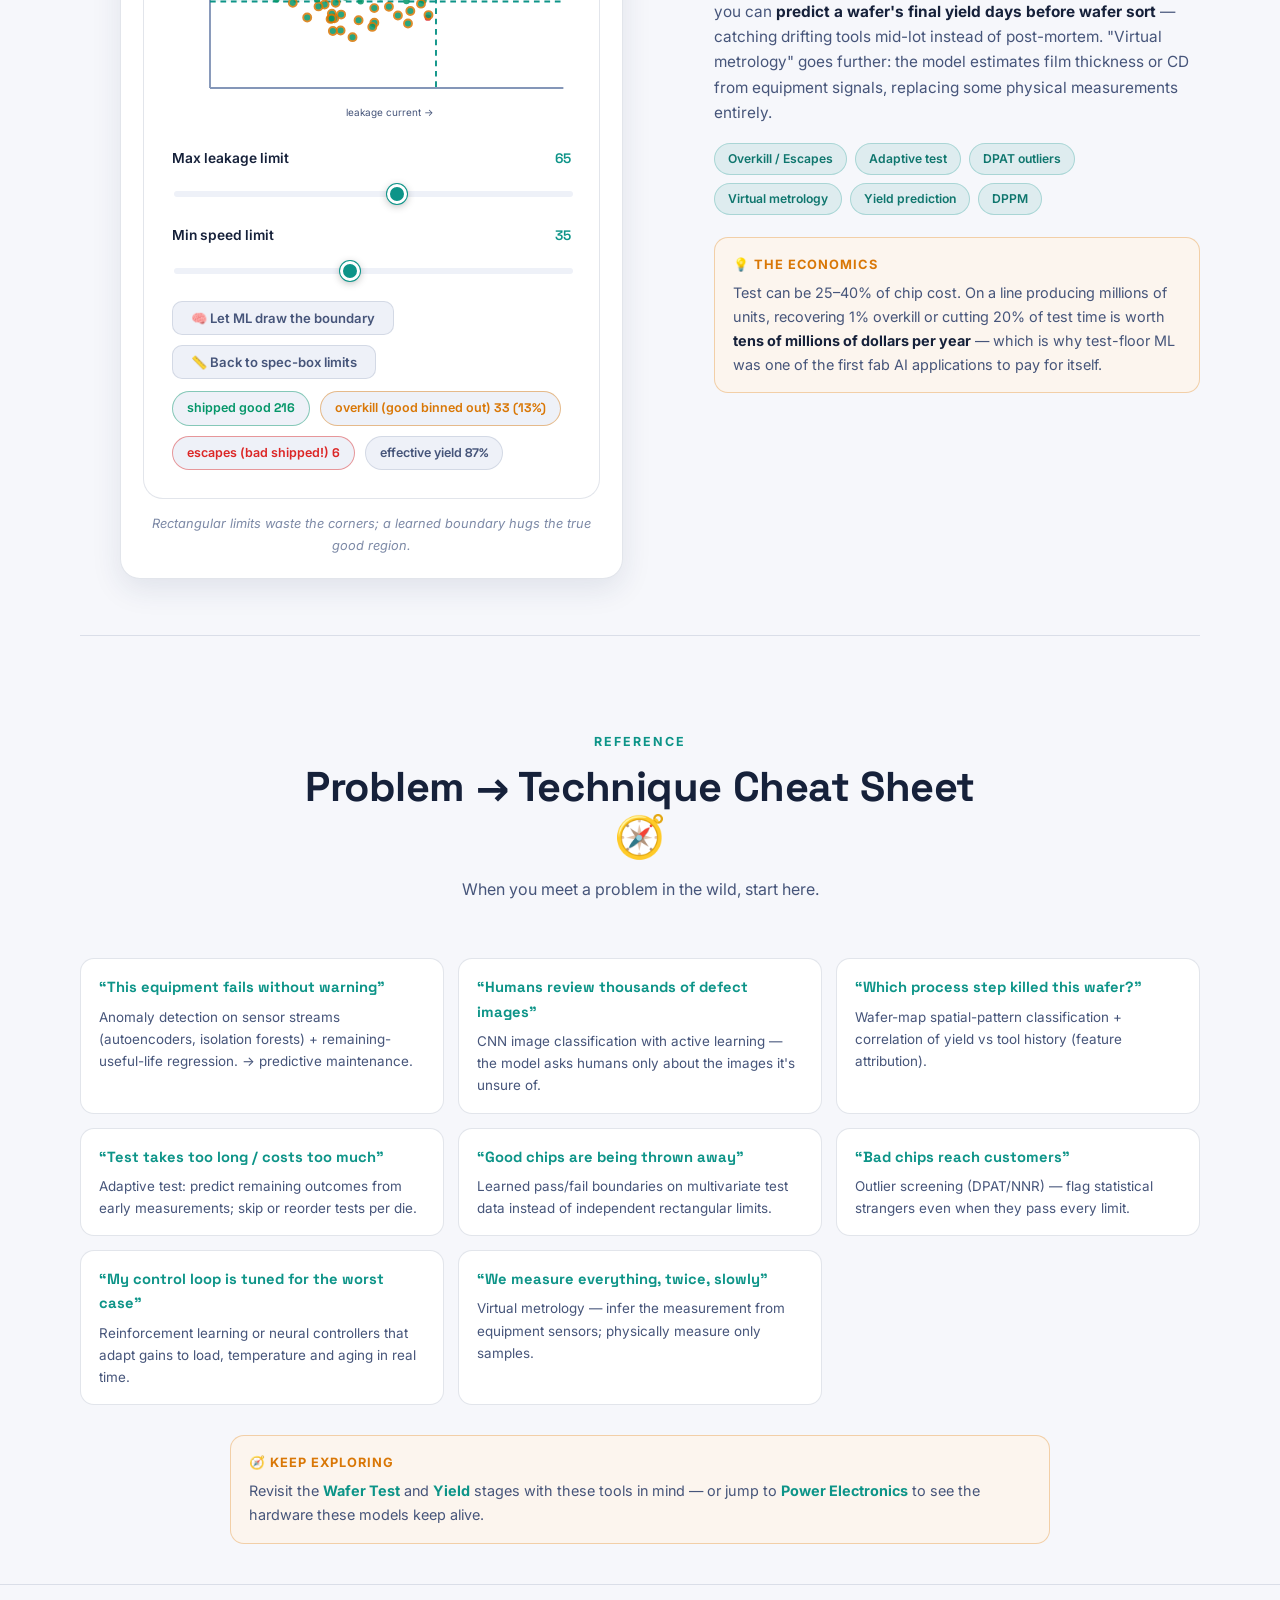
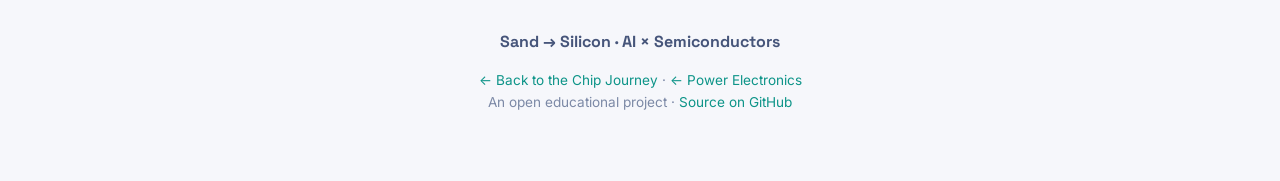
<file: ai-semiconductors.html>
<!DOCTYPE html>
<html lang="en">
<head>
<meta charset="UTF-8" />
<meta name="viewport" content="width=device-width, initial-scale=1.0" />
<title>AI × Semiconductors — Sand to Silicon</title>
<meta name="description" content="How AI and machine learning solve real problems in power electronics and semiconductor manufacturing: predictive maintenance, wafer-map defect classification, anomaly detection, and smarter test limits — with hands-on interactive demos." />
<link rel="preconnect" href="https://fonts.googleapis.com" />
<link rel="preconnect" href="https://fonts.gstatic.com" crossorigin />
<link href="https://fonts.googleapis.com/css2?family=Inter:wght@400;500;600;700&family=Space+Grotesk:wght@500;600;700&display=swap" rel="stylesheet" />
<link rel="stylesheet" href="assets/css/style.css" />
<link rel="icon" href="data:image/svg+xml,<svg xmlns='http://www.w3.org/2000/svg' viewBox='0 0 100 100'><circle cx='50' cy='50' r='45' fill='%238b7cf6'/><circle cx='35' cy='40' r='8' fill='%23070b14'/><circle cx='65' cy='40' r='8' fill='%23070b14'/><path d='M30 65 q20 15 40 0' stroke='%23070b14' stroke-width='6' fill='none'/></svg>" />
<script>
  (function () {
    var t = localStorage.getItem("s2s-theme");
    if (t === "light" || (!t && window.matchMedia("(prefers-color-scheme: light)").matches)) {
      document.documentElement.setAttribute("data-theme", "light");
    }
  })();
</script>
</head>
<body>

<nav class="topnav">
  <div class="topnav-inner">
    <a class="brand" href="index.html">
      <svg class="brand-logo" viewBox="0 0 40 40" aria-hidden="true">
        <circle cx="20" cy="20" r="18" fill="none" stroke="var(--accent)" stroke-width="2.4"/>
        <circle cx="14" cy="16" r="3.2" fill="var(--accent-3)"/>
        <circle cx="26" cy="16" r="3.2" fill="var(--accent-3)"/>
        <path d="M13 26 q7 6 14 0" stroke="var(--accent-3)" stroke-width="2.4" fill="none" stroke-linecap="round"/>
      </svg>
      Sand<span class="grad">→</span>Silicon
    </a>
    <div class="nav-links">
      <a href="index.html#journey">Chip Journey</a>
      <a href="power-electronics.html">Power Module</a>
      <a href="#ai-power">AI × Power</a>
      <a href="#ai-defects">Defect AI</a>
      <a href="#ai-test">Test & Yield AI</a>
      <button class="theme-toggle nav-keep" id="themeToggle" aria-label="Toggle light / dark mode" title="Toggle theme">
        <svg class="icon-moon" viewBox="0 0 24 24" fill="none" stroke="currentColor" stroke-width="2" stroke-linecap="round"><path d="M21 12.8A9 9 0 1 1 11.2 3a7 7 0 0 0 9.8 9.8z"/></svg>
        <svg class="icon-sun" viewBox="0 0 24 24" fill="none" stroke="currentColor" stroke-width="2" stroke-linecap="round"><circle cx="12" cy="12" r="4"/><path d="M12 2v2m0 16v2M4.9 4.9l1.4 1.4m11.4 11.4 1.4 1.4M2 12h2m16 0h2M4.9 19.1l1.4-1.4m11.4-11.4 1.4-1.4"/></svg>
      </button>
    </div>
  </div>
  <div class="progress-bar" id="progressBar"></div>
</nav>
<nav class="journey-dots" id="journeyDots" aria-label="Section navigation"></nav>

<header class="page-hero" id="top">
  <div class="crumb"><a href="index.html">Sand → Silicon</a> / Module</div>
  <h1>🤖 AI × <span class="grad">Semiconductors</span></h1>
  <p class="sub">
    A modern fab produces terabytes of sensor data per day; a fleet of power converters produces billions of
    telemetry points. No human can watch it all — machine learning can. This module shows where AI genuinely
    earns its keep: keeping power electronics alive, spotting wafer defects, catching anomalies before they
    become scrap, and drawing smarter test limits. Every concept has a demo you can drive.
  </p>
</header>

<main>

<!-- ============ AI-1 : THE ML LOOP ============ -->
<section class="stage container" id="stage-ai1">
  <div class="stage-header reveal">
    <span class="stage-num">AI · 01 FOUNDATION</span>
    <h2>Why Fabs & Converters Love ML 📡</h2>
    <p class="stage-tag">Same loop everywhere: sense → learn → predict → act. What changes is the data and the cost of a mistake.</p>
  </div>
  <div class="stage-body">
    <div class="stage-text reveal">
      <h3>The problem is scale, not intelligence</h3>
      <p>One EUV scanner logs <strong>thousands of sensor channels</strong>. One wafer sort run produces a map of tens of thousands of dies with hundreds of parametric measurements each. An EV inverter reports currents, voltages and temperatures every millisecond for 15 years. The patterns that predict failure are in there — but they're needles in petabyte haystacks.</p>
      <h3>Three flavours of ML you'll meet here</h3>
      <ol class="step-list">
        <li><strong>Supervised learning</strong> — learn from labelled examples: “this wafer map = etch problem”, “this die = fail”. Used for defect classification and yield prediction.</li>
        <li><strong>Unsupervised / anomaly detection</strong> — learn what <em>normal</em> looks like, flag anything else. No labels needed; perfect for equipment monitoring where failures are rare.</li>
        <li><strong>Reinforcement learning & optimization</strong> — learn by trying: tune a converter control loop or a litho recipe against a reward. The newest and most experimental.</li>
      </ol>
      <div class="term-chips">
        <span class="chip">Supervised</span><span class="chip">Unsupervised</span><span class="chip">Anomaly detection</span><span class="chip">Reinforcement learning</span><span class="chip">Digital twin</span><span class="chip">Edge AI</span>
      </div>
      <div class="fact-card"><div class="fc-title">💡 A beautiful loop</div>
        AI needs chips to run — and chips increasingly need AI to be made. TSMC, Samsung and Intel all credit ML with measurable yield-ramp acceleration, and those better chips then train better models. The snake eats its tail, productively.
      </div>
    </div>
    <figure class="stage-figure reveal">
      <svg class="dgm" viewBox="0 0 460 330" role="img" aria-label="Sense learn predict act loop connecting fab equipment and power converters to ML models">
        <defs><marker id="aiarr" viewBox="0 0 8 8" refX="6" refY="4" markerWidth="7" markerHeight="7" orient="auto"><path d="M0 0 L8 4 L0 8 Z" fill="var(--accent-3)"/></marker></defs>
        <!-- loop -->
        <g>
          <rect x="160" y="20" width="140" height="52" rx="12" fill="var(--dgm-fill)" stroke="var(--dgm-stroke)"/>
          <text x="230" y="42" text-anchor="middle" font-size="11.5" class="t-strong">📡 SENSE</text>
          <text x="230" y="60" text-anchor="middle" font-size="9.5">volts · vibration · images · test data</text>
          <rect x="300" y="130" width="140" height="52" rx="12" fill="var(--dgm-fill)" stroke="var(--accent-3)" stroke-width="2"/>
          <text x="370" y="152" text-anchor="middle" font-size="11.5" fill="var(--accent-3)" font-weight="600">🧠 LEARN</text>
          <text x="370" y="170" text-anchor="middle" font-size="9.5">train on history, find structure</text>
          <rect x="160" y="240" width="140" height="52" rx="12" fill="var(--dgm-fill)" stroke="var(--dgm-stroke)"/>
          <text x="230" y="262" text-anchor="middle" font-size="11.5" class="t-strong">🔮 PREDICT</text>
          <text x="230" y="280" text-anchor="middle" font-size="9.5">fault in 3 weeks · this die will fail</text>
          <rect x="20" y="130" width="140" height="52" rx="12" fill="var(--dgm-fill)" stroke="var(--dgm-stroke)"/>
          <text x="90" y="152" text-anchor="middle" font-size="11.5" class="t-strong">🦾 ACT</text>
          <text x="90" y="170" text-anchor="middle" font-size="9.5">schedule repair · tune recipe · rebin</text>
          <path d="M302 52 C 360 62 380 90 378 126" fill="none" stroke="var(--accent-3)" stroke-width="2.2" marker-end="url(#aiarr)" class="anim-flow"/>
          <path d="M368 186 C 360 224 320 244 304 252" fill="none" stroke="var(--accent-3)" stroke-width="2.2" marker-end="url(#aiarr)" class="anim-flow"/>
          <path d="M158 264 C 100 254 80 226 82 186" fill="none" stroke="var(--accent-3)" stroke-width="2.2" marker-end="url(#aiarr)" class="anim-flow"/>
          <path d="M92 126 C 100 88 140 66 156 58" fill="none" stroke="var(--accent-3)" stroke-width="2.2" marker-end="url(#aiarr)" class="anim-flow"/>
        </g>
        <text x="230" y="160" text-anchor="middle" font-size="11" class="t-accent" font-weight="600">the ML loop</text>
        <text x="230" y="318" text-anchor="middle" font-size="10">same loop for a fab tool, a converter fleet, or a test floor</text>
      </svg>
      <figcaption>Sense → learn → predict → act: every application in this module is this loop wearing different clothes.</figcaption>
    </figure>
  </div>
</section>

<!-- ============ AI-2 : AI x POWER ============ -->
<section class="stage container" id="ai-power">
  <div class="stage-header reveal">
    <span class="stage-num">AI · 02 POWER ELECTRONICS</span>
    <h2>AI for Power Electronics ⚡🤖</h2>
    <p class="stage-tag">Converters fail slowly, then suddenly. ML hears the "slowly" part.</p>
  </div>
  <div class="cardlets reveal">
    <div class="cardlet"><div class="cl-icon">🩺</div><h4>Predictive maintenance</h4><p>Electrolytic capacitors dry out, solder joints fatigue, fans wear. Their electrical signatures drift for weeks before failure — models flag the drift and schedule repair <em>before</em> the blackout.</p><span class="cl-tag">Anomaly detection</span></div>
    <div class="cardlet"><div class="cl-icon">🌡️</div><h4>Thermal & lifetime models</h4><p>Junction temperature is what kills devices, but you can't measure it directly. Neural nets infer it from currents and case sensors — a live digital twin of device stress.</p><span class="cl-tag">Regression</span></div>
    <div class="cardlet"><div class="cl-icon">🎛️</div><h4>Smarter control loops</h4><p>PID gains are tuned once for the worst case. RL and neural controllers adapt to load, temperature and aging — squeezing out faster response and lower losses across all conditions.</p><span class="cl-tag">Reinforcement learning</span></div>
    <div class="cardlet"><div class="cl-icon">☀️</div><h4>MPPT & forecasting</h4><p>Solar MPPT under partial shading is a multi-peak search problem — ML search beats classic hill-climbing. Grid operators forecast solar/wind with ML to schedule converters and storage.</p><span class="cl-tag">Optimization</span></div>
    <div class="cardlet"><div class="cl-icon">🔍</div><h4>Fault classification</h4><p>An inverter's current waveform distorts differently for a shorted device vs a failing sensor vs a motor fault. Classifiers name the fault from the waveform — no teardown needed.</p><span class="cl-tag">Supervised</span></div>
    <div class="cardlet"><div class="cl-icon">🔋</div><h4>Battery management</h4><p>State-of-charge and state-of-health are hidden states estimated from voltage/current/temperature history — ML models now outperform classical filters, extending pack life.</p><span class="cl-tag">Time series</span></div>
  </div>

  <!-- ANOMALY DEMO -->
  <div class="tool-panel reveal" id="anomalyLab">
    <h3>🩺 Demo · Converter Health Monitor</h3>
    <p>Live telemetry from a (simulated) DC-DC converter. The model learns the normal band, then flags anomalies. Inject faults and tune the model's sensitivity — feel the false-alarm vs missed-fault trade-off that every ML engineer lives with.</p>
    <div class="tool-grid">
      <div>
        <div class="control-row">
          <label>Detection threshold <output id="outSigma">3.0 σ</output></label>
          <input type="range" id="inSigma" min="1" max="5" step="0.1" value="3"/>
        </div>
        <div class="litho-controls" style="justify-content:flex-start; margin-top:6px;">
          <button class="litho-btn" id="btnSpike">💥 Inject spike fault</button>
          <button class="litho-btn" id="btnDrift">📈 Start cap-aging drift</button>
          <button class="litho-btn" id="btnHealthReset">🔄 Reset</button>
        </div>
        <div class="pill-row" style="margin-top:16px;">
          <span class="pill p-good">✔ detected faults <b id="pillHits">0</b></span>
          <span class="pill p-bad">✘ missed faults <b id="pillMiss">0</b></span>
          <span class="pill p-amber">⚠ false alarms <b id="pillFalse">0</b></span>
        </div>
        <div class="verdict" style="margin-top:16px;">
          <div class="v-title">What you're learning</div>
          <span id="anomalyVerdict">Lower σ catches every fault but cries wolf; higher σ stays quiet but misses the early, subtle drift. Real deployments tune this on historical data — and the cost of a missed fault (a stranded EV, a downed server rack) usually justifies a few false alarms.</span>
        </div>
      </div>
      <div>
        <div class="scope">
          <svg viewBox="0 0 440 170" id="healthScope">
            <polyline id="bandUpper" fill="none" stroke="#5eead4" stroke-width="1" stroke-dasharray="4 4" opacity="0.7"/>
            <polyline id="bandLower" fill="none" stroke="#5eead4" stroke-width="1" stroke-dasharray="4 4" opacity="0.7"/>
            <polyline id="healthTrace" fill="none" stroke="#8b7cf6" stroke-width="1.8"/>
            <g id="healthMarks"></g>
            <text x="8" y="14" font-size="9" fill="#8b7cf6">output ripple sensor</text>
            <text x="330" y="14" font-size="9" fill="#5eead4">learned normal band</text>
          </svg>
          <div class="scope-label">streaming telemetry · red dots = model alerts</div>
        </div>
      </div>
    </div>
  </div>
</section>

<!-- ============ AI-3 : DEFECT / WAFER MAP ============ -->
<section class="stage container" id="ai-defects">
  <div class="stage-header reveal">
    <span class="stage-num">AI · 03 FAB VISION</span>
    <h2>Reading Wafer Maps Like a Radiologist 🔬</h2>
    <p class="stage-tag">A wafer map's failure pattern is a fingerprint of the process step that caused it. CNNs read fingerprints very well.</p>
  </div>
  <div class="stage-body">
    <div class="stage-text reveal">
      <h3>Spatial signatures = root causes</h3>
      <p>When dies fail <strong>randomly</strong>, that's baseline defect density. But when they fail in a <strong>ring, a scratch-line, a center blob or an edge crescent</strong>, the geometry itself names the culprit: an etch-chamber uniformity problem looks nothing like a CMP scratch or a coating issue. Engineers used to eyeball thousands of maps; CNN classifiers now do it in milliseconds per wafer and route each signature to the right equipment team automatically.</p>
      <h3>Beyond wafer sort: optical inspection</h3>
      <p>The same idea runs upstream: inline inspection tools photograph wafers between steps and ML models sort millions of candidate defects into killers vs cosmetic nuisances (deep learning cut nuisance rates dramatically vs rule-based filters), deciding in real time which wafers need review.</p>
      <ol class="step-list">
        <li><strong>Collect</strong> — bin maps from wafer sort, images from inspection tools.</li>
        <li><strong>Featurize</strong> — radial/angular fail densities, clusters, line fits (or let a CNN learn them).</li>
        <li><strong>Classify</strong> — ring / scratch / center / edge / random, with confidence.</li>
        <li><strong>Route</strong> — auto-create a ticket for the matching process module. Yield ramp accelerates.</li>
      </ol>
      <div class="term-chips">
        <span class="chip">Wafer map ADC</span><span class="chip">CNN</span><span class="chip">Spatial signature</span><span class="chip">Killer vs nuisance</span><span class="chip">Root-cause routing</span>
      </div>
    </div>
    <figure class="stage-figure reveal">
      <div class="tool-panel" style="margin-top:0; box-shadow:none;">
        <h3>🧬 Demo · Wafer-Map Pattern Classifier</h3>
        <p>Generate a failure pattern, then let the classifier name it and point at the guilty process step.</p>
        <div class="litho-controls" id="patternBtns" style="justify-content:flex-start;">
          <button class="litho-btn" data-pat="random">🎲 Random</button>
          <button class="litho-btn" data-pat="ring">⭕ Edge ring</button>
          <button class="litho-btn" data-pat="scratch">➖ Scratch</button>
          <button class="litho-btn" data-pat="center">🎯 Center blob</button>
          <button class="litho-btn" data-pat="mystery">❓ Mystery</button>
        </div>
        <div class="bb-wrap" style="margin-top:14px;">
          <svg id="patternMap" viewBox="0 0 260 260" style="max-width:280px;" aria-label="Generated wafer failure pattern"></svg>
        </div>
        <div class="litho-controls">
          <button class="litho-btn active" id="btnClassify">🧠 Classify pattern</button>
        </div>
        <div class="verdict" id="classVerdict" style="display:none;">
          <div class="v-title" id="classTitle">—</div>
          <span id="classText">—</span>
          <div class="conf-bar"><i id="classConf" style="width:0%"></i></div>
          <div style="font-size:0.72rem; color:var(--text-faint);">model confidence: <span id="classConfNum">—</span> · features: <span id="classFeats">—</span></div>
        </div>
      </div>
      <figcaption>A toy version of what runs on every production line — the real ones are CNNs trained on millions of labelled maps.</figcaption>
    </figure>
  </div>
</section>

<!-- ============ AI-4 : TEST & YIELD ============ -->
<section class="stage container" id="ai-test">
  <div class="stage-header reveal">
    <span class="stage-num">AI · 04 TEST & YIELD</span>
    <h2>Smarter Test Limits, Higher Yield <svg class="h-icon" viewBox="0 0 24 24" aria-hidden="true"><rect x="4" y="12" width="4" height="8" rx="1.3" fill="var(--accent)"/><rect x="10" y="7" width="4" height="13" rx="1.3" fill="var(--accent-2)"/><rect x="16" y="3" width="4" height="17" rx="1.3" fill="var(--accent-3)"/></svg></h2>
    <p class="stage-tag">Every test limit is a bet: too tight and you throw away good chips (overkill), too loose and bad chips escape to customers.</p>
  </div>
  <div class="stage-body rev">
    <figure class="stage-figure reveal">
      <div class="tool-panel" style="margin-top:0; box-shadow:none;">
        <h3>⚖️ Demo · The Test-Limits Dilemma</h3>
        <p>Each dot is a die measured on two parameters. Green = truly good, red = truly bad (you only know this after expensive system-level test). Drag the spec limits — then let ML draw the boundary instead.</p>
        <svg id="limitPlot" viewBox="0 0 420 320" aria-label="Scatter of dies with adjustable test limits"></svg>
        <div class="control-row" style="margin-top:14px;">
          <label>Max leakage limit <output id="outLimX">65</output></label>
          <input type="range" id="inLimX" min="20" max="100" step="1" value="65"/>
        </div>
        <div class="control-row">
          <label>Min speed limit <output id="outLimY">35</output></label>
          <input type="range" id="inLimY" min="0" max="80" step="1" value="35"/>
        </div>
        <div class="litho-controls" style="justify-content:flex-start;">
          <button class="litho-btn" id="btnMLBoundary">🧠 Let ML draw the boundary</button>
          <button class="litho-btn" id="btnBoxBoundary">📏 Back to spec-box limits</button>
        </div>
        <div class="pill-row">
          <span class="pill p-good">shipped good <b id="pillTP">—</b></span>
          <span class="pill p-amber">overkill (good binned out) <b id="pillOK">—</b></span>
          <span class="pill p-bad">escapes (bad shipped!) <b id="pillESC">—</b></span>
          <span class="pill">effective yield <b id="pillEY">—</b></span>
        </div>
      </div>
      <figcaption>Rectangular limits waste the corners; a learned boundary hugs the true good region.</figcaption>
    </figure>
    <div class="stage-text reveal">
      <h3>Where ML earns money on the test floor</h3>
      <p><strong>Overkill recovery</strong> — parameters interact: a die slightly high on leakage but strong on speed may be perfectly good, yet a rectangular spec box kills it. Models trained on full test + field data learn the true pass region and recover percent-level yield.
      <strong>Adaptive test</strong> — if the first 20 measurements already predict "pass with 99.99% confidence", skip the remaining 200. Test time (and tester cost) drops by double digits.
      <strong>Escape prevention</strong> — outlier detection (like DPAT: dynamic part average testing) flags dies that pass all limits but sit far from their wafer-mates' distribution — classic latent-failure suspects, critical in automotive.</p>
      <h3>Yield prediction & virtual metrology</h3>
      <p>Feed inline sensor data from every process step into a model and you can <strong>predict a wafer's final yield days before wafer sort</strong> — catching drifting tools mid-lot instead of post-mortem. "Virtual metrology" goes further: the model estimates film thickness or CD from equipment signals, replacing some physical measurements entirely.</p>
      <div class="term-chips">
        <span class="chip">Overkill / Escapes</span><span class="chip">Adaptive test</span><span class="chip">DPAT outliers</span><span class="chip">Virtual metrology</span><span class="chip">Yield prediction</span><span class="chip">DPPM</span>
      </div>
      <div class="fact-card"><div class="fc-title">💡 The economics</div>
        Test can be 25–40% of chip cost. On a line producing millions of units, recovering 1% overkill or cutting 20% of test time is worth <strong>tens of millions of dollars per year</strong> — which is why test-floor ML was one of the first fab AI applications to pay for itself.
      </div>
    </div>
  </div>
</section>

<!-- ============ AI-5 : CHEAT SHEET ============ -->
<section class="stage container" id="ai-cheatsheet">
  <div class="section-head reveal">
    <div class="eyebrow">Reference</div>
    <h2>Problem → Technique Cheat Sheet 🧭</h2>
    <p>When you meet a problem in the wild, start here.</p>
  </div>
  <dl class="glossary-grid reveal">
    <div class="gloss-item"><dt>“This equipment fails without warning”</dt><dd>Anomaly detection on sensor streams (autoencoders, isolation forests) + remaining-useful-life regression. → predictive maintenance.</dd></div>
    <div class="gloss-item"><dt>“Humans review thousands of defect images”</dt><dd>CNN image classification with active learning — the model asks humans only about the images it's unsure of.</dd></div>
    <div class="gloss-item"><dt>“Which process step killed this wafer?”</dt><dd>Wafer-map spatial-pattern classification + correlation of yield vs tool history (feature attribution).</dd></div>
    <div class="gloss-item"><dt>“Test takes too long / costs too much”</dt><dd>Adaptive test: predict remaining outcomes from early measurements; skip or reorder tests per die.</dd></div>
    <div class="gloss-item"><dt>“Good chips are being thrown away”</dt><dd>Learned pass/fail boundaries on multivariate test data instead of independent rectangular limits.</dd></div>
    <div class="gloss-item"><dt>“Bad chips reach customers”</dt><dd>Outlier screening (DPAT/NNR) — flag statistical strangers even when they pass every limit.</dd></div>
    <div class="gloss-item"><dt>“My control loop is tuned for the worst case”</dt><dd>Reinforcement learning or neural controllers that adapt gains to load, temperature and aging in real time.</dd></div>
    <div class="gloss-item"><dt>“We measure everything, twice, slowly”</dt><dd>Virtual metrology — infer the measurement from equipment sensors; physically measure only samples.</dd></div>
  </dl>
  <div class="fact-card reveal" style="max-width:820px; margin:30px auto 0;"><div class="fc-title">🧭 Keep exploring</div>
    Revisit the <a href="index.html#stage-10"><strong>Wafer Test</strong></a> and <a href="index.html#stage-11"><strong>Yield</strong></a> stages with these tools in mind — or jump to <a href="power-electronics.html"><strong>Power Electronics</strong></a> to see the hardware these models keep alive.
  </div>
</section>

</main>

<footer>
  <div class="foot-brand">Sand → Silicon · AI × Semiconductors</div>
  <p><a href="index.html">← Back to the Chip Journey</a> · <a href="power-electronics.html">← Power Electronics</a><br/>
  An open educational project · <a href="https://github.com/jambesh/sand-to-silicon">Source on GitHub</a></p>
</footer>

<button class="to-top" id="toTop" aria-label="Back to top">↑</button>

<script src="assets/js/main.js"></script>
<script src="assets/js/ai.js"></script>
</body>
</html>
</file>
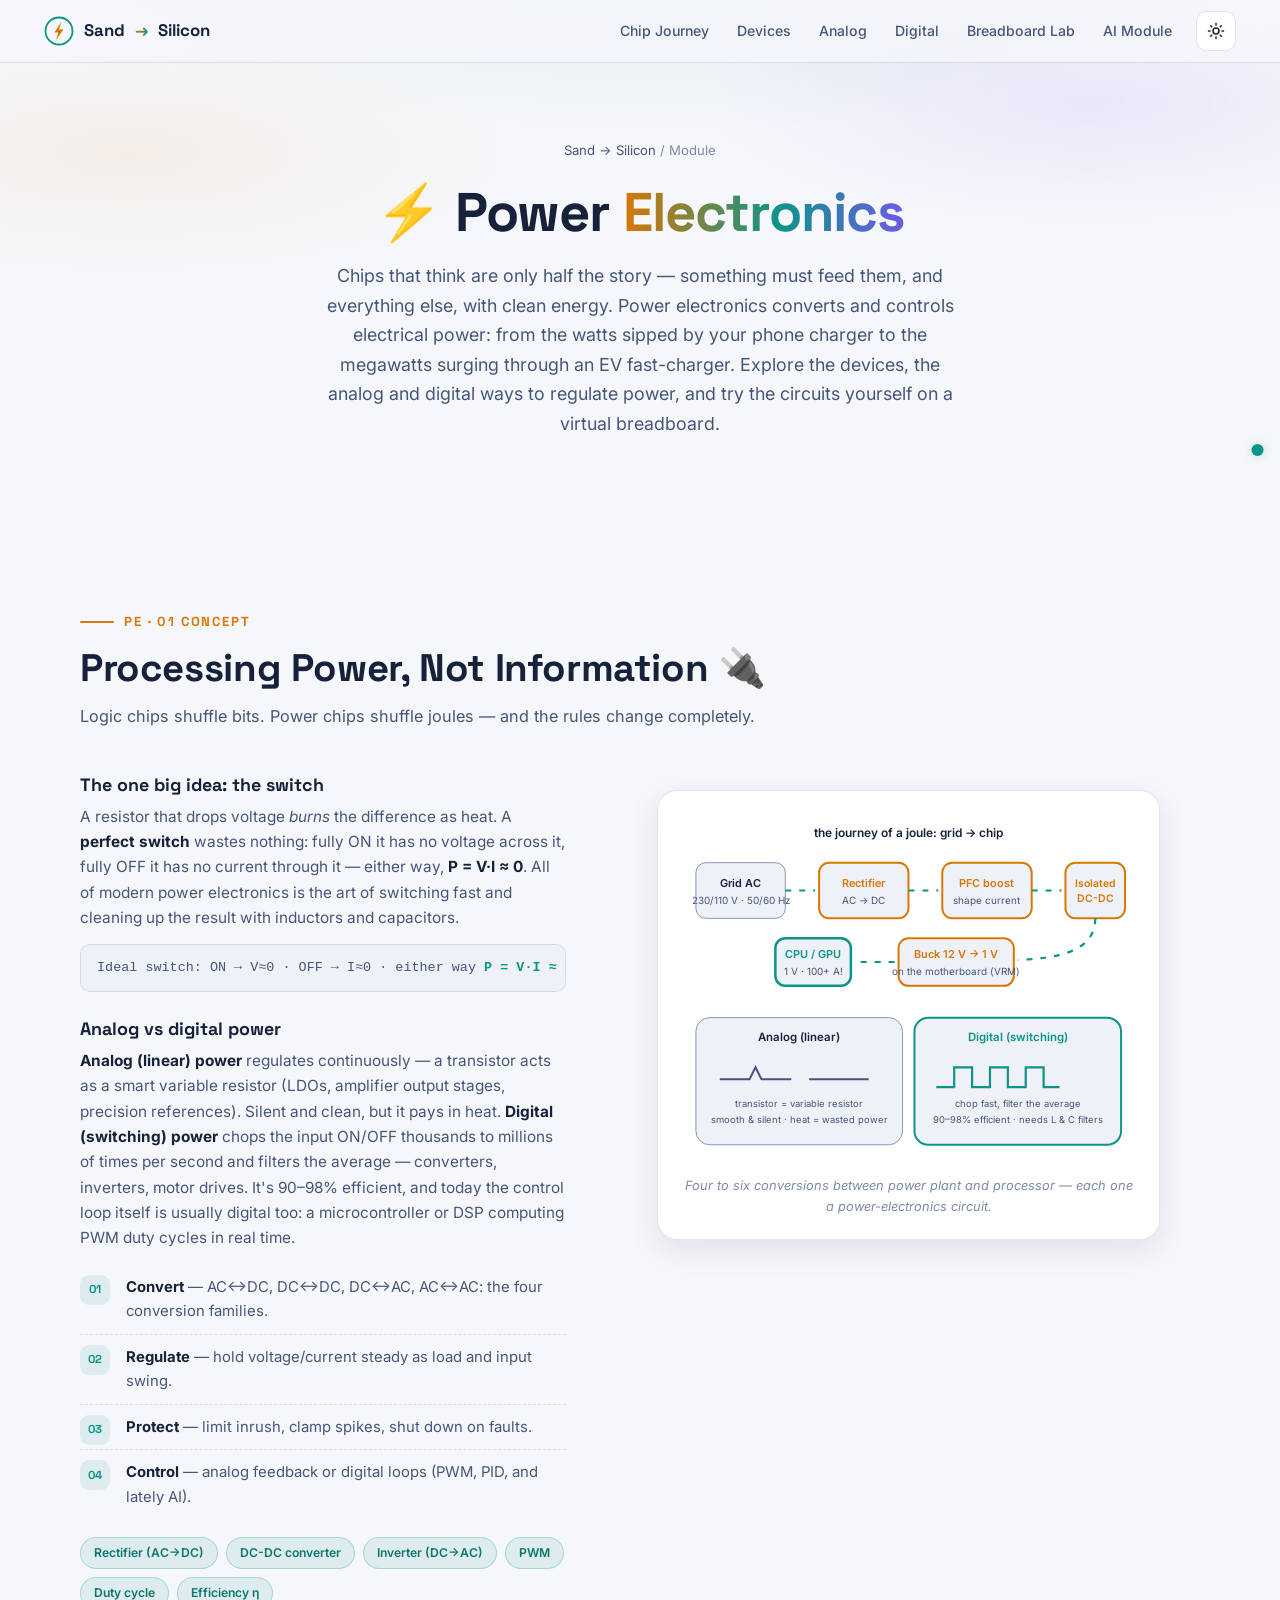
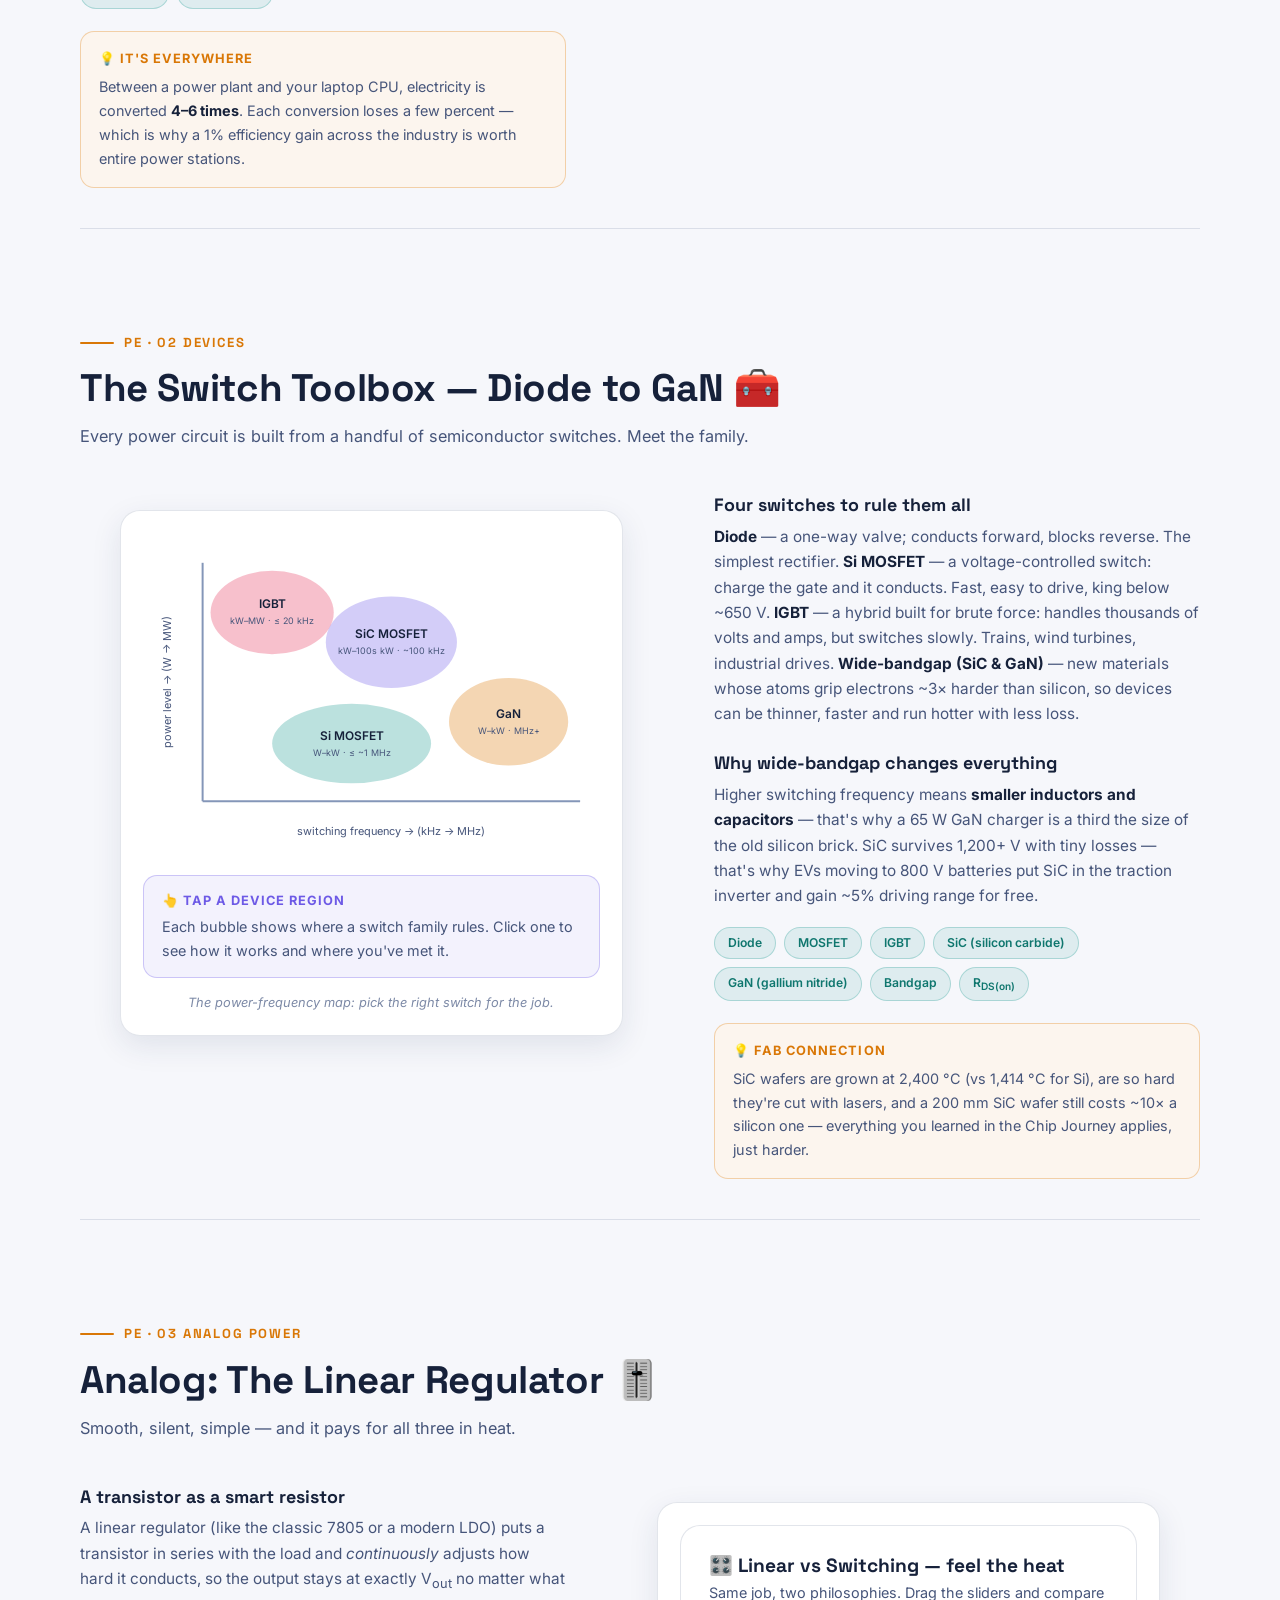
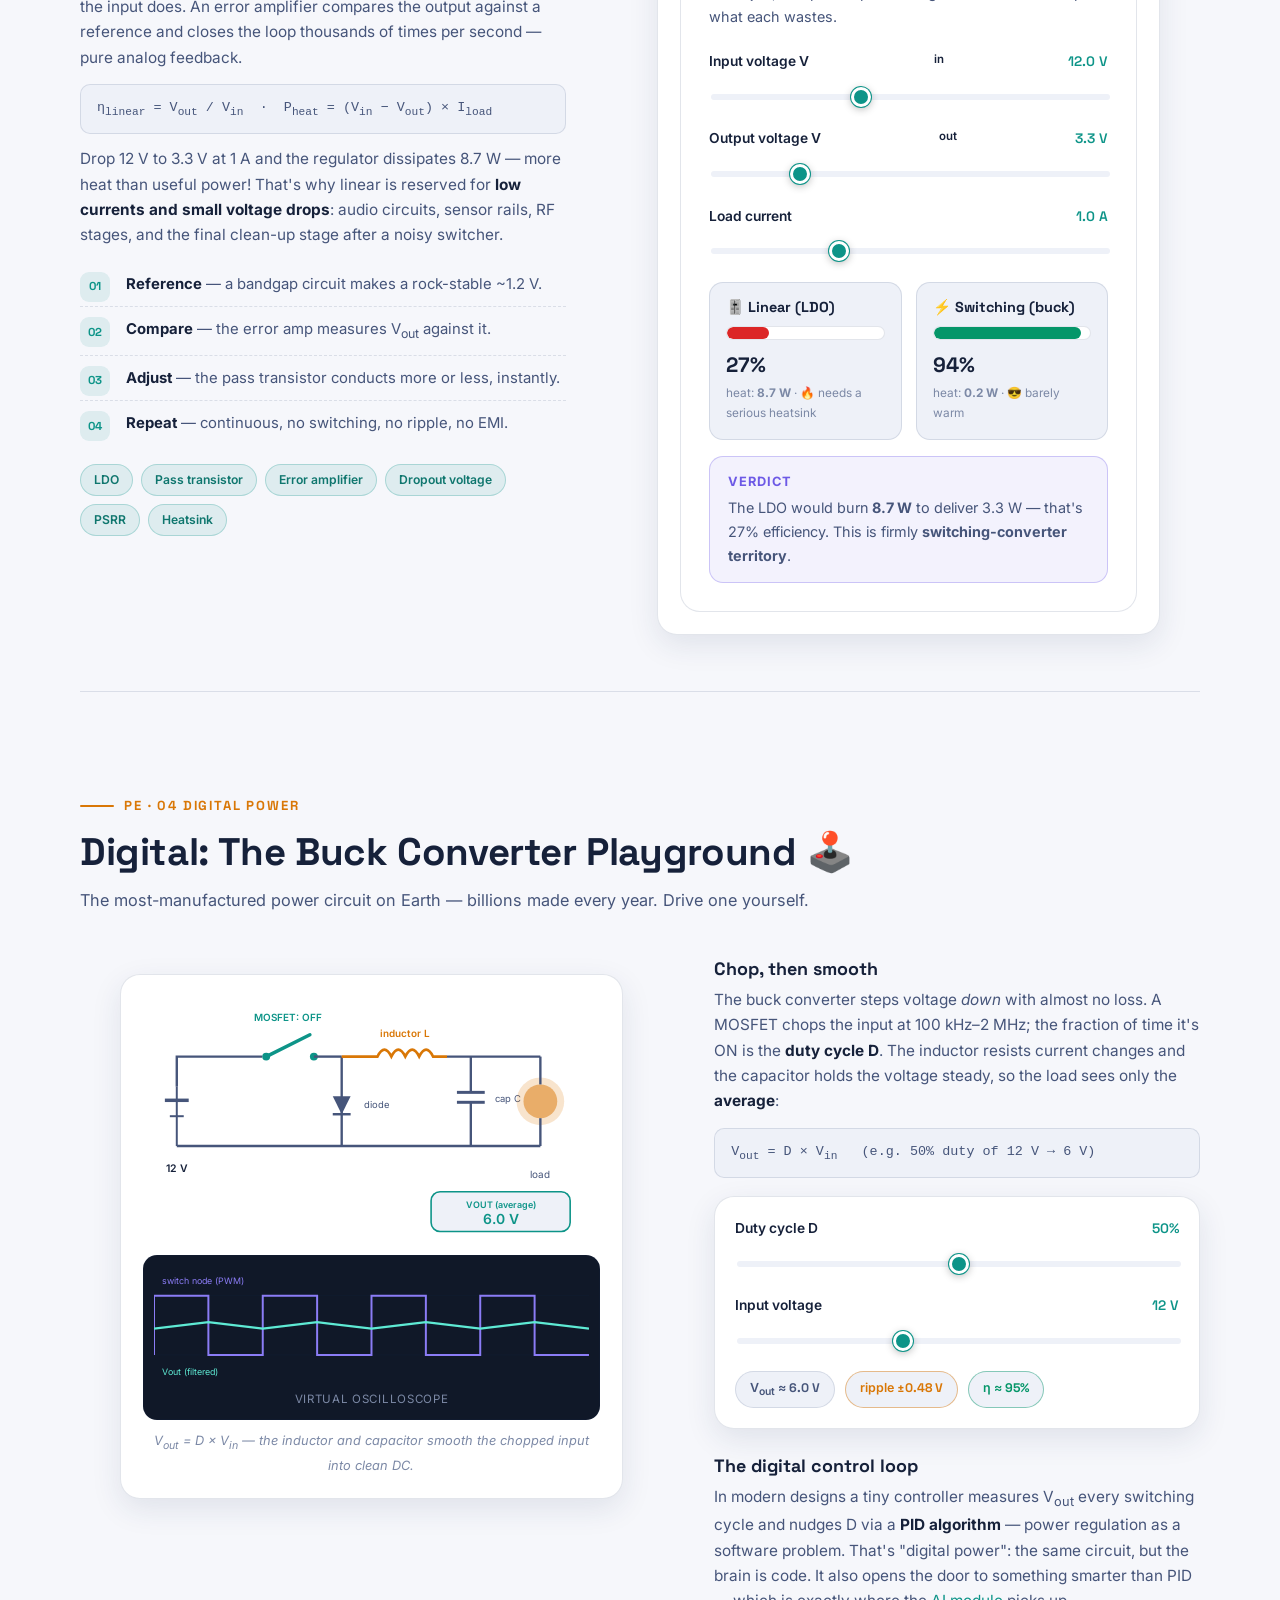
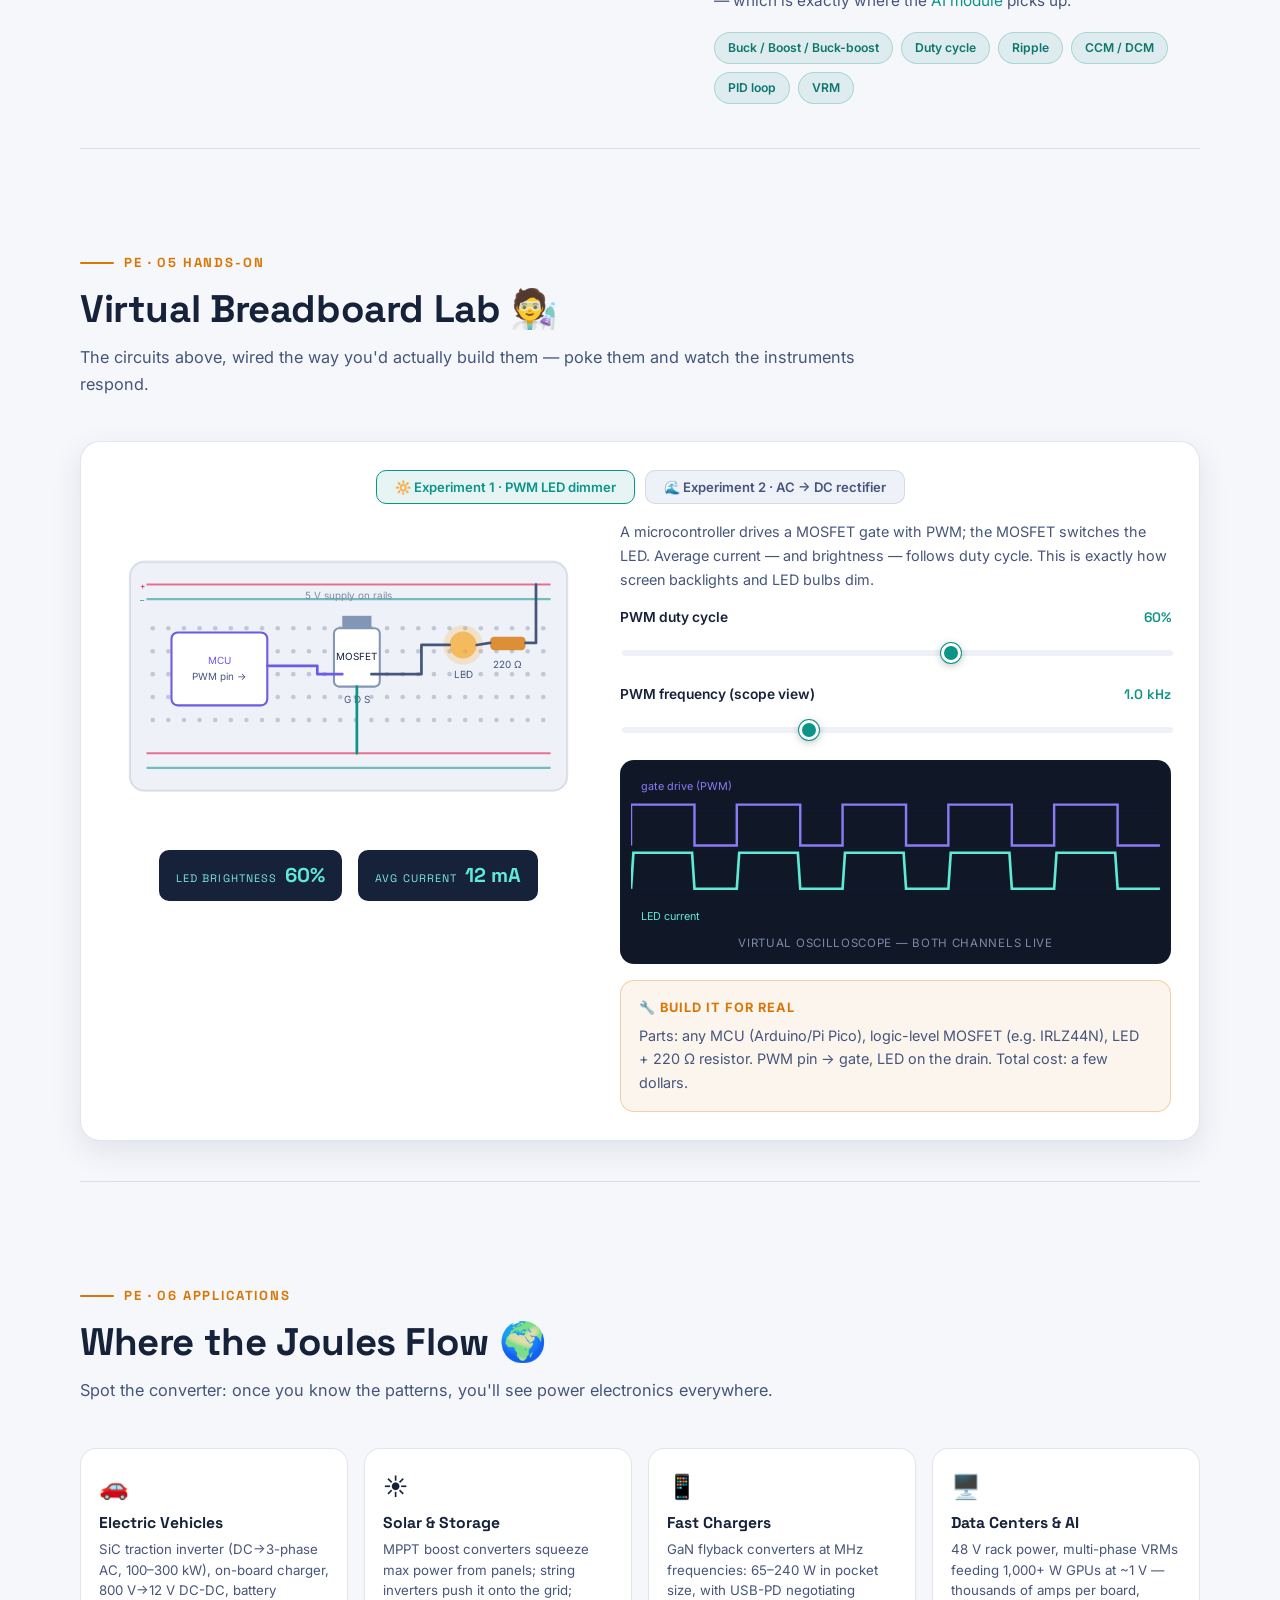
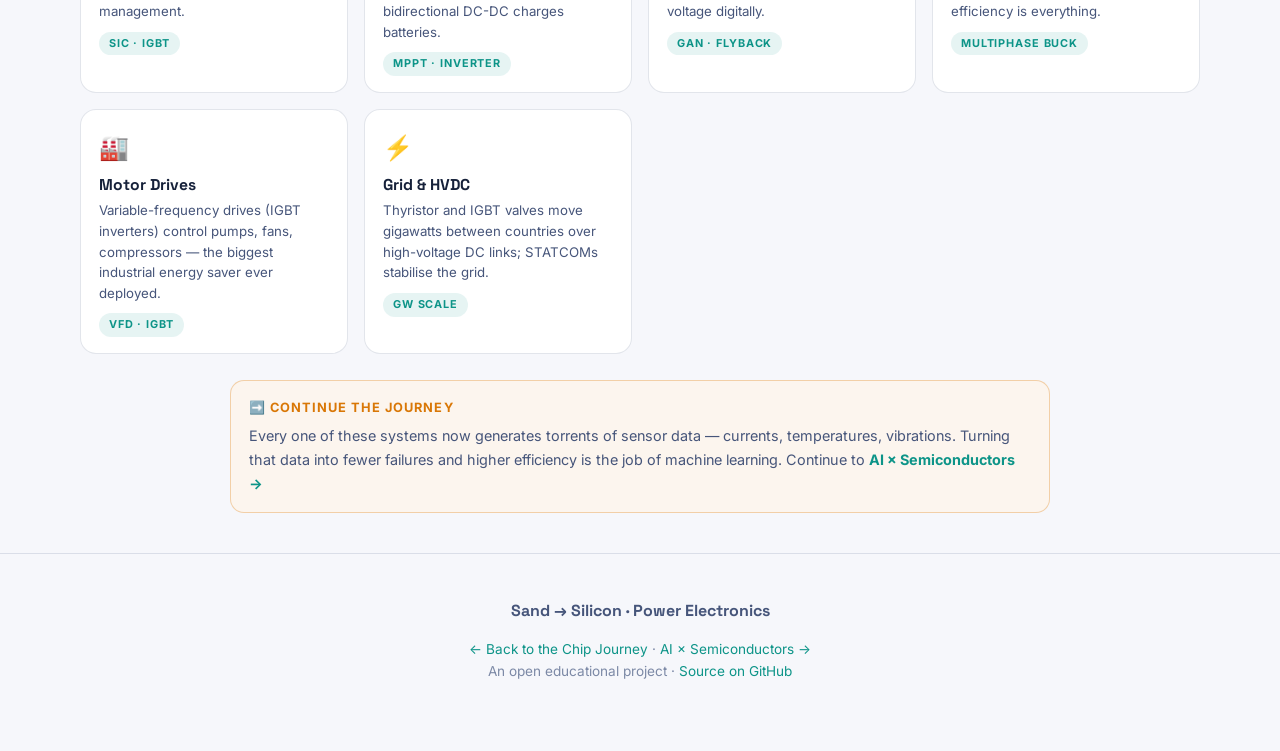
<file: power-electronics.html>
<!DOCTYPE html>
<html lang="en">
<head>
<meta charset="UTF-8" />
<meta name="viewport" content="width=device-width, initial-scale=1.0" />
<title>Power Electronics — Sand to Silicon</title>
<meta name="description" content="Interactive guide to power electronics: analog vs digital power, diodes, MOSFETs, IGBTs, SiC & GaN, linear regulators, buck converters with a live PWM playground, and a virtual breadboard lab." />
<link rel="preconnect" href="https://fonts.googleapis.com" />
<link rel="preconnect" href="https://fonts.gstatic.com" crossorigin />
<link href="https://fonts.googleapis.com/css2?family=Inter:wght@400;500;600;700&family=Space+Grotesk:wght@500;600;700&display=swap" rel="stylesheet" />
<link rel="stylesheet" href="assets/css/style.css" />
<link rel="icon" href="data:image/svg+xml,<svg xmlns='http://www.w3.org/2000/svg' viewBox='0 0 100 100'><circle cx='50' cy='50' r='45' fill='%23f5a623'/><path d='M55 20 L35 55 h13 l-8 25 L70 45 H55 Z' fill='%23070b14'/></svg>" />
<script>
  (function () {
    var t = localStorage.getItem("s2s-theme");
    if (t === "light" || (!t && window.matchMedia("(prefers-color-scheme: light)").matches)) {
      document.documentElement.setAttribute("data-theme", "light");
    }
  })();
</script>
</head>
<body>

<nav class="topnav">
  <div class="topnav-inner">
    <a class="brand" href="index.html">
      <svg class="brand-logo" viewBox="0 0 40 40" aria-hidden="true">
        <circle cx="20" cy="20" r="18" fill="none" stroke="var(--accent)" stroke-width="2.4"/>
        <path d="M23 8 L14 22 h5 l-3 10 L26 18 h-6 Z" fill="var(--accent-2)"/>
      </svg>
      Sand<span class="grad">→</span>Silicon
    </a>
    <div class="nav-links">
      <a href="index.html#journey">Chip Journey</a>
      <a href="#pe-devices">Devices</a>
      <a href="#pe-analog">Analog</a>
      <a href="#pe-digital">Digital</a>
      <a href="#pe-breadboard">Breadboard Lab</a>
      <a href="ai-semiconductors.html">AI Module</a>
      <button class="theme-toggle nav-keep" id="themeToggle" aria-label="Toggle light / dark mode" title="Toggle theme">
        <svg class="icon-moon" viewBox="0 0 24 24" fill="none" stroke="currentColor" stroke-width="2" stroke-linecap="round"><path d="M21 12.8A9 9 0 1 1 11.2 3a7 7 0 0 0 9.8 9.8z"/></svg>
        <svg class="icon-sun" viewBox="0 0 24 24" fill="none" stroke="currentColor" stroke-width="2" stroke-linecap="round"><circle cx="12" cy="12" r="4"/><path d="M12 2v2m0 16v2M4.9 4.9l1.4 1.4m11.4 11.4 1.4 1.4M2 12h2m16 0h2M4.9 19.1l1.4-1.4m11.4-11.4 1.4-1.4"/></svg>
      </button>
    </div>
  </div>
  <div class="progress-bar" id="progressBar"></div>
</nav>
<nav class="journey-dots" id="journeyDots" aria-label="Section navigation"></nav>

<header class="page-hero" id="top">
  <div class="crumb"><a href="index.html">Sand → Silicon</a> / Module</div>
  <h1>⚡ Power <span class="grad">Electronics</span></h1>
  <p class="sub">
    Chips that think are only half the story — something must feed them, and everything else, with clean energy.
    Power electronics converts and controls electrical power: from the watts sipped by your phone charger to the
    megawatts surging through an EV fast-charger. Explore the devices, the analog and digital ways to regulate
    power, and try the circuits yourself on a virtual breadboard.
  </p>
</header>

<main>

<!-- ============ PE-1 : WHAT IS POWER ELECTRONICS ============ -->
<section class="stage container" id="stage-pe1">
  <div class="stage-header reveal">
    <span class="stage-num">PE · 01 CONCEPT</span>
    <h2>Processing Power, Not Information 🔌</h2>
    <p class="stage-tag">Logic chips shuffle bits. Power chips shuffle joules — and the rules change completely.</p>
  </div>
  <div class="stage-body">
    <div class="stage-text reveal">
      <h3>The one big idea: the switch</h3>
      <p>A resistor that drops voltage <em>burns</em> the difference as heat. A <strong>perfect switch</strong> wastes nothing: fully ON it has no voltage across it, fully OFF it has no current through it — either way, <strong>P&nbsp;=&nbsp;V·I&nbsp;≈&nbsp;0</strong>. All of modern power electronics is the art of switching fast and cleaning up the result with inductors and capacitors.</p>
      <div class="formula">Ideal switch: ON → V≈0 · OFF → I≈0 · either way <b>P = V·I ≈ 0</b></div>
      <h3>Analog vs digital power</h3>
      <p><strong>Analog (linear) power</strong> regulates continuously — a transistor acts as a smart variable resistor (LDOs, amplifier output stages, precision references). Silent and clean, but it pays in heat.
      <strong>Digital (switching) power</strong> chops the input ON/OFF thousands to millions of times per second and filters the average — converters, inverters, motor drives. It's 90–98% efficient, and today the control loop itself is usually digital too: a microcontroller or DSP computing PWM duty cycles in real time.</p>
      <ol class="step-list">
        <li><strong>Convert</strong> — AC↔DC, DC↔DC, DC↔AC, AC↔AC: the four conversion families.</li>
        <li><strong>Regulate</strong> — hold voltage/current steady as load and input swing.</li>
        <li><strong>Protect</strong> — limit inrush, clamp spikes, shut down on faults.</li>
        <li><strong>Control</strong> — analog feedback or digital loops (PWM, PID, and lately AI).</li>
      </ol>
      <div class="term-chips">
        <span class="chip">Rectifier (AC→DC)</span><span class="chip">DC-DC converter</span><span class="chip">Inverter (DC→AC)</span><span class="chip">PWM</span><span class="chip">Duty cycle</span><span class="chip">Efficiency η</span>
      </div>
      <div class="fact-card"><div class="fc-title">💡 It's everywhere</div>
        Between a power plant and your laptop CPU, electricity is converted <strong>4–6 times</strong>. Each conversion loses a few percent — which is why a 1% efficiency gain across the industry is worth entire power stations.
      </div>
    </div>
    <figure class="stage-figure reveal">
      <svg class="dgm" viewBox="0 0 460 350" role="img" aria-label="Power conversion chain from grid to chip">
        <text x="230" y="24" text-anchor="middle" font-size="12" class="t-strong">the journey of a joule: grid → chip</text>
        <!-- chain -->
        <g>
          <rect x="16" y="50" width="90" height="56" rx="10" fill="var(--dgm-fill)" stroke="var(--dgm-stroke)"/>
          <text x="61" y="74" text-anchor="middle" font-size="11" class="t-strong">Grid AC</text>
          <text x="61" y="92" text-anchor="middle" font-size="10">230/110 V · 50/60 Hz</text>
          <path d="M106 78 H 136" stroke="var(--accent)" stroke-width="2.2" class="anim-flow"/>
          <rect x="140" y="50" width="90" height="56" rx="10" fill="var(--dgm-fill)" stroke="var(--accent-2)" stroke-width="2"/>
          <text x="185" y="74" text-anchor="middle" font-size="11" class="t-amber">Rectifier</text>
          <text x="185" y="92" text-anchor="middle" font-size="10">AC → DC</text>
          <path d="M230 78 H 260" stroke="var(--accent)" stroke-width="2.2" class="anim-flow"/>
          <rect x="264" y="50" width="90" height="56" rx="10" fill="var(--dgm-fill)" stroke="var(--accent-2)" stroke-width="2"/>
          <text x="309" y="74" text-anchor="middle" font-size="11" class="t-amber">PFC boost</text>
          <text x="309" y="92" text-anchor="middle" font-size="10">shape current</text>
          <path d="M354 78 H 384" stroke="var(--accent)" stroke-width="2.2" class="anim-flow"/>
          <rect x="388" y="50" width="60" height="56" rx="10" fill="var(--dgm-fill)" stroke="var(--accent-2)" stroke-width="2"/>
          <text x="418" y="74" text-anchor="middle" font-size="10.5" class="t-amber">Isolated</text>
          <text x="418" y="90" text-anchor="middle" font-size="10.5" class="t-amber">DC-DC</text>
        </g>
        <path d="M418 106 C 418 140 380 146 340 148" fill="none" stroke="var(--accent)" stroke-width="2.2" class="anim-flow"/>
        <g>
          <rect x="220" y="126" width="116" height="48" rx="10" fill="var(--dgm-fill)" stroke="var(--accent-2)" stroke-width="2"/>
          <text x="278" y="146" text-anchor="middle" font-size="11" class="t-amber">Buck 12 V → 1 V</text>
          <text x="278" y="163" text-anchor="middle" font-size="10">on the motherboard (VRM)</text>
        </g>
        <path d="M216 150 H 176" stroke="var(--accent)" stroke-width="2.2" class="anim-flow"/>
        <g>
          <rect x="96" y="126" width="76" height="48" rx="10" fill="var(--dgm-fill)" stroke="var(--dgm-si)" stroke-width="2.5"/>
          <text x="134" y="146" text-anchor="middle" font-size="11" class="t-accent">CPU / GPU</text>
          <text x="134" y="163" text-anchor="middle" font-size="10">1 V · 100+ A!</text>
        </g>
        <!-- analog vs digital panel -->
        <g>
          <rect x="16" y="206" width="208" height="128" rx="14" fill="var(--dgm-fill)" stroke="var(--dgm-stroke)"/>
          <text x="120" y="230" text-anchor="middle" font-size="11.5" class="t-strong">Analog (linear)</text>
          <path d="M40 268 h30 l6 -12 l6 12 h30" fill="none" stroke="var(--dgm-label)" stroke-width="2"/>
          <path d="M130 268 h60" stroke="var(--dgm-label)" stroke-width="2"/>
          <text x="120" y="296" text-anchor="middle" font-size="9.5">transistor = variable resistor</text>
          <text x="120" y="312" text-anchor="middle" font-size="9.5">smooth & silent · heat = wasted power</text>
        </g>
        <g>
          <rect x="236" y="206" width="208" height="128" rx="14" fill="var(--dgm-fill)" stroke="var(--dgm-si)" stroke-width="2"/>
          <text x="340" y="230" text-anchor="middle" font-size="11.5" class="t-accent">Digital (switching)</text>
          <path d="M258 276 h18 v-20 h18 v20 h18 v-20 h18 v20 h18 v-20 h18 v20 h16" fill="none" stroke="var(--dgm-si)" stroke-width="2.2" class="anim-beam"/>
          <text x="340" y="296" text-anchor="middle" font-size="9.5">chop fast, filter the average</text>
          <text x="340" y="312" text-anchor="middle" font-size="9.5">90–98% efficient · needs L & C filters</text>
        </g>
      </svg>
      <figcaption>Four to six conversions between power plant and processor — each one a power-electronics circuit.</figcaption>
    </figure>
  </div>
</section>

<!-- ============ PE-2 : DEVICES ============ -->
<section class="stage container" id="pe-devices">
  <div class="stage-header reveal">
    <span class="stage-num">PE · 02 DEVICES</span>
    <h2>The Switch Toolbox — Diode to GaN 🧰</h2>
    <p class="stage-tag">Every power circuit is built from a handful of semiconductor switches. Meet the family.</p>
  </div>
  <div class="stage-body rev">
    <figure class="stage-figure reveal">
      <svg class="dgm" viewBox="0 0 460 330" role="img" aria-label="Device application map: switching frequency vs power level" id="deviceMap">
        <line x1="60" y1="270" x2="440" y2="270" stroke="var(--dgm-stroke)" stroke-width="2"/>
        <line x1="60" y1="270" x2="60" y2="30" stroke="var(--dgm-stroke)" stroke-width="2"/>
        <text x="250" y="304" text-anchor="middle" font-size="11">switching frequency → (kHz → MHz)</text>
        <text x="28" y="150" text-anchor="middle" font-size="11" transform="rotate(-90 28 150)">power level → (W → MW)</text>
        <!-- regions -->
        <g style="cursor:pointer" class="dev-region" data-dev="igbt">
          <ellipse cx="130" cy="80" rx="62" ry="42" fill="var(--accent-4)" opacity="0.28"/>
          <text x="130" y="76" text-anchor="middle" font-size="12" class="t-strong">IGBT</text>
          <text x="130" y="92" text-anchor="middle" font-size="9">kW–MW · ≤ 20 kHz</text>
        </g>
        <g style="cursor:pointer" class="dev-region" data-dev="sic">
          <ellipse cx="250" cy="110" rx="66" ry="46" fill="var(--dgm-oxide)" opacity="0.3"/>
          <text x="250" y="106" text-anchor="middle" font-size="12" class="t-strong">SiC MOSFET</text>
          <text x="250" y="122" text-anchor="middle" font-size="9">kW–100s kW · ~100 kHz</text>
        </g>
        <g style="cursor:pointer" class="dev-region" data-dev="simos">
          <ellipse cx="210" cy="212" rx="80" ry="40" fill="var(--dgm-si)" opacity="0.28"/>
          <text x="210" y="208" text-anchor="middle" font-size="12" class="t-strong">Si MOSFET</text>
          <text x="210" y="224" text-anchor="middle" font-size="9">W–kW · ≤ ~1 MHz</text>
        </g>
        <g style="cursor:pointer" class="dev-region" data-dev="gan">
          <ellipse cx="368" cy="190" rx="60" ry="44" fill="var(--accent-2)" opacity="0.3"/>
          <text x="368" y="186" text-anchor="middle" font-size="12" class="t-strong">GaN</text>
          <text x="368" y="202" text-anchor="middle" font-size="9">W–kW · MHz+</text>
        </g>
      </svg>
      <div class="verdict" id="devInfo">
        <div class="v-title">👆 Tap a device region</div>
        <span id="devInfoText">Each bubble shows where a switch family rules. Click one to see how it works and where you've met it.</span>
      </div>
      <figcaption>The power-frequency map: pick the right switch for the job.</figcaption>
    </figure>
    <div class="stage-text reveal">
      <h3>Four switches to rule them all</h3>
      <p><strong>Diode</strong> — a one-way valve; conducts forward, blocks reverse. The simplest rectifier.
      <strong>Si MOSFET</strong> — a voltage-controlled switch: charge the gate and it conducts. Fast, easy to drive, king below ~650 V.
      <strong>IGBT</strong> — a hybrid built for brute force: handles thousands of volts and amps, but switches slowly. Trains, wind turbines, industrial drives.
      <strong>Wide-bandgap (SiC & GaN)</strong> — new materials whose atoms grip electrons ~3× harder than silicon, so devices can be thinner, faster and run hotter with less loss.</p>
      <h3>Why wide-bandgap changes everything</h3>
      <p>Higher switching frequency means <strong>smaller inductors and capacitors</strong> — that's why a 65 W GaN charger is a third the size of the old silicon brick. SiC survives 1,200+ V with tiny losses — that's why EVs moving to 800 V batteries put SiC in the traction inverter and gain ~5% driving range for free.</p>
      <div class="term-chips">
        <span class="chip">Diode</span><span class="chip">MOSFET</span><span class="chip">IGBT</span><span class="chip">SiC (silicon carbide)</span><span class="chip">GaN (gallium nitride)</span><span class="chip">Bandgap</span><span class="chip">R<sub>DS(on)</sub></span>
      </div>
      <div class="fact-card"><div class="fc-title">💡 Fab connection</div>
        SiC wafers are grown at 2,400 °C (vs 1,414 °C for Si), are so hard they're cut with lasers, and a 200 mm SiC wafer still costs ~10× a silicon one — everything you learned in the Chip Journey applies, just harder.
      </div>
    </div>
  </div>
</section>

<!-- ============ PE-3 : ANALOG ============ -->
<section class="stage container" id="pe-analog">
  <div class="stage-header reveal">
    <span class="stage-num">PE · 03 ANALOG POWER</span>
    <h2>Analog: The Linear Regulator 🎚️</h2>
    <p class="stage-tag">Smooth, silent, simple — and it pays for all three in heat.</p>
  </div>
  <div class="stage-body">
    <div class="stage-text reveal">
      <h3>A transistor as a smart resistor</h3>
      <p>A linear regulator (like the classic 7805 or a modern LDO) puts a transistor in series with the load and <em>continuously</em> adjusts how hard it conducts, so the output stays at exactly V<sub>out</sub> no matter what the input does. An error amplifier compares the output against a reference and closes the loop thousands of times per second — pure analog feedback.</p>
      <div class="formula">η<sub>linear</sub> = V<sub>out</sub> / V<sub>in</sub> &nbsp;·&nbsp; P<sub>heat</sub> = (V<sub>in</sub> − V<sub>out</sub>) × I<sub>load</sub></div>
      <p>Drop 12 V to 3.3 V at 1 A and the regulator dissipates 8.7 W — more heat than useful power! That's why linear is reserved for <strong>low currents and small voltage drops</strong>: audio circuits, sensor rails, RF stages, and the final clean-up stage after a noisy switcher.</p>
      <ol class="step-list">
        <li><strong>Reference</strong> — a bandgap circuit makes a rock-stable ~1.2 V.</li>
        <li><strong>Compare</strong> — the error amp measures V<sub>out</sub> against it.</li>
        <li><strong>Adjust</strong> — the pass transistor conducts more or less, instantly.</li>
        <li><strong>Repeat</strong> — continuous, no switching, no ripple, no EMI.</li>
      </ol>
      <div class="term-chips">
        <span class="chip">LDO</span><span class="chip">Pass transistor</span><span class="chip">Error amplifier</span><span class="chip">Dropout voltage</span><span class="chip">PSRR</span><span class="chip">Heatsink</span>
      </div>
    </div>
    <figure class="stage-figure reveal">
      <div class="tool-panel" style="margin-top:0; box-shadow:none;">
        <h3>🎛️ Linear vs Switching — feel the heat</h3>
        <p>Same job, two philosophies. Drag the sliders and compare what each wastes.</p>
        <div class="control-row">
          <label>Input voltage V<sub>in</sub> <output id="outVin">12.0 V</output></label>
          <input type="range" id="inVin" min="5" max="24" step="0.5" value="12"/>
        </div>
        <div class="control-row">
          <label>Output voltage V<sub>out</sub> <output id="outVout">3.3 V</output></label>
          <input type="range" id="inVout" min="1" max="12" step="0.1" value="3.3"/>
        </div>
        <div class="control-row">
          <label>Load current <output id="outIload">1.0 A</output></label>
          <input type="range" id="inIload" min="0.1" max="3" step="0.1" value="1"/>
        </div>
        <div class="vs-grid">
          <div class="vs-col">
            <h4>🎚️ Linear (LDO)</h4>
            <div class="eff-bar"><i id="barLin" style="background:var(--bad); width:28%"></i></div>
            <div class="eff-num" id="effLin">28%</div>
            <div class="eff-sub">heat: <b id="heatLin">8.7 W</b> · <span id="heatLinNote">🔥 needs a heatsink</span></div>
          </div>
          <div class="vs-col">
            <h4>⚡ Switching (buck)</h4>
            <div class="eff-bar"><i id="barSw" style="background:var(--good); width:94%"></i></div>
            <div class="eff-num" id="effSw">94%</div>
            <div class="eff-sub">heat: <b id="heatSw">0.2 W</b> · <span id="heatSwNote">😎 barely warm</span></div>
          </div>
        </div>
        <div class="verdict" id="linVerdict" style="margin-top:16px;">
          <div class="v-title">Verdict</div><span id="linVerdictText"></span>
        </div>
      </div>
    </figure>
  </div>
</section>

<!-- ============ PE-4 : DIGITAL / BUCK ============ -->
<section class="stage container" id="pe-digital">
  <div class="stage-header reveal">
    <span class="stage-num">PE · 04 DIGITAL POWER</span>
    <h2>Digital: The Buck Converter Playground 🕹️</h2>
    <p class="stage-tag">The most-manufactured power circuit on Earth — billions made every year. Drive one yourself.</p>
  </div>
  <div class="stage-body rev">
    <figure class="stage-figure reveal">
      <svg class="dgm" viewBox="0 0 460 260" role="img" aria-label="Buck converter circuit with animated switch, inductor, capacitor and load">
        <!-- Vin battery -->
        <g>
          <line x1="34" y1="90" x2="34" y2="150" stroke="var(--dgm-label)" stroke-width="2"/>
          <line x1="22" y1="104" x2="46" y2="104" stroke="var(--dgm-label)" stroke-width="3.5"/>
          <line x1="27" y1="120" x2="41" y2="120" stroke="var(--dgm-label)" stroke-width="2"/>
          <text x="34" y="176" text-anchor="middle" font-size="10.5" class="t-strong" id="buckVinLbl">12 V</text>
        </g>
        <!-- top rail to switch -->
        <path d="M34 90 V 60 H 120" stroke="var(--dgm-label)" stroke-width="2.4" fill="none"/>
        <!-- switch (animated) -->
        <g id="buckSwitch">
          <circle cx="124" cy="60" r="4" fill="var(--accent)"/>
          <line id="buckSwArm" x1="124" y1="60" x2="168" y2="38" stroke="var(--accent)" stroke-width="3.5" stroke-linecap="round"/>
          <circle cx="172" cy="60" r="4" fill="var(--accent)"/>
          <text x="146" y="24" text-anchor="middle" font-size="10" class="t-accent" id="buckSwLbl">MOSFET (PWM)</text>
        </g>
        <!-- diode to ground -->
        <path d="M172 60 H 200" stroke="var(--dgm-label)" stroke-width="2.4"/>
        <g>
          <line x1="200" y1="60" x2="200" y2="150" stroke="var(--dgm-label)" stroke-width="2.4"/>
          <path d="M191 100 L 209 100 L 200 118 Z" fill="var(--dgm-label)"/>
          <line x1="191" y1="118" x2="209" y2="118" stroke="var(--dgm-label)" stroke-width="2.5"/>
          <text x="222" y="112" font-size="9.5">diode</text>
        </g>
        <!-- inductor -->
        <path d="M200 60 H 236 q7 -14 14 0 q7 -14 14 0 q7 -14 14 0 q7 -14 14 0 H 306" fill="none" stroke="var(--accent-2)" stroke-width="2.6"/>
        <text x="264" y="40" text-anchor="middle" font-size="10" class="t-amber">inductor L</text>
        <!-- cap -->
        <g>
          <line x1="330" y1="60" x2="330" y2="96" stroke="var(--dgm-label)" stroke-width="2.4"/>
          <line x1="316" y1="96" x2="344" y2="96" stroke="var(--dgm-label)" stroke-width="3"/>
          <line x1="316" y1="106" x2="344" y2="106" stroke="var(--dgm-label)" stroke-width="3"/>
          <line x1="330" y1="106" x2="330" y2="150" stroke="var(--dgm-label)" stroke-width="2.4"/>
          <text x="354" y="106" font-size="9.5">cap C</text>
        </g>
        <path d="M306 60 H 400" stroke="var(--dgm-label)" stroke-width="2.4"/>
        <!-- LED load -->
        <g id="buckLoad">
          <circle cx="400" cy="105" r="17" fill="var(--accent-2)" id="buckLED" opacity="0.55"/>
          <circle cx="400" cy="105" r="24" fill="var(--accent-2)" id="buckGlow" opacity="0.14"/>
          <line x1="400" y1="60" x2="400" y2="88" stroke="var(--dgm-label)" stroke-width="2.4"/>
          <line x1="400" y1="122" x2="400" y2="150" stroke="var(--dgm-label)" stroke-width="2.4"/>
          <text x="400" y="182" text-anchor="middle" font-size="10">load</text>
        </g>
        <!-- ground rail -->
        <path d="M34 150 H 400" stroke="var(--dgm-label)" stroke-width="2.4"/>
        <!-- Vout meter -->
        <rect x="290" y="196" width="140" height="40" rx="9" fill="var(--bg-inset)" stroke="var(--dgm-si)" stroke-width="1.6"/>
        <text x="360" y="212" text-anchor="middle" font-size="9" class="t-accent">VOUT (average)</text>
        <text x="360" y="229" text-anchor="middle" font-size="14" class="t-accent" font-weight="700" id="buckVoutLbl">6.0 V</text>
      </svg>
      <div class="scope">
        <svg viewBox="0 0 440 120" id="buckScope" aria-label="PWM and output voltage waveforms">
          <g stroke="var(--line)" stroke-width="1">
            <line x1="0" y1="30" x2="440" y2="30"/><line x1="0" y1="60" x2="440" y2="60"/><line x1="0" y1="90" x2="440" y2="90"/>
          </g>
          <polyline id="scopePWM" fill="none" stroke="#8b7cf6" stroke-width="2"/>
          <polyline id="scopeVout" fill="none" stroke="#5eead4" stroke-width="2.2"/>
          <text x="8" y="18" font-size="9" fill="#8b7cf6">switch node (PWM)</text>
          <text x="8" y="110" font-size="9" fill="#5eead4">Vout (filtered)</text>
        </svg>
        <div class="scope-label">virtual oscilloscope</div>
      </div>
      <figcaption style="text-align:center; font-size:0.8rem; color:var(--text-faint); font-style:italic; margin-top:10px;">V<sub>out</sub> = D × V<sub>in</sub> — the inductor and capacitor smooth the chopped input into clean DC.</figcaption>
    </figure>
    <div class="stage-text reveal">
      <h3>Chop, then smooth</h3>
      <p>The buck converter steps voltage <em>down</em> with almost no loss. A MOSFET chops the input at 100 kHz–2 MHz; the fraction of time it's ON is the <strong>duty cycle D</strong>. The inductor resists current changes and the capacitor holds the voltage steady, so the load sees only the <strong>average</strong>:</p>
      <div class="formula">V<sub>out</sub> = D × V<sub>in</sub> &nbsp;&nbsp;(e.g. 50% duty of 12 V → 6 V)</div>
      <div class="tool-panel" style="padding:20px; margin-top:18px;">
        <div class="control-row">
          <label>Duty cycle D <output id="outDuty">50%</output></label>
          <input type="range" id="inDuty" min="5" max="95" step="1" value="50"/>
        </div>
        <div class="control-row">
          <label>Input voltage <output id="outBVin">12 V</output></label>
          <input type="range" id="inBVin" min="5" max="24" step="1" value="12"/>
        </div>
        <div class="pill-row">
          <span class="pill">V<sub>out</sub> ≈ <b id="pillVout">6.0 V</b></span>
          <span class="pill p-amber">ripple <b id="pillRipple">±0.2 V</b></span>
          <span class="pill p-good">η ≈ <b>95%</b></span>
        </div>
      </div>
      <h3>The digital control loop</h3>
      <p>In modern designs a tiny controller measures V<sub>out</sub> every switching cycle and nudges D via a <strong>PID algorithm</strong> — power regulation as a software problem. That's "digital power": the same circuit, but the brain is code. It also opens the door to something smarter than PID — which is exactly where the <a href="ai-semiconductors.html">AI module</a> picks up.</p>
      <div class="term-chips">
        <span class="chip">Buck / Boost / Buck-boost</span><span class="chip">Duty cycle</span><span class="chip">Ripple</span><span class="chip">CCM / DCM</span><span class="chip">PID loop</span><span class="chip">VRM</span>
      </div>
    </div>
  </div>
</section>

<!-- ============ PE-5 : BREADBOARD LAB ============ -->
<section class="stage container" id="pe-breadboard">
  <div class="stage-header reveal">
    <span class="stage-num">PE · 05 HANDS-ON</span>
    <h2>Virtual Breadboard Lab 🧑‍🔬</h2>
    <p class="stage-tag">The circuits above, wired the way you'd actually build them — poke them and watch the instruments respond.</p>
  </div>
  <div class="tool-panel reveal">
    <div class="bb-experiments" id="bbTabs">
      <button class="litho-btn active" data-exp="dimmer">🔆 Experiment 1 · PWM LED dimmer</button>
      <button class="litho-btn" data-exp="rectifier">🌊 Experiment 2 · AC → DC rectifier</button>
    </div>
    <div class="tool-grid">
      <div class="bb-wrap">
        <svg id="bbSvg" viewBox="0 0 460 300" aria-label="Virtual breadboard with circuit"></svg>
        <div>
          <span class="readout"><span class="r-label" id="ro1Label">Vout</span><span class="r-value" id="ro1Value">—</span></span>
          <span class="readout"><span class="r-label" id="ro2Label">duty</span><span class="r-value" id="ro2Value">—</span></span>
        </div>
      </div>
      <div>
        <div id="bbControlsDimmer">
          <p style="color:var(--text-soft); font-size:0.9rem; margin-top:0;">A microcontroller drives a MOSFET gate with PWM; the MOSFET switches the LED. Average current — and brightness — follows duty cycle. This is exactly how screen backlights and LED bulbs dim.</p>
          <div class="control-row">
            <label>PWM duty cycle <output id="outBBduty">60%</output></label>
            <input type="range" id="inBBduty" min="0" max="100" step="1" value="60"/>
          </div>
          <div class="control-row">
            <label>PWM frequency (scope view) <output id="outBBfreq">1 kHz</output></label>
            <input type="range" id="inBBfreq" min="1" max="10" step="1" value="4"/>
          </div>
        </div>
        <div id="bbControlsRect" style="display:none;">
          <p style="color:var(--text-soft); font-size:0.9rem; margin-top:0;">Four diodes flip the negative half of the AC wave upward; the capacitor fills the gaps. Bigger capacitor → smaller ripple. This front-end lives inside every wall adapter ever made.</p>
          <div class="control-row">
            <label>Smoothing capacitor <output id="outBBcap">470 µF</output></label>
            <input type="range" id="inBBcap" min="10" max="2200" step="10" value="470"/>
          </div>
          <div class="control-row">
            <label>Load resistance <output id="outBBload">220 Ω</output></label>
            <input type="range" id="inBBload" min="47" max="1000" step="1" value="220"/>
          </div>
        </div>
        <div class="scope" style="margin-top:14px;">
          <svg viewBox="0 0 440 130" id="bbScope">
            <g stroke="var(--line)" stroke-width="1">
              <line x1="0" y1="33" x2="440" y2="33"/><line x1="0" y1="65" x2="440" y2="65"/><line x1="0" y1="98" x2="440" y2="98"/>
            </g>
            <polyline id="bbTrace1" fill="none" stroke="#8b7cf6" stroke-width="2"/>
            <polyline id="bbTrace2" fill="none" stroke="#5eead4" stroke-width="2.2"/>
            <text x="8" y="16" font-size="9" fill="#8b7cf6" id="bbTr1Lbl">gate drive</text>
            <text x="8" y="124" font-size="9" fill="#5eead4" id="bbTr2Lbl">LED current</text>
          </svg>
          <div class="scope-label">virtual oscilloscope — both channels live</div>
        </div>
        <div class="fact-card" style="margin-top:16px;"><div class="fc-title">🔧 Build it for real</div>
          <span id="bbBuildNote">Parts: any MCU (Arduino/Pi Pico), logic-level MOSFET (e.g. IRLZ44N), LED + 220 Ω resistor. PWM pin → gate, LED on the drain. Total cost: a few dollars.</span>
        </div>
      </div>
    </div>
  </div>
</section>

<!-- ============ PE-6 : APPLICATIONS ============ -->
<section class="stage container" id="pe-apps">
  <div class="stage-header reveal">
    <span class="stage-num">PE · 06 APPLICATIONS</span>
    <h2>Where the Joules Flow 🌍</h2>
    <p class="stage-tag">Spot the converter: once you know the patterns, you'll see power electronics everywhere.</p>
  </div>
  <div class="cardlets reveal">
    <div class="cardlet"><div class="cl-icon">🚗</div><h4>Electric Vehicles</h4><p>SiC traction inverter (DC→3-phase AC, 100–300 kW), on-board charger, 800 V→12 V DC-DC, battery management.</p><span class="cl-tag">SiC · IGBT</span></div>
    <div class="cardlet"><div class="cl-icon">☀️</div><h4>Solar & Storage</h4><p>MPPT boost converters squeeze max power from panels; string inverters push it onto the grid; bidirectional DC-DC charges batteries.</p><span class="cl-tag">MPPT · Inverter</span></div>
    <div class="cardlet"><div class="cl-icon">📱</div><h4>Fast Chargers</h4><p>GaN flyback converters at MHz frequencies: 65–240 W in pocket size, with USB-PD negotiating voltage digitally.</p><span class="cl-tag">GaN · Flyback</span></div>
    <div class="cardlet"><div class="cl-icon">🖥️</div><h4>Data Centers & AI</h4><p>48 V rack power, multi-phase VRMs feeding 1,000+ W GPUs at ~1 V — thousands of amps per board, efficiency is everything.</p><span class="cl-tag">Multiphase buck</span></div>
    <div class="cardlet"><div class="cl-icon">🏭</div><h4>Motor Drives</h4><p>Variable-frequency drives (IGBT inverters) control pumps, fans, compressors — the biggest industrial energy saver ever deployed.</p><span class="cl-tag">VFD · IGBT</span></div>
    <div class="cardlet"><div class="cl-icon">⚡</div><h4>Grid & HVDC</h4><p>Thyristor and IGBT valves move gigawatts between countries over high-voltage DC links; STATCOMs stabilise the grid.</p><span class="cl-tag">GW scale</span></div>
  </div>
  <div class="fact-card reveal" style="max-width:820px; margin:26px auto 0;"><div class="fc-title">➡️ Continue the journey</div>
    Every one of these systems now generates torrents of sensor data — currents, temperatures, vibrations. Turning that data into fewer failures and higher efficiency is the job of machine learning. Continue to <a href="ai-semiconductors.html"><strong>AI × Semiconductors →</strong></a>
  </div>
</section>

</main>

<footer>
  <div class="foot-brand">Sand → Silicon · Power Electronics</div>
  <p><a href="index.html">← Back to the Chip Journey</a> · <a href="ai-semiconductors.html">AI × Semiconductors →</a><br/>
  An open educational project · <a href="https://github.com/jambesh/sand-to-silicon">Source on GitHub</a></p>
</footer>

<button class="to-top" id="toTop" aria-label="Back to top">↑</button>

<script src="assets/js/main.js"></script>
<script src="assets/js/power.js"></script>
</body>
</html>
</file>
<file: assets/css/style.css>
/* ============================================================
   Sand to Silicon — style.css
   Theming via CSS custom properties. Dark is default;
   [data-theme="light"] on <html> switches to light mode.
   ============================================================ */

:root {
  /* ---- Dark theme (default) ---- */
  --bg: #070b14;
  --bg-elev: #0d1322;
  --bg-card: #111a2e;
  --bg-card-hover: #16213a;
  --bg-inset: #0a101f;
  --text: #e6ecf7;
  --text-soft: #9fb0ca;
  --text-faint: #64748f;
  --line: rgba(148, 180, 255, 0.14);
  --accent: #38d6d0;          /* silicon teal */
  --accent-2: #f5a623;        /* furnace amber */
  --accent-3: #8b7cf6;        /* uv violet */
  --accent-4: #ff6b81;        /* defect red */
  --good: #34d399;
  --bad: #f87171;
  --glow: rgba(56, 214, 208, 0.35);
  --hero-grad: radial-gradient(ellipse 80% 60% at 50% -10%, rgba(56,214,208,0.16), transparent 60%),
               radial-gradient(ellipse 50% 40% at 85% 20%, rgba(139,124,246,0.12), transparent 60%),
               radial-gradient(ellipse 50% 40% at 10% 30%, rgba(245,166,35,0.08), transparent 60%);
  --shadow: 0 10px 40px rgba(0, 0, 0, 0.45);
  --chip-bg: rgba(56, 214, 208, 0.1);
  --chip-text: #7fe7e2;
  --code-bg: #0a1120;
  --scroll-thumb: #24314f;

  /* diagram palette */
  --dgm-stroke: #4b5d80;
  --dgm-fill: #16213a;
  --dgm-metal: #f5a623;
  --dgm-si: #38d6d0;
  --dgm-oxide: #8b7cf6;
  --dgm-label: #9fb0ca;
}

html[data-theme="light"] {
  --bg: #f6f7fb;
  --bg-elev: #ffffff;
  --bg-card: #ffffff;
  --bg-card-hover: #f0f4fc;
  --bg-inset: #eef1f8;
  --text: #16213a;
  --text-soft: #46557a;
  --text-faint: #7c89a6;
  --line: rgba(22, 42, 90, 0.12);
  --accent: #0d9488;
  --accent-2: #d97706;
  --accent-3: #6d5ae6;
  --accent-4: #e11d48;
  --good: #059669;
  --bad: #dc2626;
  --glow: rgba(13, 148, 136, 0.25);
  --hero-grad: radial-gradient(ellipse 80% 60% at 50% -10%, rgba(13,148,136,0.12), transparent 60%),
               radial-gradient(ellipse 50% 40% at 85% 20%, rgba(109,90,230,0.10), transparent 60%),
               radial-gradient(ellipse 50% 40% at 10% 30%, rgba(217,119,6,0.08), transparent 60%);
  --shadow: 0 10px 30px rgba(30, 45, 90, 0.10);
  --chip-bg: rgba(13, 148, 136, 0.1);
  --chip-text: #0f766e;
  --code-bg: #eef1f8;
  --scroll-thumb: #c3cde0;

  --dgm-stroke: #8496b8;
  --dgm-fill: #eef1f8;
  --dgm-metal: #d97706;
  --dgm-si: #0d9488;
  --dgm-oxide: #6d5ae6;
  --dgm-label: #46557a;
}

/* ---- Reset & base ---- */
*, *::before, *::after { box-sizing: border-box; }
html { scroll-behavior: smooth; }
body {
  margin: 0;
  font-family: "Inter", -apple-system, BlinkMacSystemFont, "Segoe UI", sans-serif;
  background: var(--bg);
  color: var(--text);
  line-height: 1.65;
  transition: background 0.35s ease, color 0.35s ease;
  overflow-x: hidden;
}
h1, h2, h3, h4 { font-family: "Space Grotesk", "Inter", sans-serif; line-height: 1.2; }
a { color: var(--accent); text-decoration: none; }
a:hover { text-decoration: underline; }
img, svg { max-width: 100%; height: auto; }
::selection { background: var(--accent); color: var(--bg); }
::-webkit-scrollbar { width: 10px; }
::-webkit-scrollbar-track { background: var(--bg); }
::-webkit-scrollbar-thumb { background: var(--scroll-thumb); border-radius: 5px; }

.container { max-width: 1120px; margin: 0 auto; padding: 0 24px; }

/* ---- Top nav ---- */
.topnav {
  position: fixed; top: 0; left: 0; right: 0; z-index: 100;
  backdrop-filter: blur(14px);
  -webkit-backdrop-filter: blur(14px);
  background: color-mix(in srgb, var(--bg) 78%, transparent);
  border-bottom: 1px solid var(--line);
}
.topnav-inner {
  max-width: 1240px; margin: 0 auto; padding: 0 24px;
  display: flex; align-items: center; gap: 16px; height: 62px;
}
.brand { display: flex; align-items: center; gap: 10px; font-family: "Space Grotesk", sans-serif; font-weight: 700; font-size: 1.05rem; color: var(--text); }
.brand:hover { text-decoration: none; }
.brand-logo { width: 30px; height: 30px; flex-shrink: 0; }
.brand .grad { background: linear-gradient(90deg, var(--accent-2), var(--accent)); -webkit-background-clip: text; background-clip: text; color: transparent; }
.nav-links { display: flex; gap: 4px; margin-left: auto; align-items: center; }
.nav-links a {
  color: var(--text-soft); font-size: 0.88rem; font-weight: 500;
  padding: 7px 12px; border-radius: 8px; transition: all 0.2s;
}
.nav-links a:hover { color: var(--text); background: var(--bg-card-hover); text-decoration: none; }

.theme-toggle {
  margin-left: 8px;
  width: 40px; height: 40px; border-radius: 10px;
  border: 1px solid var(--line); background: var(--bg-card);
  color: var(--text); cursor: pointer; display: grid; place-items: center;
  transition: all 0.2s; font-size: 1.05rem;
}
.theme-toggle:hover { border-color: var(--accent); box-shadow: 0 0 14px var(--glow); }
.theme-toggle svg { width: 18px; height: 18px; }
html[data-theme="light"] .icon-moon { display: none; }
html:not([data-theme="light"]) .icon-sun { display: none; }

/* progress bar under nav */
.progress-bar {
  position: absolute; bottom: -1px; left: 0; height: 2px; width: 0%;
  background: linear-gradient(90deg, var(--accent-2), var(--accent), var(--accent-3));
  transition: width 0.15s linear;
}

/* ---- Hero ---- */
.hero {
  position: relative; min-height: 92vh;
  display: flex; flex-direction: column; justify-content: center; align-items: center;
  text-align: center; padding: 120px 24px 80px;
  background: var(--hero-grad);
  overflow: hidden;
}
.hero-kicker {
  display: inline-flex; align-items: center; gap: 8px;
  font-size: 0.8rem; font-weight: 600; letter-spacing: 0.14em; text-transform: uppercase;
  color: var(--accent); border: 1px solid var(--line); border-radius: 999px;
  padding: 7px 16px; background: var(--chip-bg); margin-bottom: 26px;
}
.hero h1 {
  font-size: clamp(2.6rem, 6.5vw, 4.6rem); margin: 0 0 20px; font-weight: 700;
  letter-spacing: -0.02em;
}
.hero h1 .grad {
  background: linear-gradient(90deg, var(--accent-2) 0%, var(--accent) 55%, var(--accent-3) 100%);
  -webkit-background-clip: text; background-clip: text; color: transparent;
}
.hero p.sub {
  max-width: 660px; color: var(--text-soft); font-size: clamp(1rem, 2vw, 1.18rem); margin: 0 auto 36px;
}
.hero-cta { display: flex; gap: 14px; flex-wrap: wrap; justify-content: center; }
.btn {
  display: inline-flex; align-items: center; gap: 8px;
  padding: 13px 26px; border-radius: 12px; font-weight: 600; font-size: 0.95rem;
  cursor: pointer; border: 1px solid transparent; transition: all 0.25s;
  font-family: inherit;
}
.btn-primary { background: linear-gradient(90deg, var(--accent), var(--accent-3)); color: #fff; }
.btn-primary:hover { transform: translateY(-2px); box-shadow: 0 8px 28px var(--glow); text-decoration: none; }
.btn-ghost { border-color: var(--line); color: var(--text); background: var(--bg-card); }
.btn-ghost:hover { border-color: var(--accent); text-decoration: none; }

.hero-wafer { margin-top: 56px; width: min(430px, 80vw); filter: drop-shadow(0 0 60px var(--glow)); }
.hero-wafer .die-cell { transition: fill 0.4s; }

.hero-stats {
  display: flex; gap: clamp(20px, 5vw, 64px); margin-top: 56px; flex-wrap: wrap; justify-content: center;
}
.hero-stat { text-align: center; }
.hero-stat .num {
  font-family: "Space Grotesk", sans-serif; font-size: clamp(1.5rem, 3vw, 2.1rem);
  font-weight: 700; color: var(--accent);
}
.hero-stat .lbl { font-size: 0.8rem; color: var(--text-faint); text-transform: uppercase; letter-spacing: 0.08em; }

/* scroll hint */
.scroll-hint {
  position: absolute; bottom: 26px; left: 50%; transform: translateX(-50%);
  color: var(--text-faint); font-size: 1.4rem; animation: bob 2s ease-in-out infinite;
}
@keyframes bob { 0%,100% { transform: translate(-50%, 0); } 50% { transform: translate(-50%, 9px); } }

/* ---- Journey map (module grid) ---- */
.journey { padding: 90px 0 60px; }
.section-head { text-align: center; max-width: 720px; margin: 0 auto 56px; }
.section-head .eyebrow {
  font-size: 0.78rem; letter-spacing: 0.16em; text-transform: uppercase; font-weight: 700;
  color: var(--accent); margin-bottom: 10px;
}
.section-head h2 { font-size: clamp(1.8rem, 4vw, 2.6rem); margin: 0 0 14px; letter-spacing: -0.01em; }
.section-head p { color: var(--text-soft); margin: 0; }

.module-grid {
  display: grid; grid-template-columns: repeat(auto-fill, minmax(240px, 1fr)); gap: 18px;
}
.module-card {
  position: relative; display: block; padding: 22px 20px 20px;
  background: var(--bg-card); border: 1px solid var(--line); border-radius: 16px;
  color: var(--text); transition: all 0.25s; overflow: hidden;
}
.module-card:hover {
  text-decoration: none; transform: translateY(-4px);
  border-color: var(--accent); box-shadow: var(--shadow);
  background: var(--bg-card-hover);
}
.module-card .m-num {
  font-family: "Space Grotesk", monospace; font-size: 0.78rem; font-weight: 700;
  color: var(--accent-2); letter-spacing: 0.1em;
}
.module-card h3 { margin: 8px 0 6px; font-size: 1.02rem; }
.module-card p { margin: 0; font-size: 0.84rem; color: var(--text-soft); line-height: 1.5; }
.module-card .m-icon { position: absolute; right: 14px; top: 14px; font-size: 1.3rem; opacity: 0.85; }
.module-card.soon { opacity: 0.65; border-style: dashed; }
.module-card.soon:hover { transform: none; border-color: var(--line); box-shadow: none; }
.badge-soon {
  display: inline-block; margin-top: 10px; font-size: 0.68rem; font-weight: 700;
  letter-spacing: 0.1em; text-transform: uppercase; color: var(--accent-2);
  background: color-mix(in srgb, var(--accent-2) 12%, transparent);
  padding: 3px 10px; border-radius: 999px;
}

/* ---- Stage sections ---- */
.stage { padding: 96px 0 40px; scroll-margin-top: 60px; }
.stage + .stage { border-top: 1px solid var(--line); }
.stage-header { max-width: 820px; margin-bottom: 44px; }
.stage-num {
  display: inline-flex; align-items: center; gap: 10px;
  font-family: "Space Grotesk", monospace; font-weight: 700; font-size: 0.82rem;
  letter-spacing: 0.14em; color: var(--accent-2);
}
.stage-num::before { content: ""; width: 34px; height: 2px; background: var(--accent-2); border-radius: 2px; }
.stage-header h2 { font-size: clamp(1.7rem, 3.6vw, 2.4rem); margin: 12px 0 12px; letter-spacing: -0.01em; }
.stage-tag { color: var(--text-soft); font-size: 1.02rem; margin: 0; }

.stage-body {
  display: grid; grid-template-columns: minmax(0, 5fr) minmax(0, 6fr);
  gap: clamp(24px, 4vw, 56px); align-items: start;
}
.stage-body.rev { grid-template-columns: minmax(0, 6fr) minmax(0, 5fr); }
.stage-text h3 { font-size: 1.12rem; margin: 26px 0 8px; color: var(--text); }
.stage-text h3:first-child { margin-top: 0; }
.stage-text p { color: var(--text-soft); font-size: 0.96rem; margin: 0 0 14px; }
.stage-text strong { color: var(--text); }

.step-list { list-style: none; margin: 14px 0; padding: 0; counter-reset: step; }
.step-list li {
  counter-increment: step; position: relative;
  padding: 10px 0 10px 46px; color: var(--text-soft); font-size: 0.93rem;
  border-bottom: 1px dashed var(--line);
}
.step-list li:last-child { border-bottom: none; }
.step-list li::before {
  content: counter(step, decimal-leading-zero);
  position: absolute; left: 0; top: 10px;
  width: 30px; height: 30px; display: grid; place-items: center;
  font-family: "Space Grotesk", monospace; font-size: 0.72rem; font-weight: 700;
  color: var(--accent); background: var(--chip-bg); border-radius: 9px;
}
.step-list li strong { color: var(--text); }

.term-chips { display: flex; flex-wrap: wrap; gap: 8px; margin: 18px 0 4px; }
.chip {
  font-size: 0.76rem; font-weight: 600; color: var(--chip-text);
  background: var(--chip-bg); border: 1px solid color-mix(in srgb, var(--accent) 25%, transparent);
  border-radius: 999px; padding: 5px 13px; cursor: default;
}

.fact-card {
  margin-top: 22px; padding: 16px 18px;
  background: color-mix(in srgb, var(--accent-2) 7%, var(--bg-card));
  border: 1px solid color-mix(in srgb, var(--accent-2) 30%, transparent);
  border-radius: 14px; font-size: 0.9rem; color: var(--text-soft);
}
.fact-card .fc-title {
  display: flex; align-items: center; gap: 8px; font-weight: 700;
  color: var(--accent-2); font-size: 0.8rem; letter-spacing: 0.08em;
  text-transform: uppercase; margin-bottom: 6px;
}

/* themed inline heading icon (replaces emoji that render poorly on some platforms) */
.h-icon { width: 1em; height: 1em; vertical-align: -0.1em; display: inline-block; }
.m-icon .h-icon { width: 1.15em; height: 1.15em; }

/* side-by-side fact cards */
.fact-row { display: grid; grid-template-columns: 1fr 1.22fr; gap: 14px; align-items: stretch; }
.fact-row .fact-card { margin-top: 22px; }
.fact-row .fc-title { letter-spacing: 0.05em; white-space: nowrap; }
@media (max-width: 1100px) { .fact-row { grid-template-columns: 1fr; } .fact-row .fact-card + .fact-card { margin-top: 0; } }

.explore-link {
  -webkit-appearance: none; appearance: none;
  display: inline-flex; align-items: center; gap: 6px; margin-top: 10px;
  font-family: inherit; font-size: 0.82rem; font-weight: 700; cursor: pointer;
  color: var(--accent); background: var(--chip-bg);
  border: 1px solid color-mix(in srgb, var(--accent) 30%, transparent);
  border-radius: 999px; padding: 6px 15px; transition: all 0.2s;
}
.explore-link:hover { box-shadow: 0 0 12px var(--glow); transform: translateY(-1px); }

/* ---- Modal ---- */
.modal-overlay {
  position: fixed; inset: 0; z-index: 200; display: none;
  align-items: center; justify-content: center; padding: 18px;
  background: rgba(4, 7, 14, 0.65); backdrop-filter: blur(5px); -webkit-backdrop-filter: blur(5px);
}
.modal-overlay.open { display: flex; }
.modal {
  position: relative; width: 100%; max-width: 1040px; max-height: 92vh; overflow-y: auto;
  background: var(--bg-elev); border: 1px solid var(--line); border-radius: 22px;
  padding: 28px 28px 24px; box-shadow: 0 24px 80px rgba(0,0,0,0.55);
  animation: modal-in 0.25s ease;
}
@keyframes modal-in { from { opacity: 0; transform: translateY(18px) scale(0.98); } to { opacity: 1; transform: none; } }
.modal h3 { margin: 0 0 4px; font-size: 1.25rem; display: flex; align-items: center; gap: 10px; }
.modal .modal-sub { color: var(--text-soft); font-size: 0.88rem; margin: 2px 0 18px; }
.modal-close {
  position: absolute; top: 16px; right: 16px; width: 38px; height: 38px;
  border-radius: 10px; border: 1px solid var(--line); background: var(--bg-card);
  color: var(--text); font-size: 1.05rem; cursor: pointer; transition: all 0.2s;
}
.modal-close:hover { border-color: var(--accent-4); color: var(--accent-4); }
.modal-grid { display: grid; grid-template-columns: minmax(0, 2fr) minmax(0, 1fr); gap: 24px; align-items: start; }
@media (max-width: 860px) { .modal-grid { grid-template-columns: 1fr; } }

/* world map */
.world-map { width: 100%; height: auto; display: block; background: var(--bg-inset); border-radius: 16px; border: 1px solid var(--line); }
.world-map .land { fill: var(--dgm-fill); stroke: var(--dgm-stroke); stroke-width: 1; opacity: 0.9; }
.world-map .prod-bubble { fill: var(--accent); fill-opacity: 0.26; stroke: var(--accent); stroke-width: 1.6; }
.world-map .prod-bubble.top1 { fill: var(--accent-2); fill-opacity: 0.32; stroke: var(--accent-2); stroke-width: 2; }
.world-map .prod-dot { fill: var(--text-faint); opacity: 0.55; }
.world-map .prod-label { fill: var(--text); font-size: 11px; font-weight: 600; }
.world-map .prod-pct { fill: var(--accent); font-size: 10px; font-weight: 700; }
.world-map .prod-pct.top1 { fill: var(--accent-2); font-size: 13px; }
.world-map .minor-label { fill: var(--text-faint); font-size: 9px; }

/* rank list */
.rank-list { display: flex; flex-direction: column; gap: 9px; }
.rank-item { font-size: 0.82rem; }
.rank-item .r-head { display: flex; justify-content: space-between; margin-bottom: 3px; color: var(--text); font-weight: 600; }
.rank-item .r-head .pct { font-family: "Space Grotesk", monospace; color: var(--accent); }
.rank-item:first-child .r-head .pct { color: var(--accent-2); }
.rank-item .r-bar { height: 8px; border-radius: 4px; background: var(--bg-inset); overflow: hidden; }
.rank-item .r-bar > i { display: block; height: 100%; border-radius: 4px; background: linear-gradient(90deg, var(--accent), var(--accent-3)); }
.rank-item:first-child .r-bar > i { background: linear-gradient(90deg, var(--accent-2), var(--accent)); }
.modal-note { margin-top: 16px; font-size: 0.74rem; color: var(--text-faint); }

/* figure / diagram panel */
.stage-figure {
  position: sticky; top: 86px;
  background: var(--bg-card); border: 1px solid var(--line); border-radius: 20px;
  padding: 22px; box-shadow: var(--shadow);
}
.stage-figure figcaption {
  margin-top: 14px; font-size: 0.8rem; color: var(--text-faint);
  text-align: center; font-style: italic;
}
.dgm { width: 100%; height: auto; display: block; }
.dgm text { font-family: "Inter", sans-serif; fill: var(--dgm-label); }
.dgm .t-strong { fill: var(--text); font-weight: 600; }
.dgm .t-accent { fill: var(--accent); font-weight: 600; }
.dgm .t-amber { fill: var(--accent-2); font-weight: 600; }

/* reveal on scroll */
.reveal { opacity: 0; transform: translateY(26px); transition: opacity 0.7s ease, transform 0.7s ease; }
.reveal.visible { opacity: 1; transform: none; }

/* ---- Animations for diagrams ---- */
@keyframes pull-up { 0% { transform: translateY(46px); } 100% { transform: translateY(0); } }
.anim-ingot { animation: pull-up 6s ease-in-out infinite alternate; }

@keyframes spin-slow { from { transform: rotate(0deg); } to { transform: rotate(360deg); } }
.anim-spin { animation: spin-slow 9s linear infinite; transform-origin: center; transform-box: fill-box; }

@keyframes flow-dash { to { stroke-dashoffset: -28; } }
.anim-flow { stroke-dasharray: 6 8; animation: flow-dash 1.2s linear infinite; }

@keyframes beam-pulse { 0%,100% { opacity: 0.25; } 50% { opacity: 1; } }
.anim-beam { animation: beam-pulse 1.8s ease-in-out infinite; }

@keyframes ion-fall {
  0% { transform: translateY(0); opacity: 0; }
  12% { opacity: 1; }
  85% { opacity: 1; }
  100% { transform: translateY(120px); opacity: 0; }
}
.anim-ion { animation: ion-fall 1.6s linear infinite; }
.anim-ion.d2 { animation-delay: 0.4s; }
.anim-ion.d3 { animation-delay: 0.8s; }
.anim-ion.d4 { animation-delay: 1.2s; }

@keyframes glow-pulse { 0%,100% { opacity: 0.55; } 50% { opacity: 1; } }
.anim-glow { animation: glow-pulse 2.4s ease-in-out infinite; }

@keyframes probe-tap { 0%,100% { transform: translateY(0); } 50% { transform: translateY(7px); } }
.anim-probe { animation: probe-tap 1.6s ease-in-out infinite; }

@keyframes saw-move { 0%,100% { transform: translateX(-8px); } 50% { transform: translateX(8px); } }
.anim-saw { animation: saw-move 0.5s linear infinite; }

@media (prefers-reduced-motion: reduce) {
  *, *::before, *::after { animation-duration: 0.01ms !important; animation-iteration-count: 1 !important; transition-duration: 0.01ms !important; }
  html { scroll-behavior: auto; }
}

/* ---- Interactive tool panels ---- */
.tool-panel {
  background: var(--bg-card); border: 1px solid var(--line); border-radius: 20px;
  padding: 28px; margin-top: 34px; box-shadow: var(--shadow);
}
.tool-panel h3 {
  margin: 0 0 4px; font-size: 1.2rem; display: flex; align-items: center; gap: 10px;
}
.tool-panel > p { color: var(--text-soft); font-size: 0.9rem; margin: 4px 0 22px; }
.tool-grid { display: grid; grid-template-columns: minmax(0, 1fr) minmax(0, 1.15fr); gap: 32px; align-items: start; }

.control-row { margin-bottom: 20px; }
.control-row label {
  display: flex; justify-content: space-between; font-size: 0.86rem; font-weight: 600;
  margin-bottom: 8px; color: var(--text);
}
.control-row label output { color: var(--accent); font-family: "Space Grotesk", monospace; }
input[type="range"] {
  width: 100%; -webkit-appearance: none; appearance: none; height: 6px; border-radius: 3px;
  background: var(--bg-inset); outline: none; cursor: pointer;
}
input[type="range"]::-webkit-slider-thumb {
  -webkit-appearance: none; appearance: none; width: 20px; height: 20px; border-radius: 50%;
  background: var(--accent); border: 3px solid var(--bg-card); box-shadow: 0 0 0 1px var(--accent), 0 2px 8px rgba(0,0,0,0.3);
}
input[type="range"]::-moz-range-thumb {
  width: 16px; height: 16px; border-radius: 50%;
  background: var(--accent); border: 3px solid var(--bg-card); box-shadow: 0 0 0 1px var(--accent);
}

.result-cards { display: grid; grid-template-columns: 1fr 1fr; gap: 12px; margin-top: 8px; }
.result-card {
  background: var(--bg-inset); border: 1px solid var(--line); border-radius: 14px;
  padding: 14px 16px;
}
.result-card .rc-label { font-size: 0.7rem; text-transform: uppercase; letter-spacing: 0.1em; color: var(--text-faint); font-weight: 700; }
.result-card .rc-value { font-family: "Space Grotesk", monospace; font-size: 1.45rem; font-weight: 700; color: var(--accent); margin-top: 2px; }
.result-card .rc-value.amber { color: var(--accent-2); }
.result-card .rc-value.good { color: var(--good); }
.result-card .rc-value.bad { color: var(--bad); }
.result-card .rc-sub { font-size: 0.72rem; color: var(--text-faint); }

.wafer-map-wrap { text-align: center; }
#waferMap { width: 100%; max-width: 380px; }
.map-legend { display: flex; gap: 18px; justify-content: center; margin-top: 12px; font-size: 0.78rem; color: var(--text-soft); }
.map-legend span { display: inline-flex; align-items: center; gap: 6px; }
.map-legend i { width: 12px; height: 12px; border-radius: 3px; display: inline-block; }
.map-legend .lg-good { background: var(--good); }
.map-legend .lg-bad { background: var(--bad); }
.map-legend .lg-edge { background: var(--text-faint); opacity: 0.4; }

.formula {
  background: var(--code-bg); border: 1px solid var(--line); border-radius: 10px;
  padding: 12px 16px; font-family: "SF Mono", "Fira Code", monospace; font-size: 0.84rem;
  color: var(--text-soft); margin: 12px 0; overflow-x: auto; white-space: nowrap;
}
.formula b { color: var(--accent); font-weight: 600; }

/* litho interactive */
.litho-controls { display: flex; gap: 10px; margin-top: 16px; flex-wrap: wrap; justify-content: center; }
.litho-btn {
  padding: 8px 18px; font-size: 0.82rem; font-weight: 600; border-radius: 10px;
  border: 1px solid var(--line); background: var(--bg-inset); color: var(--text-soft);
  cursor: pointer; transition: all 0.2s; font-family: inherit;
}
.litho-btn:hover { border-color: var(--accent); color: var(--text); }
.litho-btn.active { background: var(--chip-bg); border-color: var(--accent); color: var(--accent); }

/* ---- Quiz ---- */
.quiz-q { margin-bottom: 22px; }
.quiz-q .q-text { font-weight: 600; margin-bottom: 10px; font-size: 0.95rem; }
.quiz-opts { display: grid; gap: 8px; }
.quiz-opt {
  text-align: left; padding: 11px 16px; border-radius: 11px; font-size: 0.88rem;
  border: 1px solid var(--line); background: var(--bg-inset); color: var(--text-soft);
  cursor: pointer; transition: all 0.2s; font-family: inherit;
}
.quiz-opt:hover:not(:disabled) { border-color: var(--accent); color: var(--text); }
.quiz-opt.correct { border-color: var(--good); background: color-mix(in srgb, var(--good) 12%, transparent); color: var(--good); }
.quiz-opt.wrong { border-color: var(--bad); background: color-mix(in srgb, var(--bad) 10%, transparent); color: var(--bad); }
.quiz-score { font-family: "Space Grotesk", monospace; font-weight: 700; color: var(--accent); }

/* ---- Glossary ---- */
.glossary-grid { display: grid; grid-template-columns: repeat(auto-fill, minmax(300px, 1fr)); gap: 14px; }
.gloss-item {
  background: var(--bg-card); border: 1px solid var(--line); border-radius: 14px; padding: 16px 18px;
}
.gloss-item dt { font-weight: 700; font-size: 0.92rem; color: var(--accent); font-family: "Space Grotesk", sans-serif; }
.gloss-item dd { margin: 6px 0 0; font-size: 0.84rem; color: var(--text-soft); }

/* ---- Roadmap / footer ---- */
.roadmap { padding: 90px 0; }
.roadmap-list { display: grid; grid-template-columns: repeat(auto-fit, minmax(260px, 1fr)); gap: 18px; max-width: 900px; margin: 0 auto; }

footer {
  border-top: 1px solid var(--line); padding: 44px 0 54px; text-align: center;
  color: var(--text-faint); font-size: 0.85rem;
}
footer .foot-brand { font-family: "Space Grotesk", sans-serif; font-weight: 700; color: var(--text-soft); font-size: 1rem; margin-bottom: 8px; }

/* back-to-top */
.to-top {
  position: fixed; right: 22px; bottom: 22px; z-index: 90;
  width: 44px; height: 44px; border-radius: 12px; border: 1px solid var(--line);
  background: var(--bg-card); color: var(--text); cursor: pointer; font-size: 1.1rem;
  opacity: 0; pointer-events: none; transition: all 0.3s;
}
.to-top.show { opacity: 1; pointer-events: auto; }
.to-top:hover { border-color: var(--accent); box-shadow: 0 0 14px var(--glow); }

/* ---- Side journey dots (desktop) ---- */
.journey-dots {
  position: fixed; right: 18px; top: 50%; transform: translateY(-50%); z-index: 80;
  display: flex; flex-direction: column; gap: 10px;
}
.journey-dots a {
  width: 9px; height: 9px; border-radius: 50%; background: var(--text-faint);
  opacity: 0.35; transition: all 0.25s; display: block;
}
.journey-dots a:hover { opacity: 0.8; transform: scale(1.3); }
.journey-dots a.active { background: var(--accent); opacity: 1; transform: scale(1.35); box-shadow: 0 0 8px var(--glow); }

/* ============================================================
   Module pages (Power Electronics · AI × Semiconductors)
   ============================================================ */
.page-hero {
  position: relative; padding: 140px 24px 70px; text-align: center;
  background: var(--hero-grad);
}
.page-hero h1 { font-size: clamp(2rem, 5vw, 3.4rem); margin: 18px 0 16px; letter-spacing: -0.02em; }
.page-hero h1 .grad {
  background: linear-gradient(90deg, var(--accent-2) 0%, var(--accent) 55%, var(--accent-3) 100%);
  -webkit-background-clip: text; background-clip: text; color: transparent;
}
.page-hero p.sub { max-width: 640px; margin: 0 auto; color: var(--text-soft); font-size: clamp(0.98rem, 2vw, 1.12rem); }
.crumb { font-size: 0.82rem; color: var(--text-faint); }
.crumb a { color: var(--text-soft); }

/* concept cards */
.cardlets { display: grid; grid-template-columns: repeat(auto-fit, minmax(230px, 1fr)); gap: 16px; margin: 26px 0 8px; }
.cardlet {
  background: var(--bg-card); border: 1px solid var(--line); border-radius: 16px;
  padding: 18px 18px 16px; transition: all 0.25s;
}
.cardlet:hover { border-color: var(--accent); transform: translateY(-3px); box-shadow: var(--shadow); }
.cardlet .cl-icon { font-size: 1.5rem; }
.cardlet h4 { margin: 8px 0 6px; font-size: 0.98rem; font-family: "Space Grotesk", sans-serif; }
.cardlet p { margin: 0; font-size: 0.83rem; color: var(--text-soft); line-height: 1.55; }
.cardlet .cl-tag {
  display: inline-block; margin-top: 10px; font-size: 0.68rem; font-weight: 700; letter-spacing: 0.08em;
  text-transform: uppercase; color: var(--accent); background: var(--chip-bg); padding: 3px 10px; border-radius: 999px;
}

/* comparison bars (linear vs switching) */
.vs-grid { display: grid; grid-template-columns: 1fr 1fr; gap: 14px; margin-top: 10px; }
.vs-col {
  background: var(--bg-inset); border: 1px solid var(--line); border-radius: 14px; padding: 16px;
}
.vs-col h4 { margin: 0 0 10px; font-size: 0.9rem; display: flex; gap: 8px; align-items: center; }
.eff-bar { height: 14px; border-radius: 7px; background: var(--bg-card); overflow: hidden; border: 1px solid var(--line); }
.eff-bar > i { display: block; height: 100%; border-radius: 7px; transition: width 0.3s; }
.eff-num { font-family: "Space Grotesk", monospace; font-weight: 700; font-size: 1.3rem; margin: 8px 0 2px; }
.eff-sub { font-size: 0.74rem; color: var(--text-faint); }

/* oscilloscope */
.scope {
  background: #060a12; border: 1px solid var(--line); border-radius: 14px; padding: 10px;
}
html[data-theme="light"] .scope { background: #101828; }
.scope svg { display: block; width: 100%; }
.scope-label { font-size: 0.72rem; color: var(--text-faint); text-align: center; margin-top: 6px; letter-spacing: 0.06em; text-transform: uppercase; }

/* breadboard */
.bb-wrap { text-align: center; }
.bb-experiments { display: flex; gap: 10px; justify-content: center; flex-wrap: wrap; margin-bottom: 16px; }
.readout {
  display: inline-flex; align-items: baseline; gap: 8px;
  background: #0c1626; border: 1px solid var(--line); border-radius: 10px;
  padding: 8px 16px; margin: 10px 6px 0;
  font-family: "Space Grotesk", monospace;
}
html[data-theme="light"] .readout { background: #16213a; }
.readout .r-label { font-size: 0.68rem; color: #7fe7e2; text-transform: uppercase; letter-spacing: 0.1em; }
.readout .r-value { font-size: 1.25rem; font-weight: 700; color: #5eead4; }

/* demo status pills */
.pill-row { display: flex; gap: 10px; flex-wrap: wrap; margin-top: 12px; }
.pill {
  font-size: 0.78rem; font-weight: 600; padding: 6px 14px; border-radius: 999px;
  border: 1px solid var(--line); background: var(--bg-inset); color: var(--text-soft);
}
.pill b { font-family: "Space Grotesk", monospace; }
.pill.p-good { border-color: color-mix(in srgb, var(--good) 45%, transparent); color: var(--good); }
.pill.p-bad { border-color: color-mix(in srgb, var(--bad) 45%, transparent); color: var(--bad); }
.pill.p-amber { border-color: color-mix(in srgb, var(--accent-2) 45%, transparent); color: var(--accent-2); }

/* AI verdict box */
.verdict {
  margin-top: 14px; padding: 14px 18px; border-radius: 14px; font-size: 0.9rem;
  background: color-mix(in srgb, var(--accent-3) 8%, var(--bg-card));
  border: 1px solid color-mix(in srgb, var(--accent-3) 30%, transparent);
  color: var(--text-soft); text-align: left;
}
.verdict .v-title { font-weight: 700; color: var(--accent-3); font-size: 0.8rem; letter-spacing: 0.08em; text-transform: uppercase; margin-bottom: 4px; }
.conf-bar { height: 8px; border-radius: 4px; background: var(--bg-inset); overflow: hidden; margin: 8px 0 4px; }
.conf-bar > i { display: block; height: 100%; background: linear-gradient(90deg, var(--accent-3), var(--accent)); border-radius: 4px; transition: width 0.5s; }

@media (max-width: 560px) { .vs-grid { grid-template-columns: 1fr; } }

/* ---- Responsive ---- */
@media (max-width: 920px) {
  .stage-body, .stage-body.rev { grid-template-columns: 1fr; }
  .stage-figure { position: static; order: -1; }
  .tool-grid { grid-template-columns: 1fr; }
  .journey-dots { display: none; }
  .nav-links a:not(.nav-keep) { display: none; }
}
@media (max-width: 560px) {
  .hero { min-height: 80vh; }
  .result-cards { grid-template-columns: 1fr 1fr; }
  .stage { padding: 64px 0 28px; }
}
</file>
